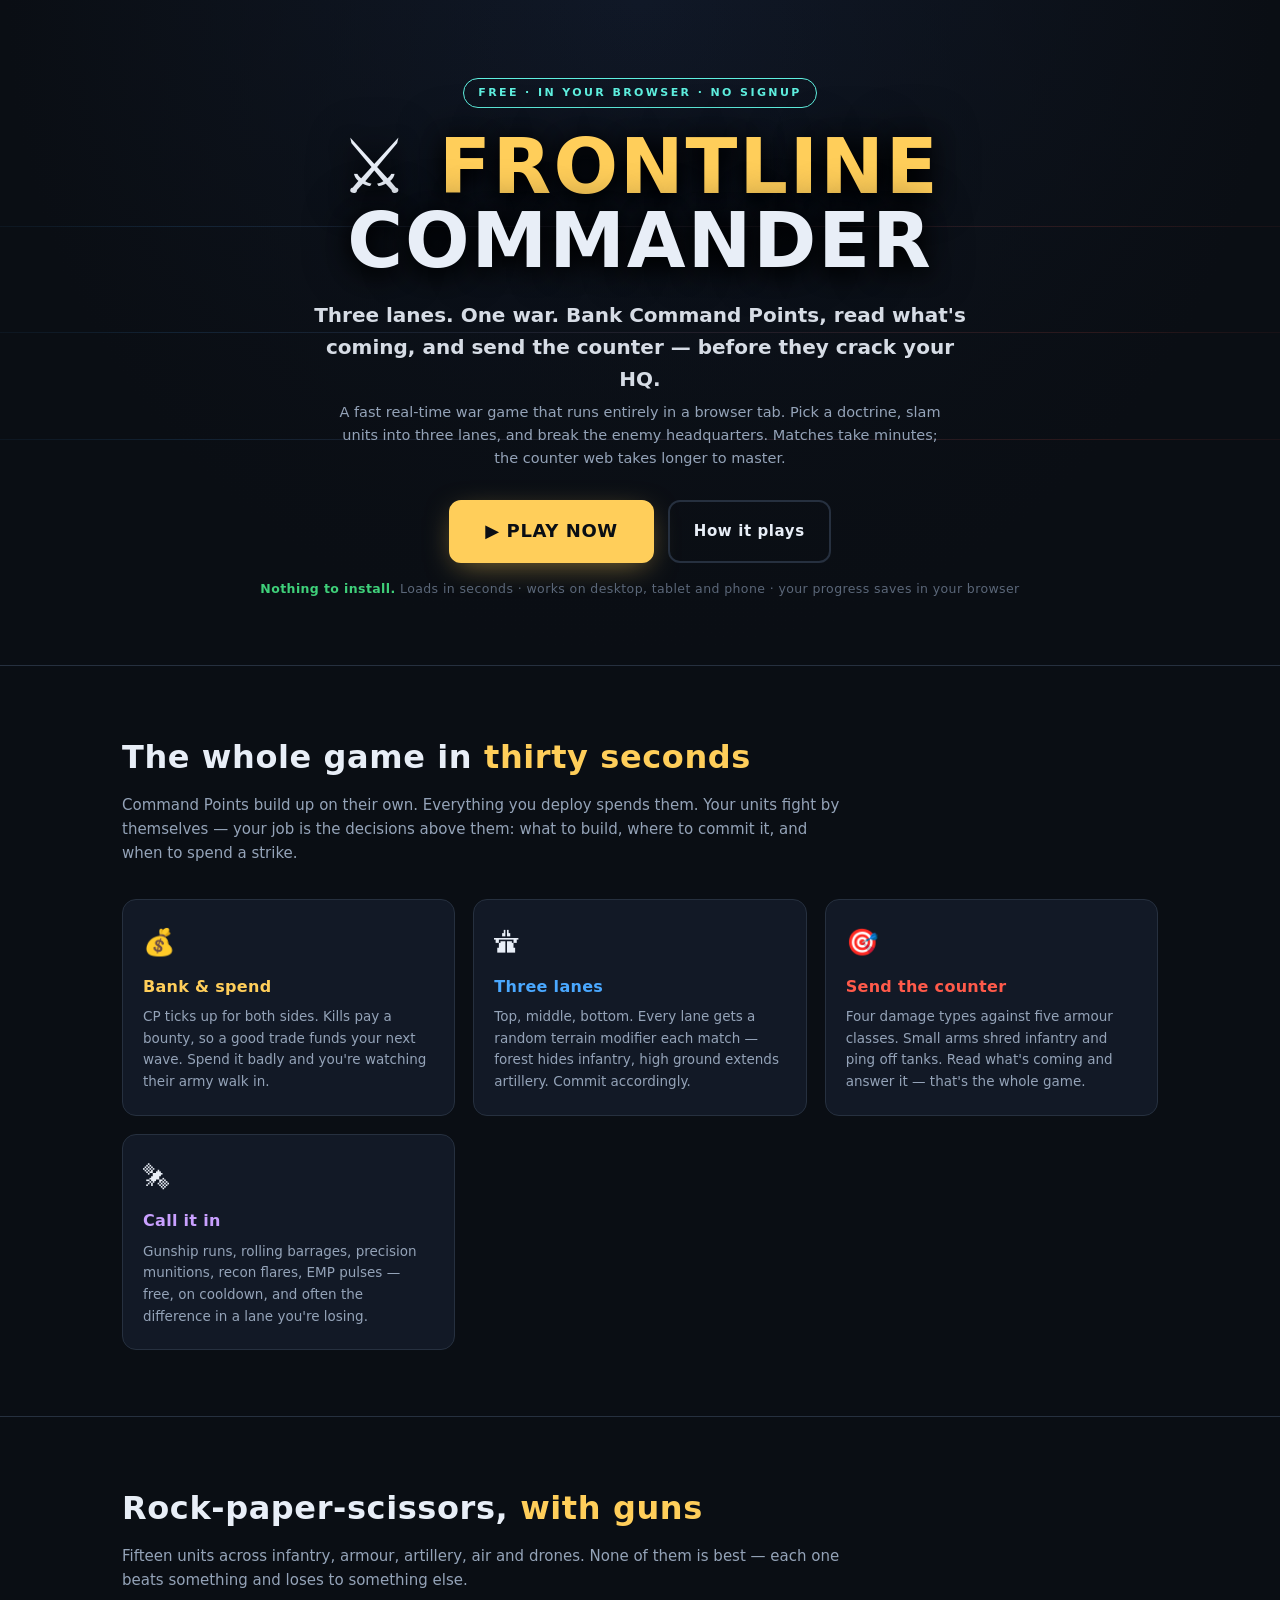
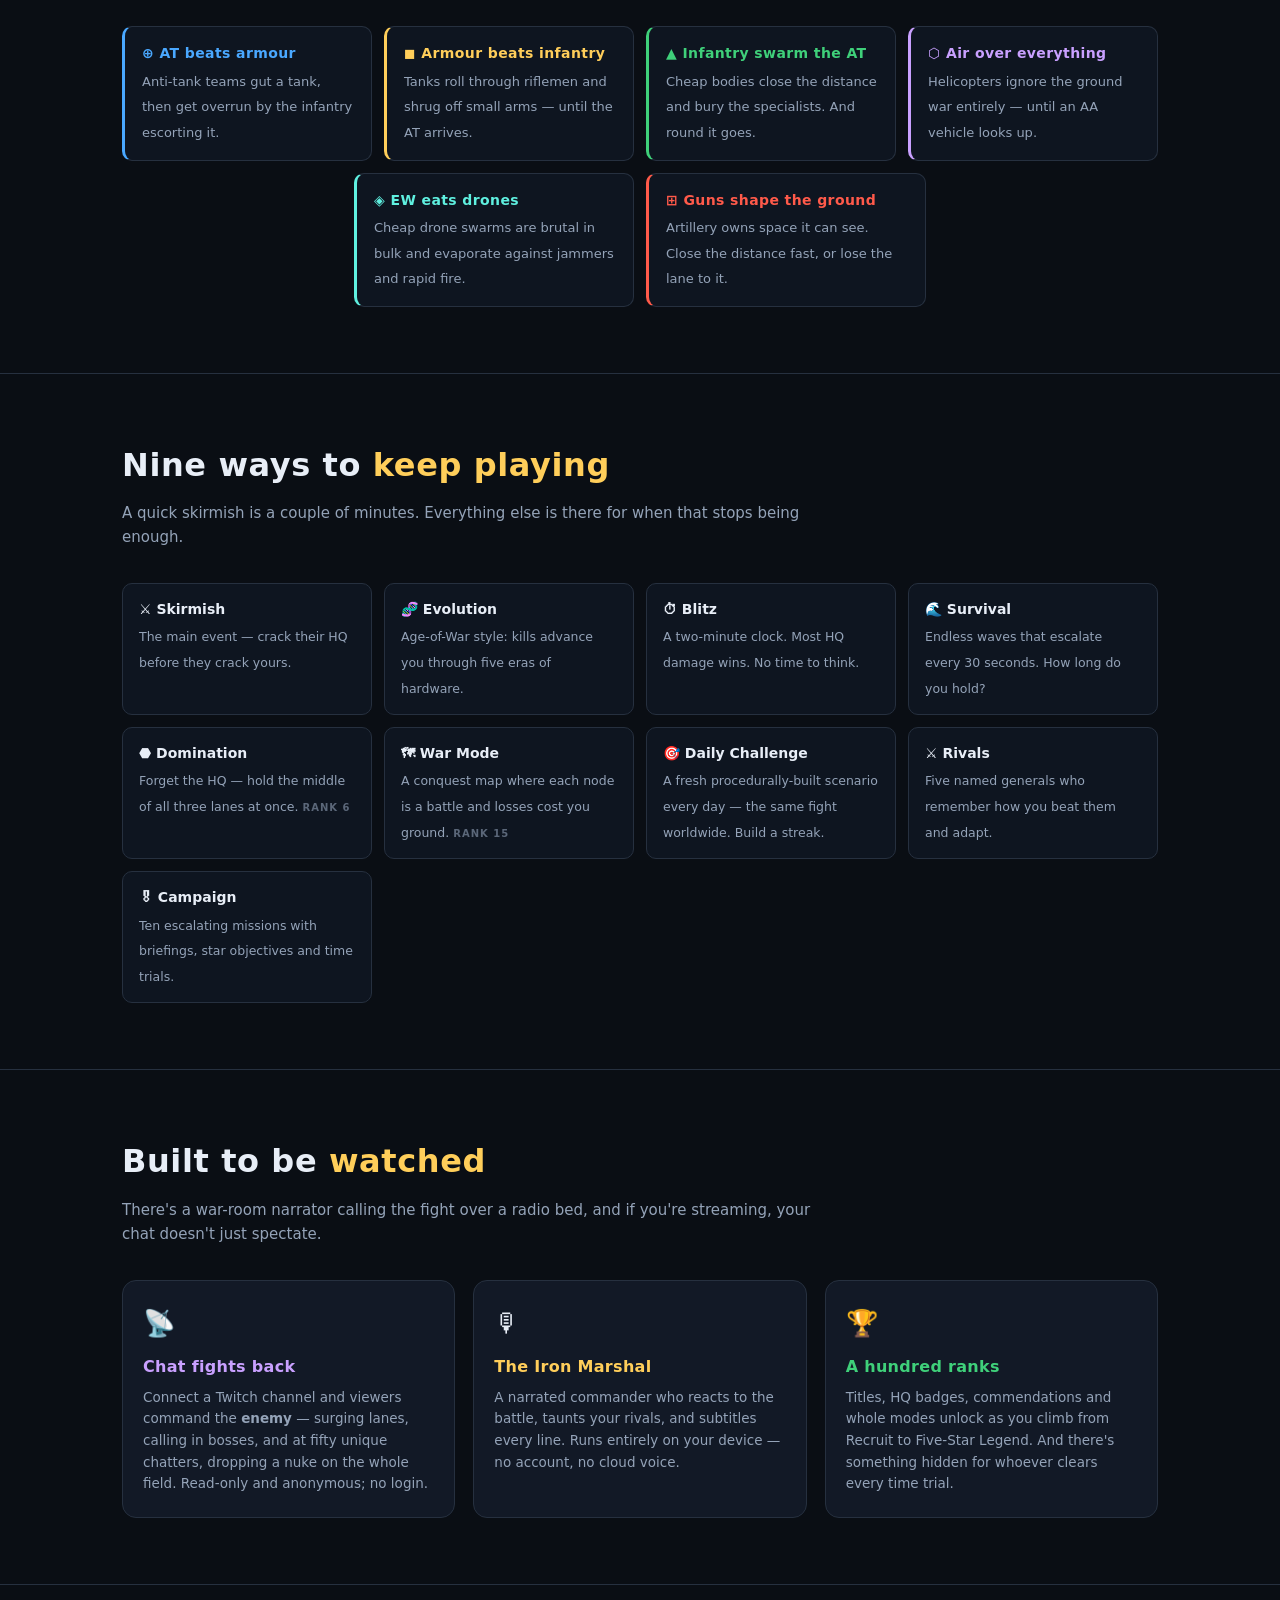
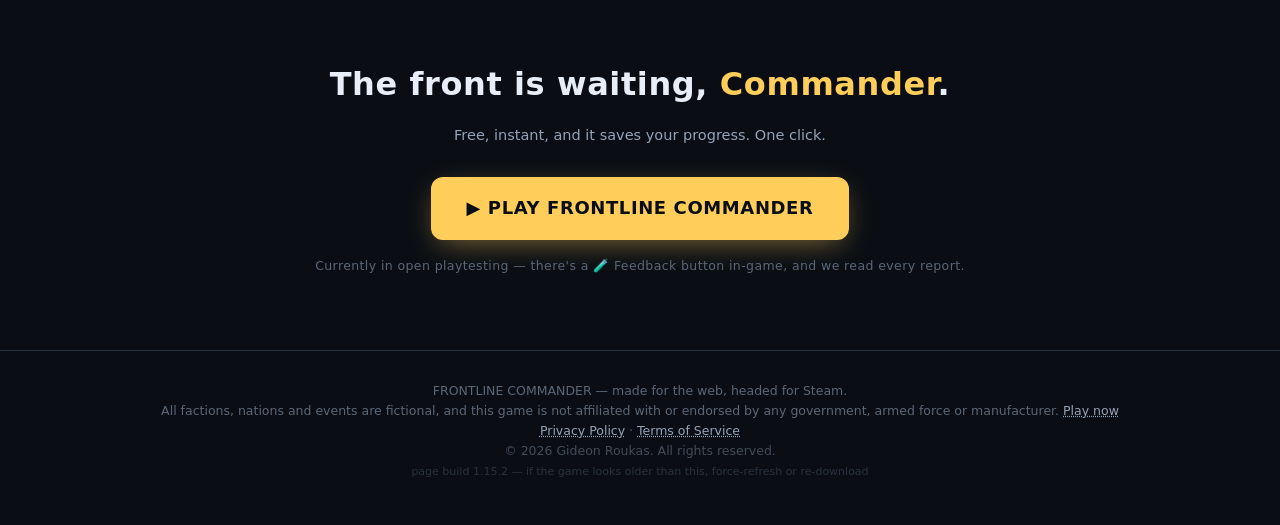
<file: index.html>
<!DOCTYPE html>
<html lang="en">
<head>
<!-- FRONTLINE COMMANDER — Copyright (c) 2026 Gideon Roukas. All rights reserved. See LICENSE. -->
<meta charset="utf-8">
<meta name="viewport" content="width=device-width,initial-scale=1">
<title>FRONTLINE COMMANDER — a fast, free browser war game</title>
<meta name="description" content="A free three-lane war game you can play instantly in your browser. Real counters, nine doctrines, a narrated war-room, and Twitch chat that fights on the enemy's side. No download, no signup.">
<meta name="theme-color" content="#0a0e14">
<link rel="icon" href="data:image/svg+xml,%3Csvg xmlns='http://www.w3.org/2000/svg' viewBox='0 0 100 100'%3E%3Ctext y='.9em' font-size='90'%3E%E2%9A%94%EF%B8%8F%3C/text%3E%3C/svg%3E">
<meta property="og:type" content="website">
<meta property="og:title" content="FRONTLINE COMMANDER — a fast, free browser war game">
<meta property="og:description" content="Three lanes. Real counters. A narrated war-room and a chat that fights against you. Free in your browser — no download, no signup.">
<!-- og:image/twitter:image need a real URL once this page has a live domain (twitter:card=
     summary_large_image silently falls back to a bare text link with no image otherwise — fill
     in the full https://... path alongside og:url the same day the domain is set). -->
<meta property="og:image" content="og-image.png">
<meta property="og:image:width" content="1200">
<meta property="og:image:height" content="630">
<meta property="og:image:alt" content="FRONTLINE COMMANDER — bank the points, break the line, take the war.">
<meta name="twitter:card" content="summary_large_image">
<meta name="twitter:title" content="FRONTLINE COMMANDER — a fast, free browser war game">
<meta name="twitter:description" content="Three lanes. Real counters. Free in your browser — no download, no signup.">
<meta name="twitter:image" content="og-image.png">
<meta name="robots" content="index,follow">
<!-- default-src 'none': every capability is denied unless granted below (matches the game's CSP) -->
<meta http-equiv="Content-Security-Policy" content="default-src 'none'; script-src 'self' 'unsafe-inline'; style-src 'self' 'unsafe-inline'; connect-src 'self' https://*.goatcounter.com; img-src 'self' data: https://*.goatcounter.com; media-src 'none'; worker-src 'none'; frame-src 'none'; form-action 'none'; object-src 'none'; base-uri 'none'">
<!-- No-cache: some phones/mail clients aggressively cache a same-named local HTML file and keep
     serving it after we've pushed a newer build. This costs nothing on a real server (revalidated
     every load) and helps rule out "why am I seeing an old version" reports. -->
<meta http-equiv="Cache-Control" content="no-cache, no-store, must-revalidate">
<meta http-equiv="Pragma" content="no-cache">
<meta http-equiv="Expires" content="0">
<style>
  /* Self-contained on purpose — same rule as the game itself: this page must work when it's the
     only file on the server, with no build step, no CDN, and no external font. */
  :root{
    --bg:#0a0e14; --panel:#121926; --panel2:#0e1520; --line:#26303f;
    --ink:#e8eef7; --dim:#94a3b8; --faint:#5b6779;
    --gold:#ffce5a; --blue:#4aa8ff; --red:#ff5a4a; --good:#3fd07a; --purple:#c9a0ff; --cyan:#5ff0e0;
    --font:'Segoe UI',system-ui,-apple-system,Roboto,Helvetica,Arial,sans-serif;
    --mono:'SFMono-Regular',Consolas,'Liberation Mono',Menlo,monospace;
  }
  *{margin:0;padding:0;box-sizing:border-box;}
  html{scroll-behavior:smooth;}
  body{background:var(--bg);color:var(--ink);font-family:var(--font);line-height:1.6;overflow-x:hidden;}
  a{color:inherit;text-decoration:none;}
  .wrap{max-width:1080px;margin:0 auto;padding:0 22px;}

  /* ── HERO ─────────────────────────────────────────────────────────────── */
  header{position:relative;overflow:hidden;border-bottom:1px solid var(--line);
    background:radial-gradient(ellipse at 50% 0%,#16203100 0%,#0a0e14 70%),linear-gradient(180deg,#101827,#0a0e14);}
  /* three faint lanes drifting behind the hero — the game's core shape as set dressing */
  .lanes{position:absolute;inset:0;pointer-events:none;opacity:.5;}
  .lane{position:absolute;left:-10%;width:120%;height:1px;background:linear-gradient(90deg,transparent,#4aa8ff44 20%,#ff5a4a44 80%,transparent);}
  .lane:nth-child(1){top:34%;} .lane:nth-child(2){top:50%;} .lane:nth-child(3){top:66%;}
  .tracer{position:absolute;height:2px;width:90px;border-radius:2px;
    background:linear-gradient(90deg,transparent,#ffe27a,#fff,transparent);
    filter:drop-shadow(0 0 5px #ffce5a);animation:fly 5.5s linear infinite;opacity:0;}
  .tracer.t1{top:34%;animation-delay:0s;} .tracer.t2{top:50%;animation-delay:1.9s;} .tracer.t3{top:66%;animation-delay:3.6s;}
  @keyframes fly{0%{left:-12%;opacity:0;}8%{opacity:1;}80%{opacity:1;}100%{left:104%;opacity:0;}}
  .hero{position:relative;z-index:2;text-align:center;padding:78px 0 66px;}
  .badge{display:inline-block;font-size:11px;font-weight:800;letter-spacing:2.4px;text-transform:uppercase;
    color:var(--cyan);border:1px solid var(--cyan);border-radius:20px;padding:5px 14px;margin-bottom:22px;}
  h1{font-size:clamp(38px,8.5vw,76px);font-weight:900;letter-spacing:2px;line-height:.98;
    text-shadow:0 0 46px #000,0 6px 22px #000;}
  h1 b{color:var(--gold);} h1 span{color:var(--ink);display:block;}
  .tag{font-size:clamp(15px,2.4vw,20px);color:var(--ink);opacity:.92;margin:20px auto 6px;max-width:660px;font-weight:600;}
  .sub{font-size:14.5px;color:var(--dim);max-width:610px;margin:0 auto 30px;}
  .cta-row{display:flex;gap:14px;justify-content:center;flex-wrap:wrap;margin-bottom:16px;}
  .cta{display:inline-flex;align-items:center;gap:10px;padding:15px 34px;border-radius:12px;font-weight:900;
    font-size:18px;letter-spacing:.6px;border:2px solid var(--gold);background:var(--gold);color:#0a0e14;
    transition:.14s;box-shadow:0 8px 30px -8px #ffce5a88;}
  .cta:hover{transform:translateY(-2px);box-shadow:0 14px 38px -8px #ffce5aaa;}
  .cta.ghost{background:transparent;color:var(--ink);border-color:var(--line);box-shadow:none;font-size:15px;padding:15px 24px;}
  .cta.ghost:hover{border-color:var(--blue);color:var(--blue);}
  .noteline{font-size:12.5px;color:var(--faint);letter-spacing:.4px;}
  .noteline b{color:var(--good);}

  /* ── SECTIONS ─────────────────────────────────────────────────────────── */
  section{padding:66px 0;border-bottom:1px solid var(--line);}
  h2{font-size:clamp(23px,3.6vw,32px);font-weight:900;letter-spacing:.6px;margin-bottom:10px;}
  h2 em{color:var(--gold);font-style:normal;}
  .lede{color:var(--dim);font-size:15px;max-width:720px;margin-bottom:34px;}

  .grid{display:grid;grid-template-columns:repeat(auto-fit,minmax(268px,1fr));gap:18px;}
  .card{background:var(--panel);border:1px solid var(--line);border-radius:14px;padding:22px 20px;transition:.15s;}
  .card:hover{transform:translateY(-3px);border-color:var(--bc,var(--blue));box-shadow:0 14px 34px -14px #000d;}
  .card .ic{font-size:26px;display:block;margin-bottom:10px;}
  .card h3{font-size:16px;font-weight:800;margin-bottom:7px;color:var(--bc,var(--ink));letter-spacing:.3px;}
  .card p{font-size:13.5px;color:var(--dim);}

  /* counter triangle */
  .counters{display:flex;gap:12px;flex-wrap:wrap;justify-content:center;margin-top:8px;}
  .ctr{flex:1 1 210px;max-width:280px;background:var(--panel2);border:1px solid var(--line);border-left:3px solid var(--cc,var(--gold));
    border-radius:10px;padding:15px 17px;}
  .ctr b{color:var(--cc,var(--gold));font-size:14px;display:block;margin-bottom:3px;letter-spacing:.4px;}
  .ctr span{font-size:13px;color:var(--dim);}

  /* modes list */
  .modes{display:grid;grid-template-columns:repeat(auto-fit,minmax(230px,1fr));gap:12px;}
  .mode{background:var(--panel2);border:1px solid var(--line);border-radius:10px;padding:14px 16px;}
  .mode b{display:block;font-size:14px;color:var(--ink);margin-bottom:3px;}
  .mode span{font-size:12.5px;color:var(--dim);}
  .mode .lk{font-size:10px;font-weight:800;letter-spacing:1px;color:var(--faint);text-transform:uppercase;}

  .final{text-align:center;padding:74px 0;}
  .final h2{margin-bottom:14px;}
  footer{padding:30px 0 44px;text-align:center;color:var(--faint);font-size:12.5px;}
  footer a{color:var(--dim);text-decoration:underline dotted;}
  footer a:hover{color:var(--gold);}

  @media (prefers-reduced-motion:reduce){ .tracer{animation:none;opacity:0;} html{scroll-behavior:auto;} }
  @media (max-width:640px){ .hero{padding:56px 0 48px;} section{padding:48px 0;} .cta{width:100%;justify-content:center;} }
</style>
</head>
<body>

<header>
  <div class="lanes" aria-hidden="true">
    <div class="lane"></div><div class="lane"></div><div class="lane"></div>
    <div class="tracer t1"></div><div class="tracer t2"></div><div class="tracer t3"></div>
  </div>
  <div class="wrap hero">
    <div class="badge">Free · In your browser · No signup</div>
    <h1>⚔ <b>FRONTLINE</b><span>COMMANDER</span></h1>
    <p class="tag">Three lanes. One war. Bank Command Points, read what's coming, and send the counter — before they crack your HQ.</p>
    <p class="sub">A fast real-time war game that runs entirely in a browser tab. Pick a doctrine, slam units into three lanes, and break the enemy headquarters. Matches take minutes; the counter web takes longer to master.</p>
    <div class="cta-row">
      <a class="cta" href="wargame.html">▶ PLAY NOW</a>
      <a class="cta ghost" href="#how">How it plays</a>
    </div>
    <p class="noteline"><b>Nothing to install.</b> Loads in seconds · works on desktop, tablet and phone · your progress saves in your browser</p>
  </div>
</header>

<section id="how">
  <div class="wrap">
    <h2>The whole game in <em>thirty seconds</em></h2>
    <p class="lede">Command Points build up on their own. Everything you deploy spends them. Your units fight by themselves — your job is the decisions above them: what to build, where to commit it, and when to spend a strike.</p>
    <div class="grid">
      <div class="card" style="--bc:var(--gold)">
        <span class="ic">💰</span><h3>Bank &amp; spend</h3>
        <p>CP ticks up for both sides. Kills pay a bounty, so a good trade funds your next wave. Spend it badly and you're watching their army walk in.</p>
      </div>
      <div class="card" style="--bc:var(--blue)">
        <span class="ic">🛣</span><h3>Three lanes</h3>
        <p>Top, middle, bottom. Every lane gets a random terrain modifier each match — forest hides infantry, high ground extends artillery. Commit accordingly.</p>
      </div>
      <div class="card" style="--bc:var(--red)">
        <span class="ic">🎯</span><h3>Send the counter</h3>
        <p>Four damage types against five armour classes. Small arms shred infantry and ping off tanks. Read what's coming and answer it — that's the whole game.</p>
      </div>
      <div class="card" style="--bc:var(--purple)">
        <span class="ic">🛰</span><h3>Call it in</h3>
        <p>Gunship runs, rolling barrages, precision munitions, recon flares, EMP pulses — free, on cooldown, and often the difference in a lane you're losing.</p>
      </div>
    </div>
  </div>
</section>

<section>
  <div class="wrap">
    <h2>Rock-paper-scissors, <em>with guns</em></h2>
    <p class="lede">Fifteen units across infantry, armour, artillery, air and drones. None of them is best — each one beats something and loses to something else.</p>
    <div class="counters">
      <div class="ctr" style="--cc:var(--blue)"><b>⊕ AT beats armour</b><span>Anti-tank teams gut a tank, then get overrun by the infantry escorting it.</span></div>
      <div class="ctr" style="--cc:var(--gold)"><b>◼ Armour beats infantry</b><span>Tanks roll through riflemen and shrug off small arms — until the AT arrives.</span></div>
      <div class="ctr" style="--cc:var(--good)"><b>▲ Infantry swarm the AT</b><span>Cheap bodies close the distance and bury the specialists. And round it goes.</span></div>
      <div class="ctr" style="--cc:var(--purple)"><b>⬡ Air over everything</b><span>Helicopters ignore the ground war entirely — until an AA vehicle looks up.</span></div>
      <div class="ctr" style="--cc:var(--cyan)"><b>◈ EW eats drones</b><span>Cheap drone swarms are brutal in bulk and evaporate against jammers and rapid fire.</span></div>
      <div class="ctr" style="--cc:var(--red)"><b>⊞ Guns shape the ground</b><span>Artillery owns space it can see. Close the distance fast, or lose the lane to it.</span></div>
    </div>
  </div>
</section>

<section>
  <div class="wrap">
    <h2>Nine ways to <em>keep playing</em></h2>
    <p class="lede">A quick skirmish is a couple of minutes. Everything else is there for when that stops being enough.</p>
    <div class="modes">
      <div class="mode"><b>⚔ Skirmish</b><span>The main event — crack their HQ before they crack yours.</span></div>
      <div class="mode"><b>🧬 Evolution</b><span>Age-of-War style: kills advance you through five eras of hardware.</span></div>
      <div class="mode"><b>⏱ Blitz</b><span>A two-minute clock. Most HQ damage wins. No time to think.</span></div>
      <div class="mode"><b>🌊 Survival</b><span>Endless waves that escalate every 30 seconds. How long do you hold?</span></div>
      <div class="mode"><b>⬣ Domination</b><span>Forget the HQ — hold the middle of all three lanes at once. <span class="lk">Rank 6</span></span></div>
      <div class="mode"><b>🗺 War Mode</b><span>A conquest map where each node is a battle and losses cost you ground. <span class="lk">Rank 15</span></span></div>
      <div class="mode"><b>🎯 Daily Challenge</b><span>A fresh procedurally-built scenario every day — the same fight worldwide. Build a streak.</span></div>
      <div class="mode"><b>⚔ Rivals</b><span>Five named generals who remember how you beat them and adapt.</span></div>
      <div class="mode"><b>🎖 Campaign</b><span>Ten escalating missions with briefings, star objectives and time trials.</span></div>
    </div>
  </div>
</section>

<section>
  <div class="wrap">
    <h2>Built to be <em>watched</em></h2>
    <p class="lede">There's a war-room narrator calling the fight over a radio bed, and if you're streaming, your chat doesn't just spectate.</p>
    <div class="grid">
      <div class="card" style="--bc:var(--purple)">
        <span class="ic">📡</span><h3>Chat fights back</h3>
        <p>Connect a Twitch channel and viewers command the <b>enemy</b> — surging lanes, calling in bosses, and at fifty unique chatters, dropping a nuke on the whole field. Read-only and anonymous; no login.</p>
      </div>
      <div class="card" style="--bc:var(--gold)">
        <span class="ic">🎙</span><h3>The Iron Marshal</h3>
        <p>A narrated commander who reacts to the battle, taunts your rivals, and subtitles every line. Runs entirely on your device — no account, no cloud voice.</p>
      </div>
      <div class="card" style="--bc:var(--good)">
        <span class="ic">🏆</span><h3>A hundred ranks</h3>
        <p>Titles, HQ badges, commendations and whole modes unlock as you climb from Recruit to Five-Star Legend. And there's something hidden for whoever clears every time trial.</p>
      </div>
    </div>
  </div>
</section>

<section class="final">
  <div class="wrap">
    <h2>The front is waiting, <em>Commander</em>.</h2>
    <p class="sub">Free, instant, and it saves your progress. One click.</p>
    <div class="cta-row"><a class="cta" href="wargame.html">▶ PLAY FRONTLINE COMMANDER</a></div>
    <p class="noteline">Currently in open playtesting — there's a 🧪 Feedback button in-game, and we read every report.</p>
  </div>
</section>

<footer>
  <div class="wrap">
    FRONTLINE COMMANDER — made for the web, headed for Steam.<br>
    All factions, nations and events are fictional, and this game is not affiliated with or endorsed
    by any government, armed force or manufacturer. <a href="wargame.html">Play now</a><br>
    <a href="privacy.html">Privacy Policy</a> · <a href="terms.html">Terms of Service</a><br>
    <span style="opacity:.7">© 2026 Gideon Roukas. All rights reserved.</span><br>
    <span style="opacity:.4;font-size:11px">page build 1.15.2 — if the game looks older than this, force-refresh or re-download</span>
  </div>
</footer>

<script>
/* Same privacy-friendly, cookieless counter the game uses, so landing-page views and
   play-clicks can be compared against each other (that ratio IS the conversion rate).
   No-ops until ANALYTICS_SITE is filled in — keep it identical to the value in wargame.html. */
var ANALYTICS_SITE = 'https://zeusrgr.goatcounter.com'; // kept identical to wargame.html
function gcSend(path,title,isEvent){
  if(!/^https:\/\/[a-z0-9-]+\.goatcounter\.com/i.test(ANALYTICS_SITE||''))return;
  try{
    var q='?p='+encodeURIComponent(path||location.pathname||'/')
      +'&t='+encodeURIComponent(title||document.title)
      +(isEvent?'&e=1':'')
      +'&r='+encodeURIComponent(document.referrer||'')
      +'&rnd='+Math.random().toString(36).slice(2);
    var img=new Image(); img.referrerPolicy='no-referrer-when-downgrade';
    img.src=ANALYTICS_SITE.replace(/\/+$/,'')+'/count'+q;
  }catch(e){}
}
try{ gcSend(); }catch(e){}
// count every route into the game so we can measure landing-page → play conversion
try{
  document.querySelectorAll('a[href="wargame.html"]').forEach(function(a){
    a.addEventListener('click',function(){ try{ gcSend('event/landing-play','landing-play',true); }catch(e){} });
  });
}catch(e){}
</script>
</body>
</html>
</file>
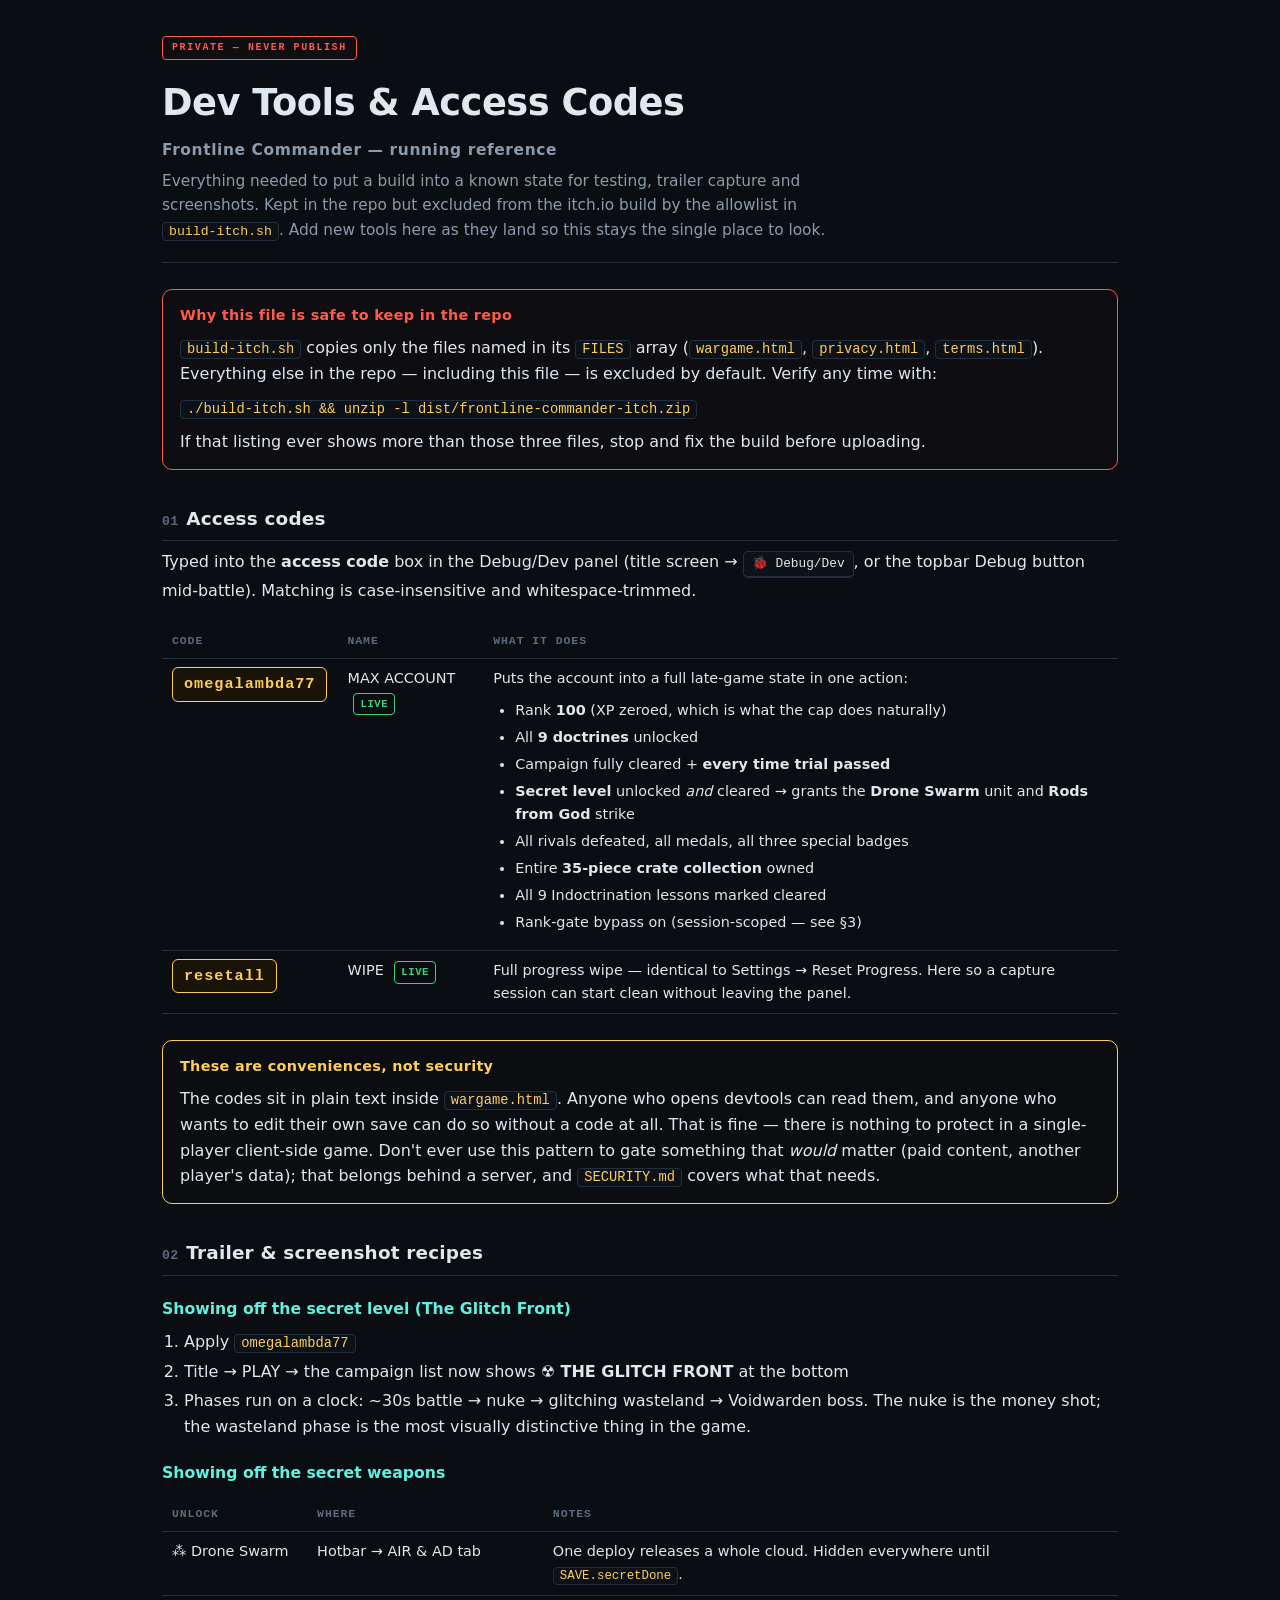
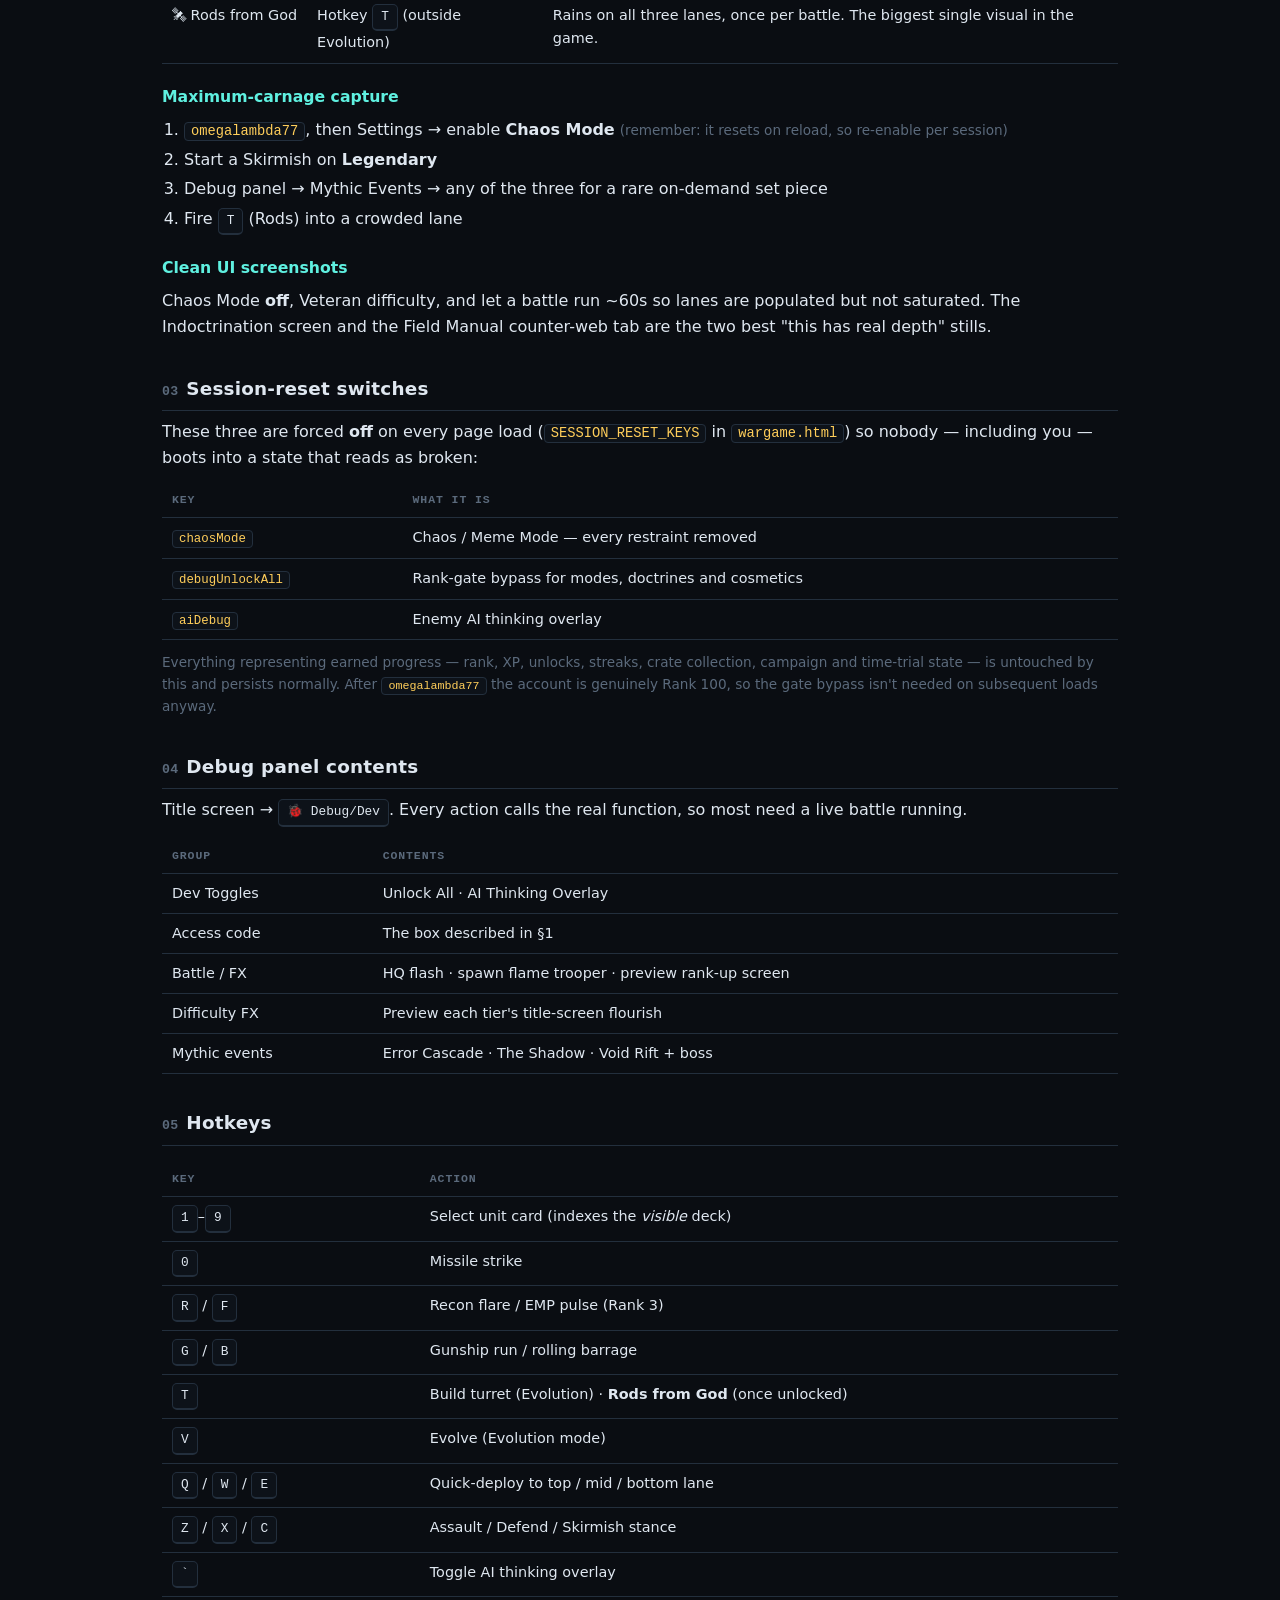
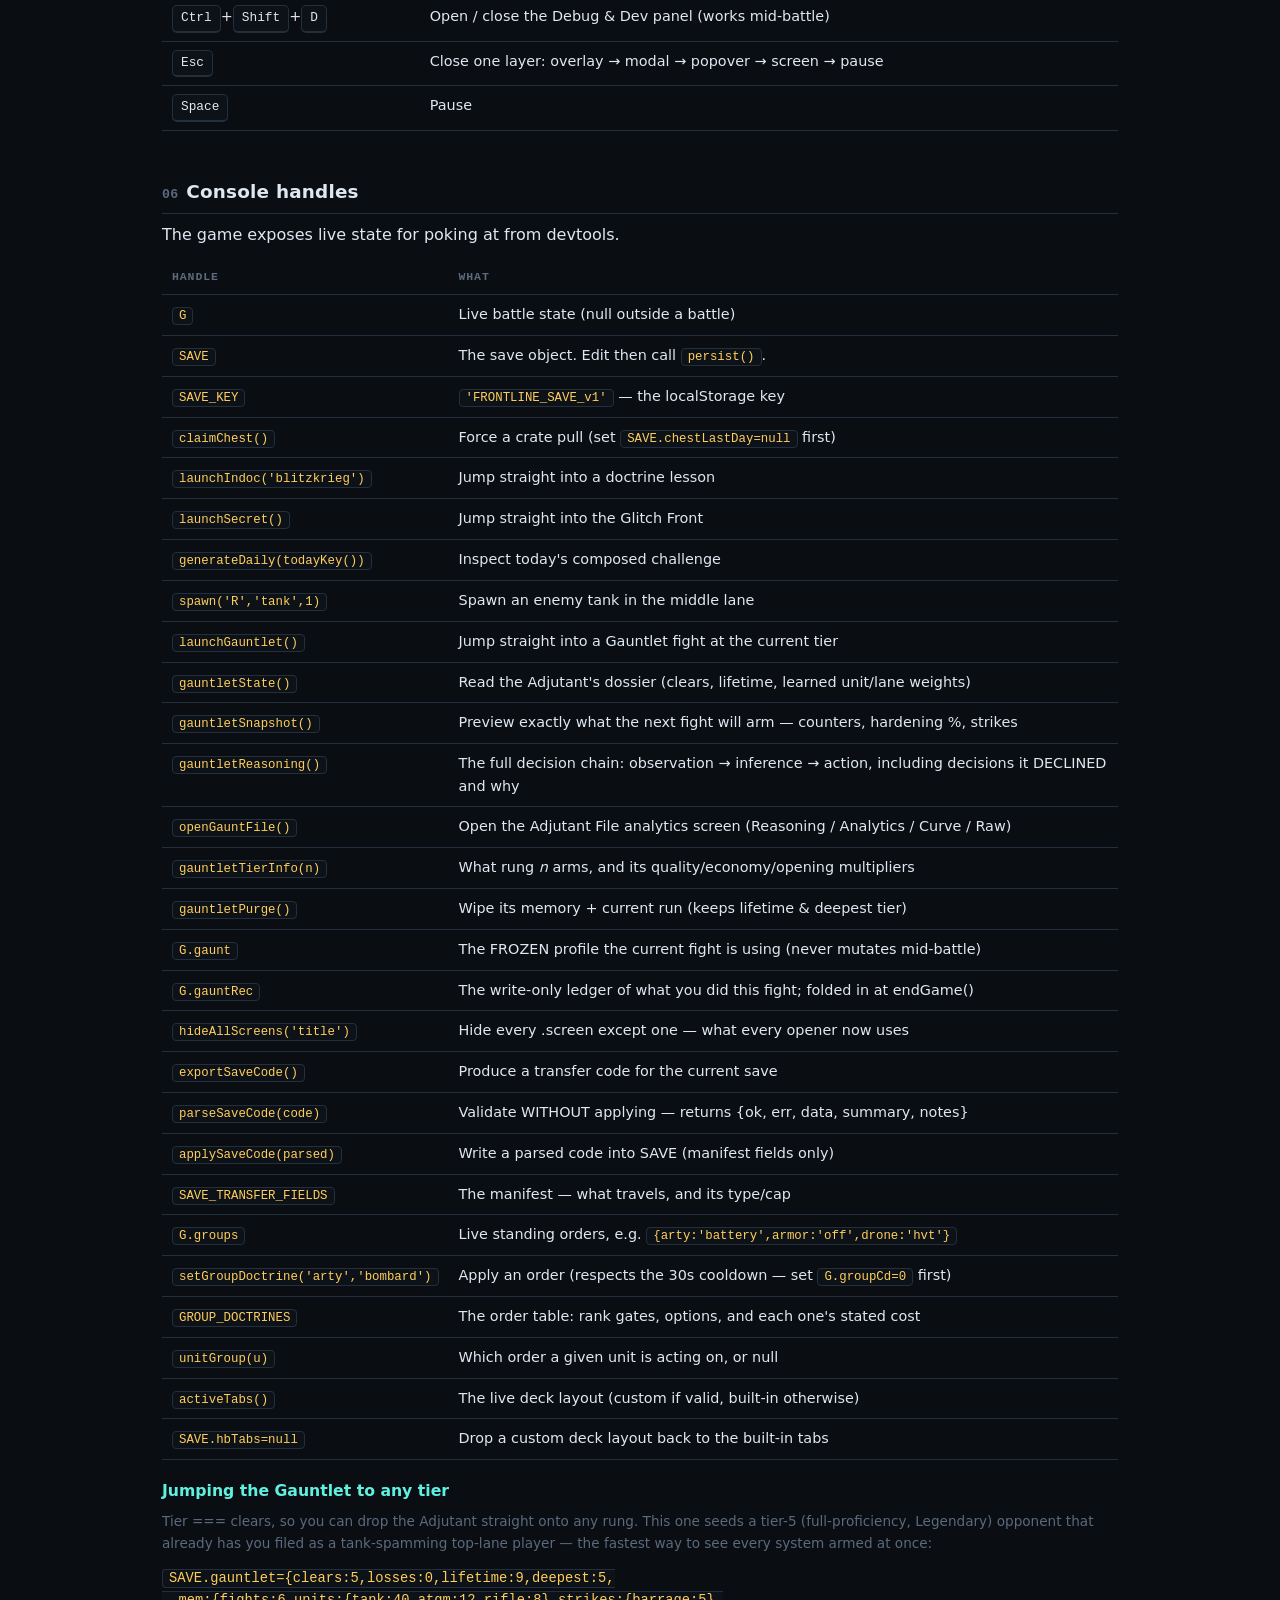
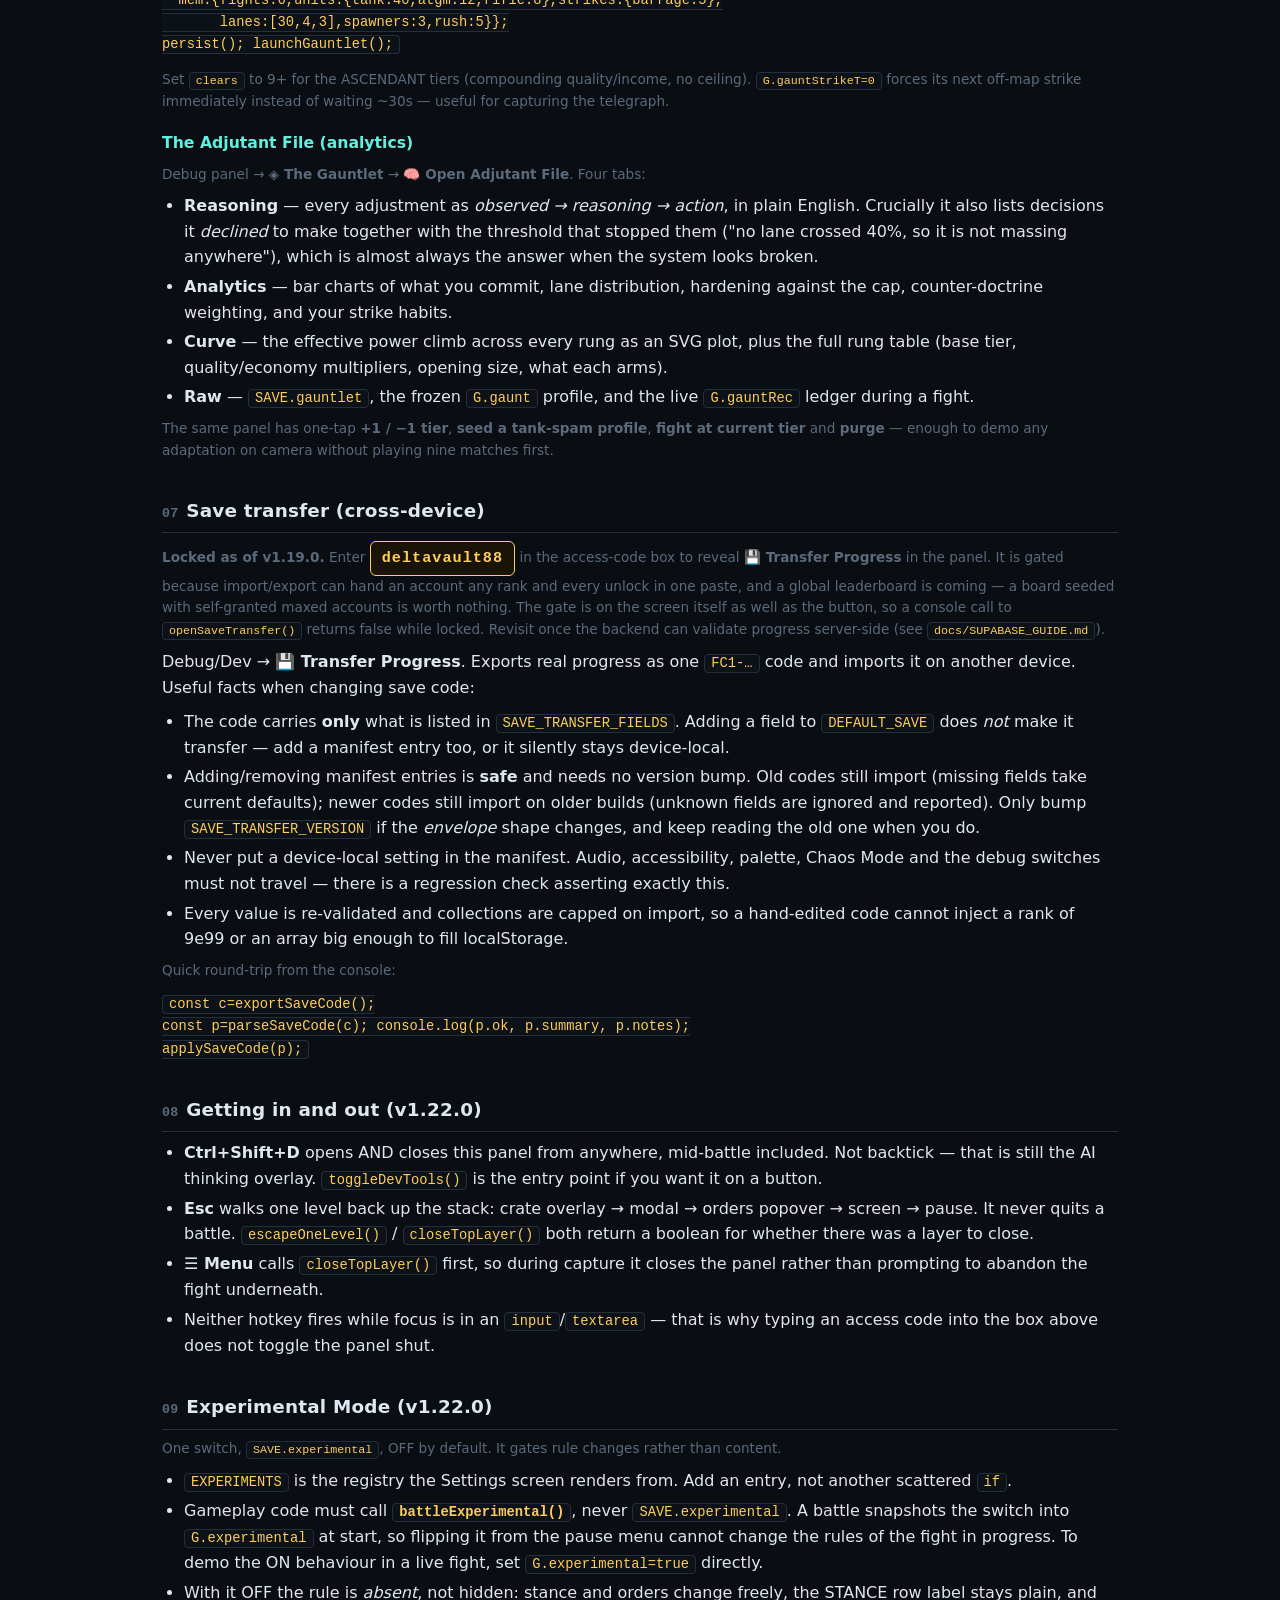
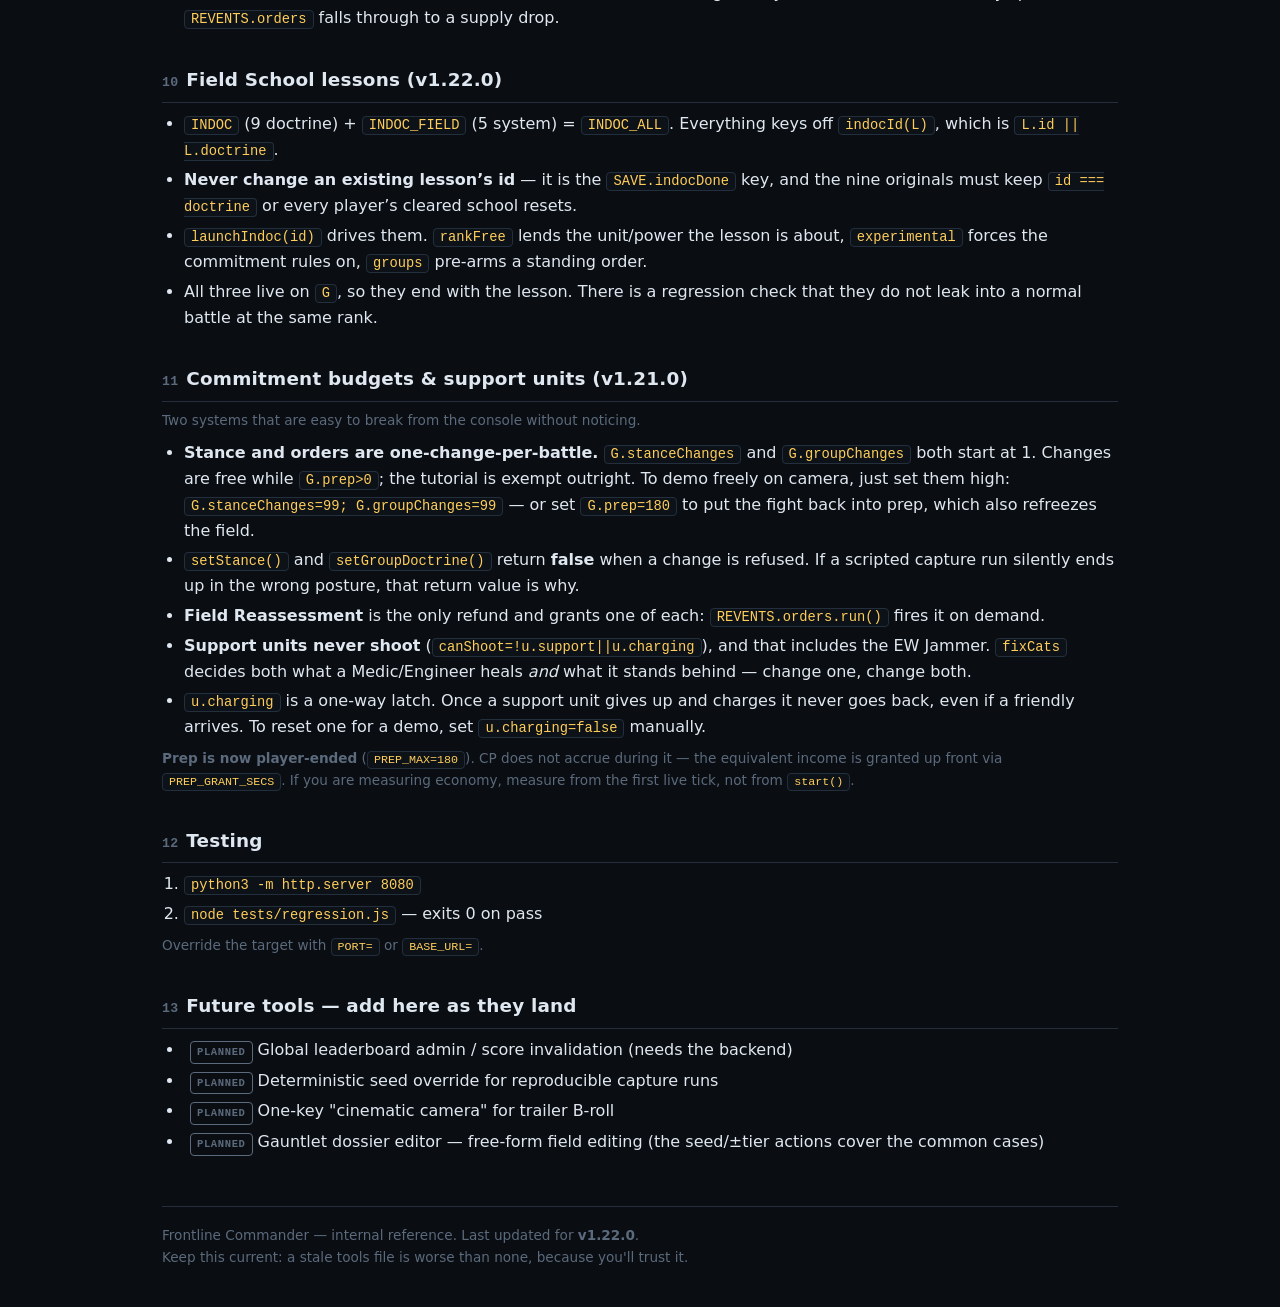
<file: DEV_TOOLS.html>
<!doctype html>
<html lang="en">
<head>
<meta charset="utf-8">
<meta name="viewport" content="width=device-width,initial-scale=1">
<meta name="robots" content="noindex,nofollow">
<title>Frontline Commander — Dev Tools &amp; Access Codes</title>
<!--
  ══════════════════════════════════════════════════════════════════════════════
  PRIVATE — DO NOT PUBLISH.

  This file is a personal reference for developer tools, access codes and testing
  shortcuts. It is deliberately NOT in build-itch.sh's FILES allowlist, so running
  ./build-itch.sh will never copy it into dist/ or the itch.io zip. That allowlist
  is the safety mechanism: it copies only the files named in it, so any new file
  added to this repo is excluded by default rather than shipped by accident.

  If you ever switch the build to a denylist or a "zip the folder" approach, this
  file becomes public. Don't.
  ══════════════════════════════════════════════════════════════════════════════
-->
<style>
  :root{
    --bg:#0a0d12; --panel:#111722; --panel2:#0d1219; --line:#232f3d;
    --ink:#dfe7f0; --dim:#8b9bad; --faint:#5b6a7c;
    --gold:#ffce5a; --cyan:#5ff0e0; --red:#ff5a4a; --good:#3fd07a; --purple:#c9a0ff;
    --mono:ui-monospace,'SF Mono','Cascadia Mono',Consolas,'Roboto Mono',monospace;
  }
  *{box-sizing:border-box;}
  body{margin:0;background:var(--bg);color:var(--ink);line-height:1.6;
    font-family:-apple-system,BlinkMacSystemFont,'Segoe UI',system-ui,sans-serif;}
  .wrap{max-width:1000px;margin:0 auto;padding:32px 22px 80px;}
  header{border-bottom:1px solid var(--line);padding-bottom:20px;margin-bottom:26px;}
  .stamp{display:inline-block;font-family:var(--mono);font-size:10px;font-weight:800;
    letter-spacing:1.6px;text-transform:uppercase;color:var(--red);
    border:1px solid var(--red);border-radius:4px;padding:3px 9px;background:#2a141033;}
  h1{font-size:clamp(1.7rem,4vw,2.3rem);margin:14px 0 6px;letter-spacing:-.5px;}
  h1 span{display:block;font-size:.42em;font-weight:600;color:var(--dim);letter-spacing:.6px;margin-top:5px;}
  .lede{color:var(--dim);max-width:70ch;margin:0;font-size:.96rem;}
  h2{font-size:1.15rem;margin:34px 0 4px;padding-bottom:7px;border-bottom:1px solid var(--line);
    letter-spacing:.2px;}
  h2 .n{font-family:var(--mono);font-size:.72em;color:var(--faint);margin-right:8px;}
  h3{font-size:.98rem;margin:20px 0 6px;color:var(--cyan);}
  p{margin:8px 0;}
  code,kbd{font-family:var(--mono);font-size:.86em;background:var(--panel2);
    border:1px solid var(--line);border-radius:4px;padding:1px 6px;color:var(--gold);}
  table{width:100%;border-collapse:collapse;margin:12px 0;font-size:.9rem;}
  th,td{text-align:left;padding:8px 10px;border-bottom:1px solid var(--line);vertical-align:top;}
  th{font-family:var(--mono);font-size:.72rem;letter-spacing:.9px;text-transform:uppercase;
    color:var(--faint);font-weight:800;}
  td:first-child{white-space:nowrap;}
  .scroll{overflow-x:auto;}
  .card{background:var(--panel);border:1px solid var(--line);border-radius:10px;padding:14px 17px;margin:14px 0;}
  .card.warn{border-color:var(--gold);background:#1a140822;}
  .card.danger{border-color:var(--red);background:#2a141022;}
  .card h4{margin:0 0 6px;font-size:.9rem;color:var(--gold);letter-spacing:.3px;}
  .card.danger h4{color:var(--red);}
  .card p:last-child{margin-bottom:0;}
  ul,ol{margin:8px 0;padding-left:22px;} li{margin:4px 0;}
  .code-chip{display:inline-block;font-family:var(--mono);font-weight:800;font-size:.95rem;
    color:var(--gold);background:#1a1408;border:1.5px solid var(--gold);border-radius:6px;
    padding:4px 11px;letter-spacing:1px;}
  .key{display:inline-block;font-family:var(--mono);font-size:.8rem;background:var(--panel2);
    border:1px solid var(--line);border-bottom-width:2px;border-radius:5px;padding:2px 8px;color:var(--ink);}
  .muted{color:var(--faint);font-size:.85rem;}
  .tag{display:inline-block;font-family:var(--mono);font-size:.66rem;font-weight:800;
    letter-spacing:.6px;text-transform:uppercase;padding:2px 6px;border-radius:4px;margin-left:6px;}
  .tag.live{color:var(--good);border:1px solid var(--good);}
  .tag.planned{color:var(--faint);border:1px solid var(--faint);}
  footer{margin-top:50px;padding-top:18px;border-top:1px solid var(--line);color:var(--faint);font-size:.85rem;}
  @media (max-width:620px){ td:first-child{white-space:normal;} }
</style>
</head>
<body>
<div class="wrap">

<header>
  <span class="stamp">Private — never publish</span>
  <h1>Dev Tools &amp; Access Codes<span>Frontline Commander — running reference</span></h1>
  <p class="lede">Everything needed to put a build into a known state for testing, trailer capture and
  screenshots. Kept in the repo but excluded from the itch.io build by the allowlist in
  <code>build-itch.sh</code>. Add new tools here as they land so this stays the single place to look.</p>
</header>

<div class="card danger">
  <h4>Why this file is safe to keep in the repo</h4>
  <p><code>build-itch.sh</code> copies only the files named in its <code>FILES</code> array
  (<code>wargame.html</code>, <code>privacy.html</code>, <code>terms.html</code>). Everything else in the
  repo — including this file — is excluded by default. Verify any time with:</p>
  <p><code>./build-itch.sh &amp;&amp; unzip -l dist/frontline-commander-itch.zip</code></p>
  <p>If that listing ever shows more than those three files, stop and fix the build before uploading.</p>
</div>

<h2><span class="n">01</span>Access codes</h2>
<p>Typed into the <strong>access code</strong> box in the Debug/Dev panel
(title screen → <span class="key">🐞 Debug/Dev</span>, or the topbar Debug button mid-battle).
Matching is case-insensitive and whitespace-trimmed.</p>

<div class="scroll">
<table>
  <tr><th>Code</th><th>Name</th><th>What it does</th></tr>
  <tr>
    <td><span class="code-chip">omegalambda77</span></td>
    <td>MAX ACCOUNT <span class="tag live">live</span></td>
    <td>
      Puts the account into a full late-game state in one action:
      <ul>
        <li>Rank <strong>100</strong> (XP zeroed, which is what the cap does naturally)</li>
        <li>All <strong>9 doctrines</strong> unlocked</li>
        <li>Campaign fully cleared + <strong>every time trial passed</strong></li>
        <li><strong>Secret level</strong> unlocked <em>and</em> cleared → grants the
            <strong>Drone Swarm</strong> unit and <strong>Rods from God</strong> strike</li>
        <li>All rivals defeated, all medals, all three special badges</li>
        <li>Entire <strong>35-piece crate collection</strong> owned</li>
        <li>All 9 Indoctrination lessons marked cleared</li>
        <li>Rank-gate bypass on (session-scoped — see §3)</li>
      </ul>
    </td>
  </tr>
  <tr>
    <td><span class="code-chip">resetall</span></td>
    <td>WIPE <span class="tag live">live</span></td>
    <td>Full progress wipe — identical to Settings → Reset Progress. Here so a capture
        session can start clean without leaving the panel.</td>
  </tr>
</table>
</div>

<div class="card warn">
  <h4>These are conveniences, not security</h4>
  <p>The codes sit in plain text inside <code>wargame.html</code>. Anyone who opens devtools can read
  them, and anyone who wants to edit their own save can do so without a code at all. That is fine —
  there is nothing to protect in a single-player client-side game. Don't ever use this pattern to gate
  something that <em>would</em> matter (paid content, another player's data); that belongs behind a
  server, and <code>SECURITY.md</code> covers what that needs.</p>
</div>

<h2><span class="n">02</span>Trailer &amp; screenshot recipes</h2>

<h3>Showing off the secret level (The Glitch Front)</h3>
<ol>
  <li>Apply <code>omegalambda77</code></li>
  <li>Title → PLAY → the campaign list now shows <strong>☢ THE GLITCH FRONT</strong> at the bottom</li>
  <li>Phases run on a clock: ~30s battle → nuke → glitching wasteland → Voidwarden boss.
      The nuke is the money shot; the wasteland phase is the most visually distinctive thing in the game.</li>
</ol>

<h3>Showing off the secret weapons</h3>
<table>
  <tr><th>Unlock</th><th>Where</th><th>Notes</th></tr>
  <tr><td>⁂ Drone Swarm</td><td>Hotbar → AIR &amp; AD tab</td>
      <td>One deploy releases a whole cloud. Hidden everywhere until <code>SAVE.secretDone</code>.</td></tr>
  <tr><td>🛰 Rods from God</td><td>Hotkey <span class="key">T</span> (outside Evolution)</td>
      <td>Rains on all three lanes, once per battle. The biggest single visual in the game.</td></tr>
</table>

<h3>Maximum-carnage capture</h3>
<ol>
  <li><code>omegalambda77</code>, then Settings → enable <strong>Chaos Mode</strong>
      <span class="muted">(remember: it resets on reload, so re-enable per session)</span></li>
  <li>Start a Skirmish on <strong>Legendary</strong></li>
  <li>Debug panel → Mythic Events → any of the three for a rare on-demand set piece</li>
  <li>Fire <span class="key">T</span> (Rods) into a crowded lane</li>
</ol>

<h3>Clean UI screenshots</h3>
<p>Chaos Mode <strong>off</strong>, Veteran difficulty, and let a battle run ~60s so lanes are populated
but not saturated. The Indoctrination screen and the Field Manual counter-web tab are the two best
"this has real depth" stills.</p>

<h2><span class="n">03</span>Session-reset switches</h2>
<p>These three are forced <strong>off</strong> on every page load
(<code>SESSION_RESET_KEYS</code> in <code>wargame.html</code>) so nobody — including you — boots into a
state that reads as broken:</p>
<table>
  <tr><th>Key</th><th>What it is</th></tr>
  <tr><td><code>chaosMode</code></td><td>Chaos / Meme Mode — every restraint removed</td></tr>
  <tr><td><code>debugUnlockAll</code></td><td>Rank-gate bypass for modes, doctrines and cosmetics</td></tr>
  <tr><td><code>aiDebug</code></td><td>Enemy AI thinking overlay</td></tr>
</table>
<p class="muted">Everything representing earned progress — rank, XP, unlocks, streaks, crate collection,
campaign and time-trial state — is untouched by this and persists normally. After
<code>omegalambda77</code> the account is genuinely Rank 100, so the gate bypass isn't needed on
subsequent loads anyway.</p>

<h2><span class="n">04</span>Debug panel contents</h2>
<p>Title screen → <span class="key">🐞 Debug/Dev</span>. Every action calls the real function, so most
need a live battle running.</p>
<table>
  <tr><th>Group</th><th>Contents</th></tr>
  <tr><td>Dev Toggles</td><td>Unlock All · AI Thinking Overlay</td></tr>
  <tr><td>Access code</td><td>The box described in §1</td></tr>
  <tr><td>Battle / FX</td><td>HQ flash · spawn flame trooper · preview rank-up screen</td></tr>
  <tr><td>Difficulty FX</td><td>Preview each tier's title-screen flourish</td></tr>
  <tr><td>Mythic events</td><td>Error Cascade · The Shadow · Void Rift + boss</td></tr>
</table>

<h2><span class="n">05</span>Hotkeys</h2>
<div class="scroll">
<table>
  <tr><th>Key</th><th>Action</th></tr>
  <tr><td><span class="key">1</span>–<span class="key">9</span></td><td>Select unit card (indexes the <em>visible</em> deck)</td></tr>
  <tr><td><span class="key">0</span></td><td>Missile strike</td></tr>
  <tr><td><span class="key">R</span> / <span class="key">F</span></td><td>Recon flare / EMP pulse (Rank 3)</td></tr>
  <tr><td><span class="key">G</span> / <span class="key">B</span></td><td>Gunship run / rolling barrage</td></tr>
  <tr><td><span class="key">T</span></td><td>Build turret (Evolution) · <strong>Rods from God</strong> (once unlocked)</td></tr>
  <tr><td><span class="key">V</span></td><td>Evolve (Evolution mode)</td></tr>
  <tr><td><span class="key">Q</span> / <span class="key">W</span> / <span class="key">E</span></td><td>Quick-deploy to top / mid / bottom lane</td></tr>
  <tr><td><span class="key">Z</span> / <span class="key">X</span> / <span class="key">C</span></td><td>Assault / Defend / Skirmish stance</td></tr>
  <tr><td><span class="key">`</span></td><td>Toggle AI thinking overlay</td></tr>
  <tr><td><span class="key">Ctrl</span>+<span class="key">Shift</span>+<span class="key">D</span></td><td>Open / close the Debug &amp; Dev panel (works mid-battle)</td></tr>
  <tr><td><span class="key">Esc</span></td><td>Close one layer: overlay &rarr; modal &rarr; popover &rarr; screen &rarr; pause</td></tr>
  <tr><td><span class="key">Space</span></td><td>Pause</td></tr>
</table>
</div>

<h2><span class="n">06</span>Console handles</h2>
<p>The game exposes live state for poking at from devtools.</p>
<table>
  <tr><th>Handle</th><th>What</th></tr>
  <tr><td><code>G</code></td><td>Live battle state (null outside a battle)</td></tr>
  <tr><td><code>SAVE</code></td><td>The save object. Edit then call <code>persist()</code>.</td></tr>
  <tr><td><code>SAVE_KEY</code></td><td><code>'FRONTLINE_SAVE_v1'</code> — the localStorage key</td></tr>
  <tr><td><code>claimChest()</code></td><td>Force a crate pull (set <code>SAVE.chestLastDay=null</code> first)</td></tr>
  <tr><td><code>launchIndoc('blitzkrieg')</code></td><td>Jump straight into a doctrine lesson</td></tr>
  <tr><td><code>launchSecret()</code></td><td>Jump straight into the Glitch Front</td></tr>
  <tr><td><code>generateDaily(todayKey())</code></td><td>Inspect today's composed challenge</td></tr>
  <tr><td><code>spawn('R','tank',1)</code></td><td>Spawn an enemy tank in the middle lane</td></tr>
  <tr><td><code>launchGauntlet()</code></td><td>Jump straight into a Gauntlet fight at the current tier</td></tr>
  <tr><td><code>gauntletState()</code></td><td>Read the Adjutant's dossier (clears, lifetime, learned unit/lane weights)</td></tr>
  <tr><td><code>gauntletSnapshot()</code></td><td>Preview exactly what the next fight will arm — counters, hardening %, strikes</td></tr>
  <tr><td><code>gauntletReasoning()</code></td><td>The full decision chain: observation → inference → action, including decisions it DECLINED and why</td></tr>
  <tr><td><code>openGauntFile()</code></td><td>Open the Adjutant File analytics screen (Reasoning / Analytics / Curve / Raw)</td></tr>
  <tr><td><code>gauntletTierInfo(n)</code></td><td>What rung <em>n</em> arms, and its quality/economy/opening multipliers</td></tr>
  <tr><td><code>gauntletPurge()</code></td><td>Wipe its memory + current run (keeps lifetime &amp; deepest tier)</td></tr>
  <tr><td><code>G.gaunt</code></td><td>The FROZEN profile the current fight is using (never mutates mid-battle)</td></tr>
  <tr><td><code>G.gauntRec</code></td><td>The write-only ledger of what you did this fight; folded in at endGame()</td></tr>
  <tr><td><code>hideAllScreens('title')</code></td><td>Hide every .screen except one — what every opener now uses</td></tr>
  <tr><td><code>exportSaveCode()</code></td><td>Produce a transfer code for the current save</td></tr>
  <tr><td><code>parseSaveCode(code)</code></td><td>Validate WITHOUT applying — returns {ok, err, data, summary, notes}</td></tr>
  <tr><td><code>applySaveCode(parsed)</code></td><td>Write a parsed code into SAVE (manifest fields only)</td></tr>
  <tr><td><code>SAVE_TRANSFER_FIELDS</code></td><td>The manifest — what travels, and its type/cap</td></tr>
  <tr><td><code>G.groups</code></td><td>Live standing orders, e.g. <code>{arty:'battery',armor:'off',drone:'hvt'}</code></td></tr>
  <tr><td><code>setGroupDoctrine('arty','bombard')</code></td><td>Apply an order (respects the 30s cooldown — set <code>G.groupCd=0</code> first)</td></tr>
  <tr><td><code>GROUP_DOCTRINES</code></td><td>The order table: rank gates, options, and each one's stated cost</td></tr>
  <tr><td><code>unitGroup(u)</code></td><td>Which order a given unit is acting on, or null</td></tr>
  <tr><td><code>activeTabs()</code></td><td>The live deck layout (custom if valid, built-in otherwise)</td></tr>
  <tr><td><code>SAVE.hbTabs=null</code></td><td>Drop a custom deck layout back to the built-in tabs</td></tr>
</table>

<h3 style="margin-top:18px">Jumping the Gauntlet to any tier</h3>
<p class="muted">Tier === clears, so you can drop the Adjutant straight onto any rung. This one seeds a
tier-5 (full-proficiency, Legendary) opponent that already has you filed as a tank-spamming
top-lane player — the fastest way to see every system armed at once:</p>
<pre><code>SAVE.gauntlet={clears:5,losses:0,lifetime:9,deepest:5,
  mem:{fights:6,units:{tank:40,atgm:12,rifle:8},strikes:{barrage:5},
       lanes:[30,4,3],spawners:3,rush:5}};
persist(); launchGauntlet();</code></pre>
<p class="muted">Set <code>clears</code> to 9+ for the ASCENDANT tiers (compounding quality/income, no ceiling).
<code>G.gauntStrikeT=0</code> forces its next off-map strike immediately instead of waiting ~30s —
useful for capturing the telegraph.</p>

<h3 style="margin-top:18px">The Adjutant File (analytics)</h3>
<p class="muted">Debug panel → <strong>◈ The Gauntlet</strong> → <strong>🧠 Open Adjutant File</strong>. Four tabs:</p>
<ul>
  <li><strong>Reasoning</strong> — every adjustment as <em>observed → reasoning → action</em>, in plain English.
      Crucially it also lists decisions it <em>declined</em> to make together with the threshold that stopped
      them ("no lane crossed 40%, so it is not massing anywhere"), which is almost always the answer when
      the system looks broken.</li>
  <li><strong>Analytics</strong> — bar charts of what you commit, lane distribution, hardening against the
      cap, counter-doctrine weighting, and your strike habits.</li>
  <li><strong>Curve</strong> — the effective power climb across every rung as an SVG plot, plus the full
      rung table (base tier, quality/economy multipliers, opening size, what each arms).</li>
  <li><strong>Raw</strong> — <code>SAVE.gauntlet</code>, the frozen <code>G.gaunt</code> profile, and the
      live <code>G.gauntRec</code> ledger during a fight.</li>
</ul>
<p class="muted">The same panel has one-tap <strong>+1 / −1 tier</strong>, <strong>seed a tank-spam profile</strong>,
<strong>fight at current tier</strong> and <strong>purge</strong> — enough to demo any adaptation on camera
without playing nine matches first.</p>

<h2><span class="n">07</span>Save transfer (cross-device)</h2>
<p class="muted"><strong>Locked as of v1.19.0.</strong> Enter <span class="code-chip">deltavault88</span>
in the access-code box to reveal <strong>💾 Transfer Progress</strong> in the panel. It is gated because
import/export can hand an account any rank and every unlock in one paste, and a global leaderboard is
coming — a board seeded with self-granted maxed accounts is worth nothing. The gate is on the screen
itself as well as the button, so a console call to <code>openSaveTransfer()</code> returns false while
locked. Revisit once the backend can validate progress server-side (see <code>docs/SUPABASE_GUIDE.md</code>).</p>
<p>Debug/Dev &rarr; <strong>💾 Transfer Progress</strong>. Exports real progress as one
<code>FC1-…</code> code and imports it on another device. Useful facts when changing save code:</p>
<ul>
  <li>The code carries <strong>only</strong> what is listed in <code>SAVE_TRANSFER_FIELDS</code>. Adding a
      field to <code>DEFAULT_SAVE</code> does <em>not</em> make it transfer — add a manifest entry too, or
      it silently stays device-local.</li>
  <li>Adding/removing manifest entries is <strong>safe</strong> and needs no version bump. Old codes still
      import (missing fields take current defaults); newer codes still import on older builds (unknown
      fields are ignored and reported). Only bump <code>SAVE_TRANSFER_VERSION</code> if the <em>envelope</em>
      shape changes, and keep reading the old one when you do.</li>
  <li>Never put a device-local setting in the manifest. Audio, accessibility, palette, Chaos Mode and the
      debug switches must not travel — there is a regression check asserting exactly this.</li>
  <li>Every value is re-validated and collections are capped on import, so a hand-edited code cannot
      inject a rank of 9e99 or an array big enough to fill localStorage.</li>
</ul>
<p class="muted">Quick round-trip from the console:</p>
<pre><code>const c=exportSaveCode();
const p=parseSaveCode(c); console.log(p.ok, p.summary, p.notes);
applySaveCode(p);</code></pre>

<h2><span class="n">08</span>Getting in and out (v1.22.0)</h2>
<ul>
  <li><strong>Ctrl+Shift+D</strong> opens AND closes this panel from anywhere, mid-battle included. Not backtick &mdash; that is still the AI thinking overlay.
      <code>toggleDevTools()</code> is the entry point if you want it on a button.</li>
  <li><strong>Esc</strong> walks one level back up the stack: crate overlay &rarr; modal &rarr; orders popover
      &rarr; screen &rarr; pause. It never quits a battle. <code>escapeOneLevel()</code> / <code>closeTopLayer()</code>
      both return a boolean for whether there was a layer to close.</li>
  <li><strong>&#9776; Menu</strong> calls <code>closeTopLayer()</code> first, so during capture it closes the panel
      rather than prompting to abandon the fight underneath.</li>
  <li>Neither hotkey fires while focus is in an <code>input</code>/<code>textarea</code> — that is why typing an
      access code into the box above does not toggle the panel shut.</li>
</ul>

<h2><span class="n">09</span>Experimental Mode (v1.22.0)</h2>
<p class="muted">One switch, <code>SAVE.experimental</code>, OFF by default. It gates rule changes rather than content.</p>
<ul>
  <li><code>EXPERIMENTS</code> is the registry the Settings screen renders from. Add an entry, not another
      scattered <code>if</code>.</li>
  <li>Gameplay code must call <strong><code>battleExperimental()</code></strong>, never <code>SAVE.experimental</code>.
      A battle snapshots the switch into <code>G.experimental</code> at start, so flipping it from the pause
      menu cannot change the rules of the fight in progress. To demo the ON behaviour in a live fight,
      set <code>G.experimental=true</code> directly.</li>
  <li>With it OFF the rule is <em>absent</em>, not hidden: stance and orders change freely, the STANCE row
      label stays plain, and <code>REVENTS.orders</code> falls through to a supply drop.</li>
</ul>

<h2><span class="n">10</span>Field School lessons (v1.22.0)</h2>
<ul>
  <li><code>INDOC</code> (9 doctrine) + <code>INDOC_FIELD</code> (5 system) = <code>INDOC_ALL</code>. Everything keys off
      <code>indocId(L)</code>, which is <code>L.id || L.doctrine</code>.</li>
  <li><strong>Never change an existing lesson&rsquo;s id</strong> — it is the <code>SAVE.indocDone</code> key, and the nine
      originals must keep <code>id === doctrine</code> or every player&rsquo;s cleared school resets.</li>
  <li><code>launchIndoc(id)</code> drives them. <code>rankFree</code> lends the unit/power the lesson is about,
      <code>experimental</code> forces the commitment rules on, <code>groups</code> pre-arms a standing order.</li>
  <li>All three live on <code>G</code>, so they end with the lesson. There is a regression check that they do
      not leak into a normal battle at the same rank.</li>
</ul>

<h2><span class="n">11</span>Commitment budgets &amp; support units (v1.21.0)</h2>
<p class="muted">Two systems that are easy to break from the console without noticing.</p>
<ul>
  <li><strong>Stance and orders are one-change-per-battle.</strong> <code>G.stanceChanges</code> and
      <code>G.groupChanges</code> both start at 1. Changes are free while <code>G.prep&gt;0</code>; the
      tutorial is exempt outright. To demo freely on camera, just set them high:
      <code>G.stanceChanges=99; G.groupChanges=99</code> — or set <code>G.prep=180</code> to put the
      fight back into prep, which also refreezes the field.</li>
  <li><code>setStance()</code> and <code>setGroupDoctrine()</code> return <strong>false</strong> when a
      change is refused. If a scripted capture run silently ends up in the wrong posture, that return
      value is why.</li>
  <li><strong>Field Reassessment</strong> is the only refund and grants one of each:
      <code>REVENTS.orders.run()</code> fires it on demand.</li>
  <li><strong>Support units never shoot</strong> (<code>canShoot=!u.support||u.charging</code>), and that
      includes the EW Jammer. <code>fixCats</code> decides both what a Medic/Engineer heals
      <em>and</em> what it stands behind — change one, change both.</li>
  <li><code>u.charging</code> is a one-way latch. Once a support unit gives up and charges it never goes
      back, even if a friendly arrives. To reset one for a demo, set <code>u.charging=false</code>
      manually.</li>
</ul>
<p class="muted"><strong>Prep is now player-ended</strong> (<code>PREP_MAX=180</code>). CP does not accrue
during it — the equivalent income is granted up front via <code>PREP_GRANT_SECS</code>. If you are
measuring economy, measure from the first live tick, not from <code>start()</code>.</p>

<h2><span class="n">12</span>Testing</h2>
<ol>
  <li><code>python3 -m http.server 8080</code></li>
  <li><code>node tests/regression.js</code> — exits 0 on pass</li>
</ol>
<p class="muted">Override the target with <code>PORT=</code> or <code>BASE_URL=</code>.</p>

<h2><span class="n">13</span>Future tools — add here as they land</h2>
<ul>
  <li><span class="tag planned">planned</span> Global leaderboard admin / score invalidation (needs the backend)</li>
  <li><span class="tag planned">planned</span> Deterministic seed override for reproducible capture runs</li>
  <li><span class="tag planned">planned</span> One-key "cinematic camera" for trailer B-roll</li>
  <li><span class="tag planned">planned</span> Gauntlet dossier editor — free-form field editing (the seed/±tier actions cover the common cases)</li>
</ul>

<footer>
  Frontline Commander — internal reference. Last updated for <strong>v1.22.0</strong>.<br>
  Keep this current: a stale tools file is worse than none, because you'll trust it.
</footer>

</div>
</body>
</html>
</file>
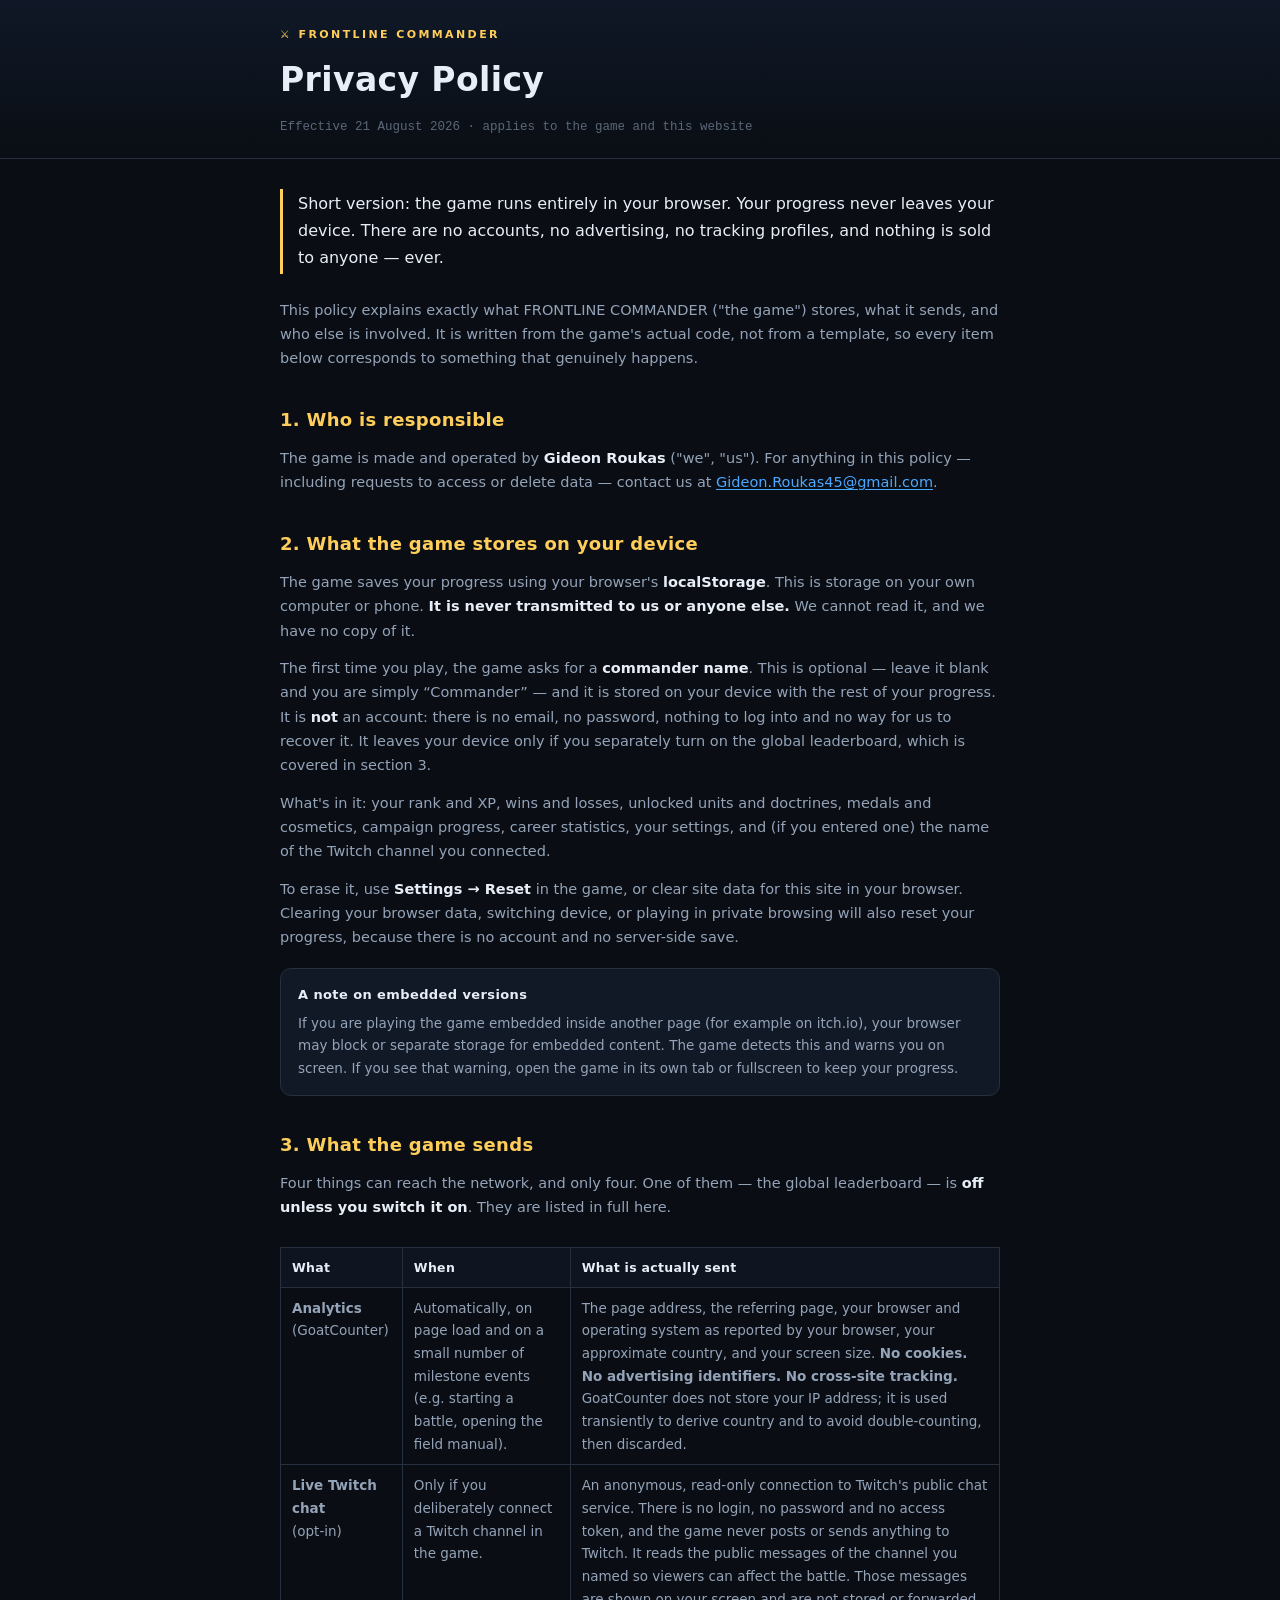
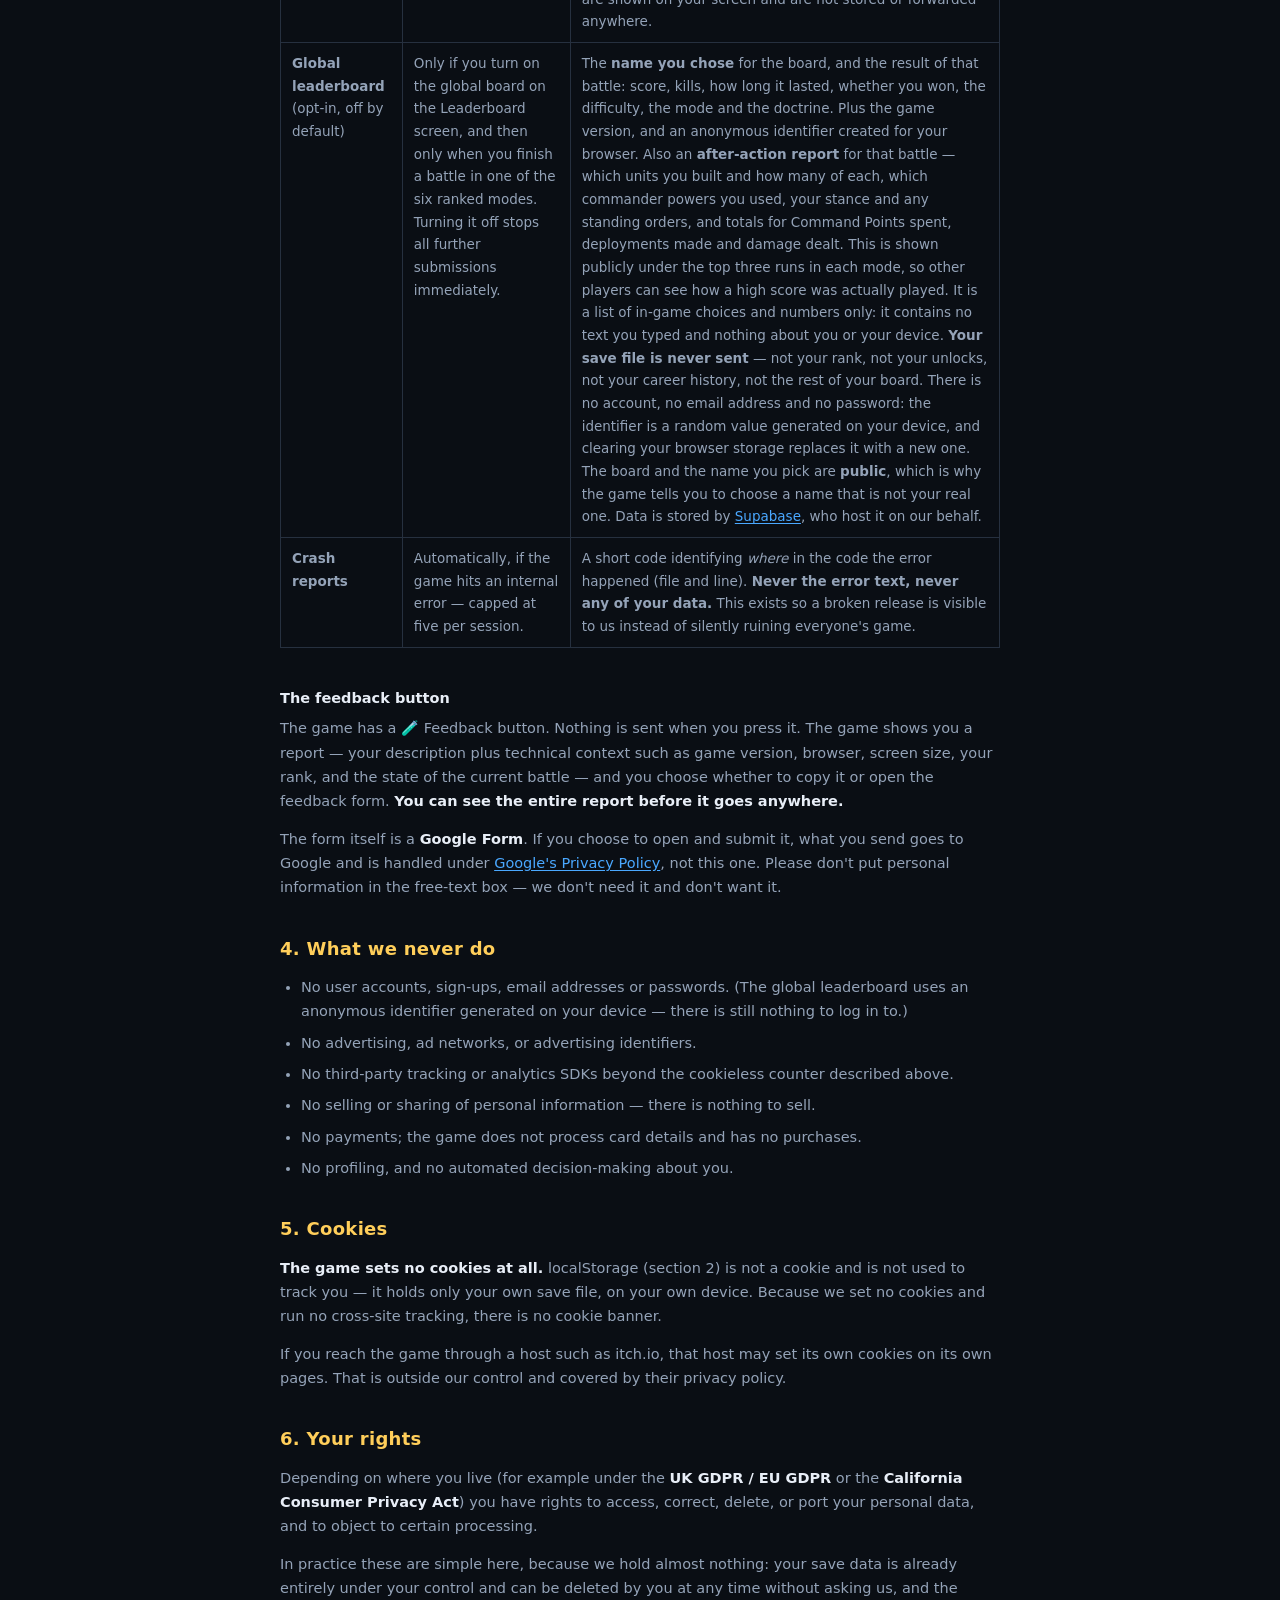
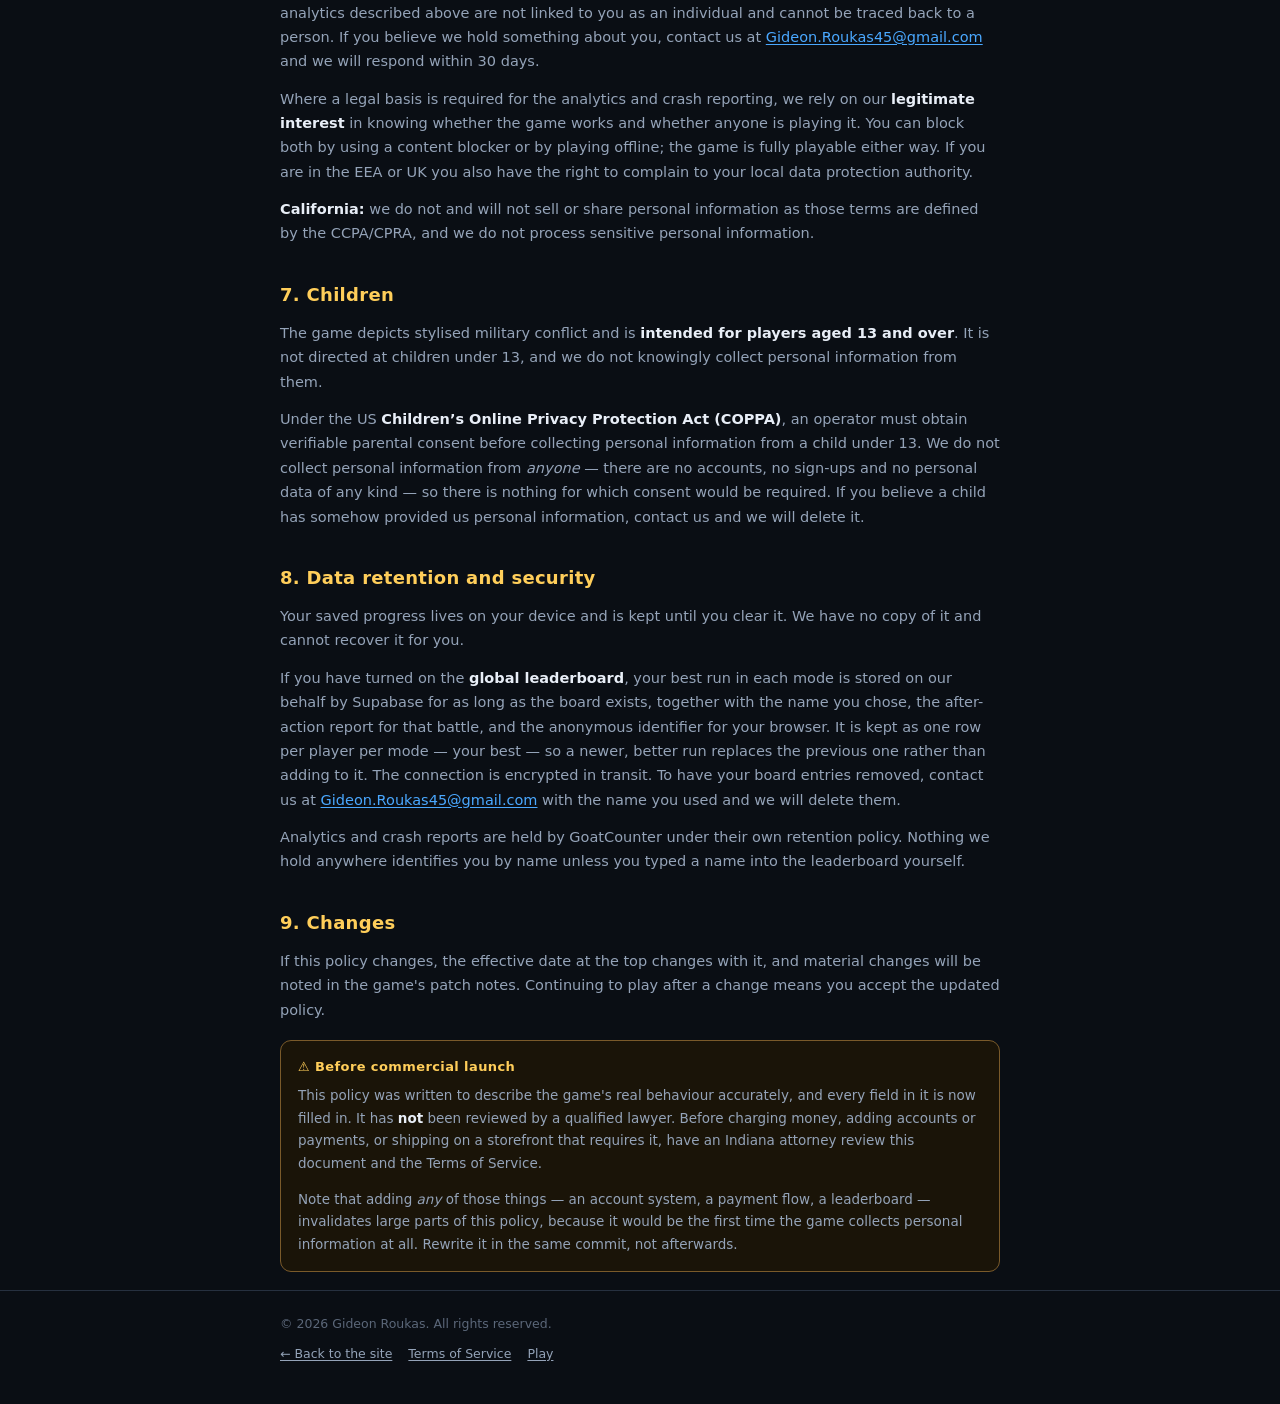
<file: privacy.html>
<!DOCTYPE html>
<html lang="en">
<head>
<!-- FRONTLINE COMMANDER — Copyright (c) 2026 Gideon Roukas. All rights reserved. See LICENSE. -->
<meta charset="utf-8">
<meta name="viewport" content="width=device-width,initial-scale=1">
<title>Privacy Policy — FRONTLINE COMMANDER</title>
<meta name="description" content="What FRONTLINE COMMANDER stores, what it sends, and what it never collects.">
<meta name="theme-color" content="#0a0e14">
<meta name="robots" content="index,follow">
<link rel="icon" href="data:image/svg+xml,%3Csvg xmlns='http://www.w3.org/2000/svg' viewBox='0 0 100 100'%3E%3Ctext y='.9em' font-size='90'%3E%E2%9A%94%EF%B8%8F%3C/text%3E%3C/svg%3E">
<meta http-equiv="Content-Security-Policy" content="script-src 'none'; object-src 'none'; base-uri 'none'">
<style>
  :root{
    --bg:#0a0e14; --panel:#121926; --panel2:#0e1520; --line:#26303f;
    --ink:#e8eef7; --dim:#94a3b8; --faint:#5b6779;
    --gold:#ffce5a; --blue:#4aa8ff; --red:#ff5a4a; --good:#3fd07a;
    --font:'Segoe UI',system-ui,-apple-system,Roboto,Helvetica,Arial,sans-serif;
    --mono:'SFMono-Regular',Consolas,'Liberation Mono',Menlo,monospace;
  }
  *{margin:0;padding:0;box-sizing:border-box;}
  body{background:var(--bg);color:var(--ink);font-family:var(--font);line-height:1.68;
    -webkit-text-size-adjust:100%;}
  .wrap{max-width:760px;margin:0 auto;padding:0 20px;}
  header{border-bottom:1px solid var(--line);padding:26px 0 20px;margin-bottom:30px;
    background:linear-gradient(180deg,#101827,#0a0e14);}
  .eyebrow{font-size:11px;font-weight:800;letter-spacing:2.4px;color:var(--gold);
    text-transform:uppercase;margin-bottom:8px;}
  h1{font-size:clamp(24px,5vw,33px);font-weight:800;letter-spacing:.4px;text-wrap:balance;}
  .meta{font-size:12.5px;color:var(--faint);margin-top:9px;font-family:var(--mono);}
  main{padding-bottom:56px;}
  h2{font-size:18px;font-weight:800;margin:34px 0 11px;color:var(--gold);
    letter-spacing:.3px;text-wrap:balance;}
  h3{font-size:14.5px;font-weight:800;margin:20px 0 6px;color:var(--ink);}
  p{margin-bottom:13px;color:var(--dim);font-size:14.5px;}
  p strong,li strong{color:var(--ink);font-weight:700;}
  ul{margin:0 0 14px 21px;color:var(--dim);font-size:14.5px;}
  li{margin-bottom:7px;}
  a{color:var(--blue);text-decoration:underline;text-underline-offset:2px;}
  a:hover{color:var(--gold);}
  a:focus-visible{outline:2px solid var(--gold);outline-offset:2px;border-radius:2px;}
  .lead{font-size:16px;color:var(--ink);border-left:3px solid var(--gold);
    padding:2px 0 2px 15px;margin-bottom:24px;}
  .box{background:var(--panel);border:1px solid var(--line);border-radius:11px;
    padding:15px 17px;margin:18px 0;}
  .box.warn{border-color:#7a5a2a;background:#1a1408;}
  .box.warn .bt{color:var(--gold);}
  .bt{font-size:13px;font-weight:800;letter-spacing:.4px;margin-bottom:6px;color:var(--ink);}
  .box p:last-child,.box ul:last-child{margin-bottom:0;}
  .box p{font-size:13.5px;}
  .tbl{width:100%;border-collapse:collapse;margin:14px 0 18px;font-size:13.5px;}
  .tbl th,.tbl td{text-align:left;padding:9px 11px;border:1px solid var(--line);
    vertical-align:top;}
  .tbl th{background:var(--panel2);color:var(--ink);font-weight:800;font-size:12.5px;
    letter-spacing:.3px;}
  .tbl td{color:var(--dim);}
  .scroller{overflow-x:auto;}
  .fill{background:#3a2a08;color:var(--gold);padding:1px 7px;border-radius:5px;
    font-family:var(--mono);font-size:.92em;font-weight:700;
    border:1px dashed var(--gold);}
  footer{border-top:1px solid var(--line);padding:22px 0 40px;color:var(--faint);
    font-size:12.5px;}
  footer a{color:var(--dim);}
  .navrow{display:flex;gap:16px;flex-wrap:wrap;margin-top:9px;}
</style>
</head>
<body>

<header>
  <div class="wrap">
    <div class="eyebrow">⚔ Frontline Commander</div>
    <h1>Privacy Policy</h1>
    <div class="meta">Effective 21 August 2026 · applies to the game and this website</div>
  </div>
</header>

<main class="wrap">

  <p class="lead">Short version: the game runs entirely in your browser. Your progress never leaves
  your device. There are no accounts, no advertising, no tracking profiles, and nothing is sold to
  anyone — ever.</p>

  <p>This policy explains exactly what FRONTLINE COMMANDER ("the game") stores, what it sends, and
  who else is involved. It is written from the game's actual code, not from a template, so every
  item below corresponds to something that genuinely happens.</p>

  <h2>1. Who is responsible</h2>
  <p>The game is made and operated by <strong>Gideon Roukas</strong> ("we", "us"). For anything in this
  policy — including requests to access or delete data — contact us at
  <a href="mailto:Gideon.Roukas45@gmail.com">Gideon.Roukas45@gmail.com</a>.</p>

  <h2>2. What the game stores on your device</h2>
  <p>The game saves your progress using your browser's <strong>localStorage</strong>. This is storage
  on your own computer or phone. <strong>It is never transmitted to us or anyone else.</strong> We
  cannot read it, and we have no copy of it.</p>
  <p>The first time you play, the game asks for a <strong>commander name</strong>. This is optional
  &mdash; leave it blank and you are simply &ldquo;Commander&rdquo; &mdash; and it is stored on your
  device with the rest of your progress. It is <strong>not</strong> an account: there is no email, no
  password, nothing to log into and no way for us to recover it. It leaves your device only if you
  separately turn on the global leaderboard, which is covered in section 3.</p>
  <p>What's in it: your rank and XP, wins and losses, unlocked units and doctrines, medals and
  cosmetics, campaign progress, career statistics, your settings, and (if you entered one) the name
  of the Twitch channel you connected.</p>
  <p>To erase it, use <strong>Settings → Reset</strong> in the game, or clear site data for this site
  in your browser. Clearing your browser data, switching device, or playing in private browsing will
  also reset your progress, because there is no account and no server-side save.</p>

  <div class="box">
    <div class="bt">A note on embedded versions</div>
    <p>If you are playing the game embedded inside another page (for example on itch.io), your
    browser may block or separate storage for embedded content. The game detects this and warns you
    on screen. If you see that warning, open the game in its own tab or fullscreen to keep your
    progress.</p>
  </div>

  <h2>3. What the game sends</h2>
  <p>Four things can reach the network, and only four. One of them &mdash; the global leaderboard
  &mdash; is <strong>off unless you switch it on</strong>. They are listed in full here.</p>

  <div class="scroller">
  <table class="tbl">
    <thead><tr><th>What</th><th>When</th><th>What is actually sent</th></tr></thead>
    <tbody>
      <tr>
        <td><strong>Analytics</strong><br>(GoatCounter)</td>
        <td>Automatically, on page load and on a small number of milestone events (e.g. starting a
        battle, opening the field manual).</td>
        <td>The page address, the referring page, your browser and operating system as reported by
        your browser, your approximate country, and your screen size. <strong>No cookies. No
        advertising identifiers. No cross-site tracking.</strong> GoatCounter does not store your IP
        address; it is used transiently to derive country and to avoid double-counting, then
        discarded.</td>
      </tr>
      <tr>
        <td><strong>Live Twitch chat</strong><br>(opt-in)</td>
        <td>Only if you deliberately connect a Twitch channel in the game.</td>
        <td>An anonymous, read-only connection to Twitch's public chat service. There is no login,
        no password and no access token, and the game never posts or sends anything to Twitch. It
        reads the public messages of the channel you named so viewers can affect the battle.
        Those messages are shown on your screen and are not stored or forwarded anywhere.</td>
      </tr>
      <tr>
        <td><strong>Global leaderboard</strong><br>(opt-in, off by default)</td>
        <td>Only if you turn on the global board on the Leaderboard screen, and then only when you
        finish a battle in one of the six ranked modes. Turning it off stops all further
        submissions immediately.</td>
        <td>The <strong>name you chose</strong> for the board, and the result of that battle: score,
        kills, how long it lasted, whether you won, the difficulty, the mode and the doctrine. Plus
        the game version, and an anonymous identifier created for your browser.
        Also an <strong>after-action report</strong> for that battle &mdash; which units you built and
        how many of each, which commander powers you used, your stance and any standing orders, and
        totals for Command Points spent, deployments made and damage dealt. This is shown publicly
        under the top three runs in each mode, so other players can see how a high score was actually
        played. It is a list of in-game choices and numbers only: it contains no text you typed and
        nothing about you or your device.
        <strong>Your save file is never sent</strong> &mdash; not your rank, not your unlocks, not
        your career history, not the rest of your board. There is no account, no email address and
        no password: the identifier is a random value generated on your device, and clearing your
        browser storage replaces it with a new one. The board and the name you pick are
        <strong>public</strong>, which is why the game tells you to choose a name that is not your
        real one. Data is stored by <a href="https://supabase.com/privacy" rel="noopener noreferrer"
        target="_blank">Supabase</a>, who host it on our behalf.</td>
      </tr>
      <tr>
        <td><strong>Crash reports</strong></td>
        <td>Automatically, if the game hits an internal error — capped at five per session.</td>
        <td>A short code identifying <em>where</em> in the code the error happened (file and line).
        <strong>Never the error text, never any of your data.</strong> This exists so a broken
        release is visible to us instead of silently ruining everyone's game.</td>
      </tr>
    </tbody>
  </table>
  </div>

  <h3>The feedback button</h3>
  <p>The game has a 🧪 Feedback button. Nothing is sent when you press it. The game shows you a
  report — your description plus technical context such as game version, browser, screen size, your
  rank, and the state of the current battle — and you choose whether to copy it or open the feedback
  form. <strong>You can see the entire report before it goes anywhere.</strong></p>
  <p>The form itself is a <strong>Google Form</strong>. If you choose to open and submit it, what you
  send goes to Google and is handled under
  <a href="https://policies.google.com/privacy" rel="noopener noreferrer" target="_blank">Google's
  Privacy Policy</a>, not this one. Please don't put personal information in the free-text box — we
  don't need it and don't want it.</p>

  <h2>4. What we never do</h2>
  <ul>
    <li>No user accounts, sign-ups, email addresses or passwords. (The global leaderboard uses an
    anonymous identifier generated on your device &mdash; there is still nothing to log in to.)</li>
    <li>No advertising, ad networks, or advertising identifiers.</li>
    <li>No third-party tracking or analytics SDKs beyond the cookieless counter described above.</li>
    <li>No selling or sharing of personal information — there is nothing to sell.</li>
    <li>No payments; the game does not process card details and has no purchases.</li>
    <li>No profiling, and no automated decision-making about you.</li>
  </ul>

  <h2>5. Cookies</h2>
  <p><strong>The game sets no cookies at all.</strong> localStorage (section 2) is not a cookie and
  is not used to track you — it holds only your own save file, on your own device. Because we set no
  cookies and run no cross-site tracking, there is no cookie banner.</p>
  <p>If you reach the game through a host such as itch.io, that host may set its own cookies on its
  own pages. That is outside our control and covered by their privacy policy.</p>

  <h2>6. Your rights</h2>
  <p>Depending on where you live (for example under the <strong>UK GDPR / EU GDPR</strong> or the
  <strong>California Consumer Privacy Act</strong>) you have rights to access, correct, delete, or
  port your personal data, and to object to certain processing.</p>
  <p>In practice these are simple here, because we hold almost nothing: your save data is already
  entirely under your control and can be deleted by you at any time without asking us, and the
  analytics described above are not linked to you as an individual and cannot be traced back to a
  person. If you believe we hold something about you, contact us at
  <a href="mailto:Gideon.Roukas45@gmail.com">Gideon.Roukas45@gmail.com</a> and we will respond within 30 days.</p>
  <p>Where a legal basis is required for the analytics and crash reporting, we rely on our
  <strong>legitimate interest</strong> in knowing whether the game works and whether anyone is
  playing it. You can block both by using a content blocker or by playing offline; the game is fully
  playable either way. If you are in the EEA or UK you also have the right to complain to your local
  data protection authority.</p>
  <p><strong>California:</strong> we do not and will not sell or share personal information as those
  terms are defined by the CCPA/CPRA, and we do not process sensitive personal information.</p>

  <h2>7. Children</h2>
  <p>The game depicts stylised military conflict and is <strong>intended for players aged 13 and
  over</strong>. It is not directed at children under 13, and we do not knowingly collect personal
  information from them.</p>
  <p>Under the US <strong>Children&rsquo;s Online Privacy Protection Act (COPPA)</strong>, an
  operator must obtain verifiable parental consent before collecting personal information from a
  child under 13. We do not collect personal information from <em>anyone</em> — there are no
  accounts, no sign-ups and no personal data of any kind — so there is nothing for which consent
  would be required. If you believe a child has somehow provided us personal information, contact
  us and we will delete it.</p>

  <h2>8. Data retention and security</h2>
  <p>Your saved progress lives on your device and is kept until you clear it. We have no copy of it
  and cannot recover it for you.</p>
  <p>If you have turned on the <strong>global leaderboard</strong>, your best run in each mode is
  stored on our behalf by Supabase for as long as the board exists, together with the name you chose,
  the after-action report for that battle, and the anonymous identifier for your browser. It is kept as one row per player per mode &mdash;
  your best &mdash; so a newer, better run replaces the previous one rather than adding to it. The
  connection is encrypted in transit. To have your board entries removed, contact us at
  <a href="mailto:Gideon.Roukas45@gmail.com">Gideon.Roukas45@gmail.com</a> with the name you used and
  we will delete them.</p>
  <p>Analytics and crash reports are held by GoatCounter under their own retention policy. Nothing
  we hold anywhere identifies you by name unless you typed a name into the leaderboard yourself.</p>

  <h2>9. Changes</h2>
  <p>If this policy changes, the effective date at the top changes with it, and material changes will
  be noted in the game's patch notes. Continuing to play after a change means you accept the updated
  policy.</p>

  <div class="box warn">
    <div class="bt">⚠ Before commercial launch</div>
    <p>This policy was written to describe the game's real behaviour accurately, and every field in
    it is now filled in. It has <strong>not</strong> been reviewed by a qualified lawyer. Before
    charging money, adding accounts or payments, or shipping on a storefront that requires it, have
    an Indiana attorney review this document and the Terms of Service.</p>
    <p>Note that adding <em>any</em> of those things — an account system, a payment flow, a
    leaderboard — invalidates large parts of this policy, because it would be the first time the
    game collects personal information at all. Rewrite it in the same commit, not afterwards.</p>
  </div>

</main>

<footer>
  <div class="wrap">
    © 2026 Gideon Roukas. All rights reserved.
    <div class="navrow">
      <a href="index.html">← Back to the site</a>
      <a href="terms.html">Terms of Service</a>
      <a href="wargame.html">Play</a>
    </div>
  </div>
</footer>

</body>
</html>
</file>
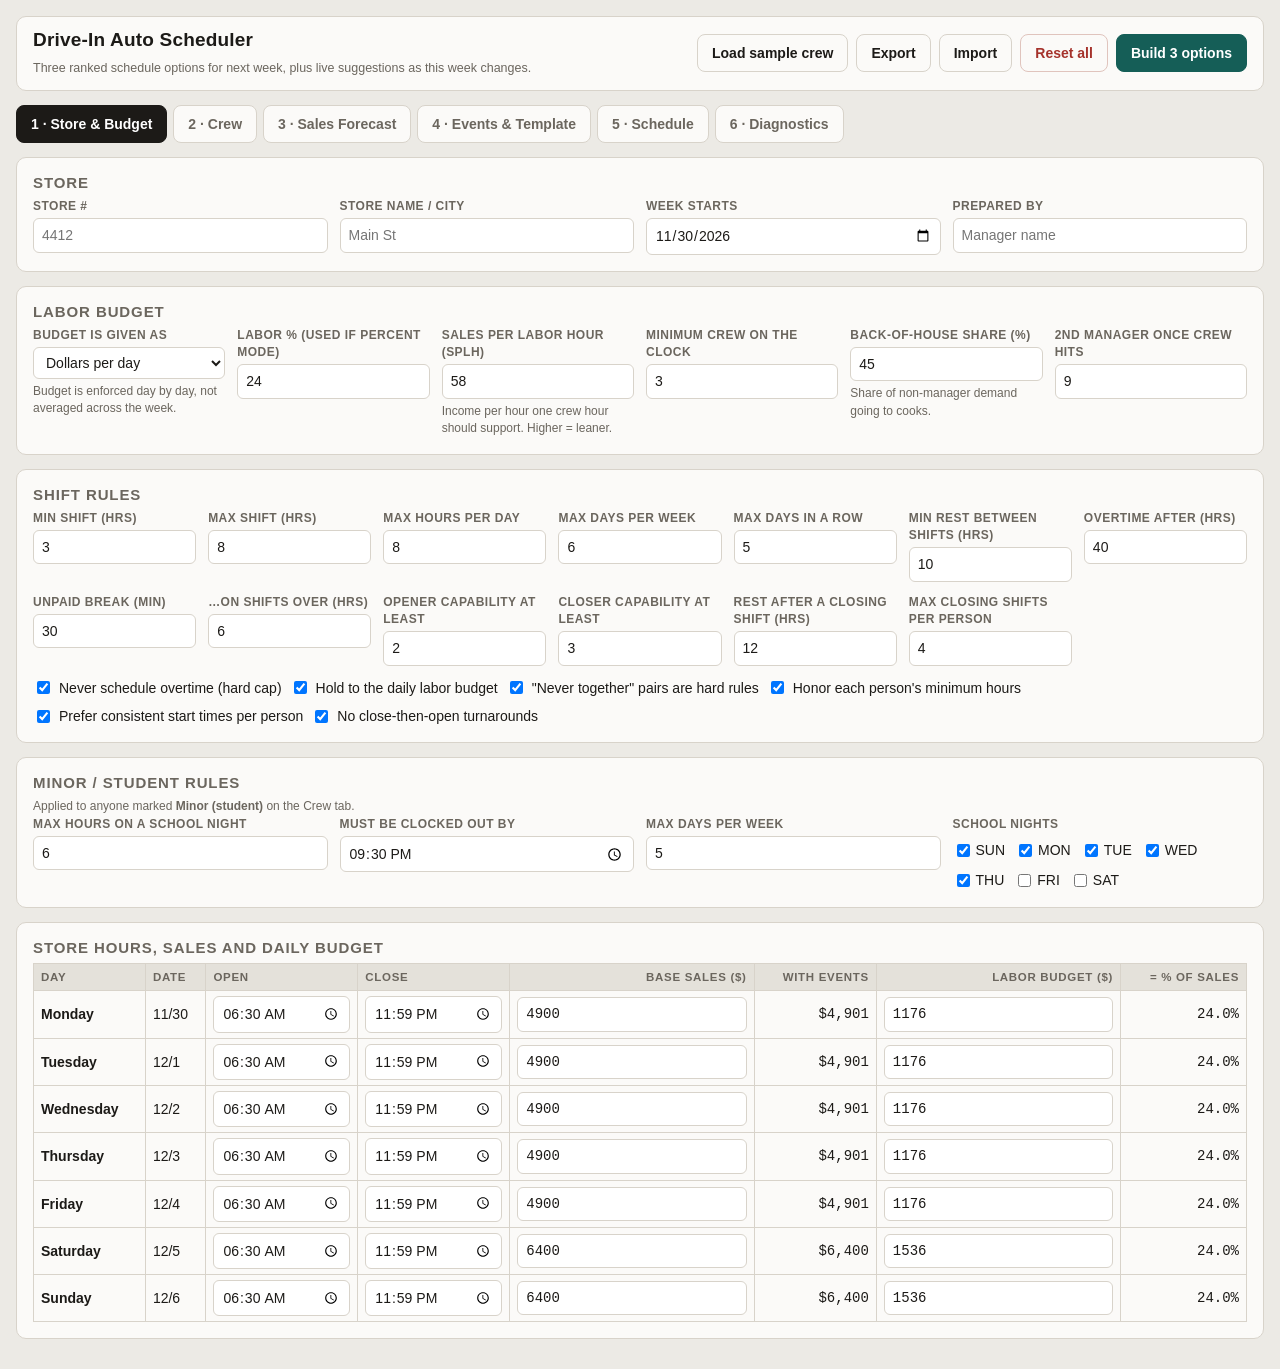
<file: sonic-scheduler.html>
<!DOCTYPE html>
<html lang="en">
<head>
<meta charset="utf-8">
<meta name="viewport" content="width=device-width, initial-scale=1">
<title>Drive-In Auto Scheduler</title>
<style>
:root{
  /* Warm paper neutrals — this is a tool that ends up printed and taped to a
     wall, so the ground is stock, not screen-grey. Deep teal accent stays out
     of the way of the semantic good/warn/bad colors. */
  --bg:#eceae5; --panel:#fbfaf8; --ink:#1c1a17; --muted:#6b665e; --line:#d8d3ca;
  --accent:#155e57; --accent-ink:#fff; --good:#3e7a3a; --warn:#9c6a10; --bad:#a5322b;
  --chip:#e4e1da;
  --sans:-apple-system,BlinkMacSystemFont,"Segoe UI",Roboto,Helvetica,Arial,sans-serif;
  --mono:ui-monospace,"SF Mono","Cascadia Mono",Menlo,Consolas,"Liberation Mono",monospace;
}
*{box-sizing:border-box}
html,body{margin:0;padding:0}
body{background:var(--bg);color:var(--ink);font:14px/1.45 var(--sans)}
h1,h2,h3{margin:0 0 .4em;line-height:1.2}
h1{font-size:19px;letter-spacing:.01em}
h2{font-size:15px;text-transform:uppercase;letter-spacing:.06em;color:var(--muted)}
h3{font-size:14px}
.wrap{max-width:1680px;margin:0 auto;padding:16px}
header.top{display:flex;flex-wrap:wrap;gap:12px;align-items:center;justify-content:space-between;
  background:var(--panel);border:1px solid var(--line);border-radius:10px;padding:12px 16px}
header.top .sub{color:var(--muted);font-size:12.5px}
nav.tabs{display:flex;gap:6px;flex-wrap:wrap;margin:14px 0}
nav.tabs button{background:var(--panel);border:1px solid var(--line);border-radius:8px;padding:8px 14px;
  font:inherit;font-weight:600;color:var(--muted);cursor:pointer}
nav.tabs button.on{background:var(--ink);border-color:var(--ink);color:#fff}
section.tab{display:none}
section.tab.on{display:block}
.panel{background:var(--panel);border:1px solid var(--line);border-radius:10px;padding:16px;margin-bottom:14px}
.grid{display:grid;gap:12px}
.g2{grid-template-columns:repeat(auto-fit,minmax(260px,1fr))}
.g3{grid-template-columns:repeat(auto-fit,minmax(200px,1fr))}
.g4{grid-template-columns:repeat(auto-fit,minmax(150px,1fr))}
label.f{display:block;font-size:12px;font-weight:600;color:var(--muted);margin-bottom:3px;text-transform:uppercase;letter-spacing:.04em}
input,select,textarea{font:inherit;padding:6px 8px;border:1px solid var(--line);border-radius:6px;background:#fff;color:var(--ink);width:100%}
input[type=checkbox]{width:auto}
input:focus,select:focus,textarea:focus,button:focus-visible{outline:2px solid var(--accent);outline-offset:1px}
input:disabled{background:#f0eeea;color:var(--muted)}
.hint{color:var(--muted);font-size:12px;margin:.35em 0 0}
button.btn{font:inherit;font-weight:600;padding:8px 14px;border-radius:8px;border:1px solid var(--line);
  background:var(--panel);color:var(--ink);cursor:pointer}
button.btn:hover{background:var(--chip)}
button.btn.primary{background:var(--accent);border-color:var(--accent);color:var(--accent-ink)}
button.btn.danger{color:var(--bad);border-color:#e0c4bd}
button.btn.sm{padding:4px 9px;font-size:12.5px}
button.btn:disabled{opacity:.45;cursor:not-allowed}
.row{display:flex;gap:8px;flex-wrap:wrap;align-items:center}
.spread{justify-content:space-between}
table{border-collapse:collapse;width:100%}
th,td{border:1px solid var(--line);padding:5px 7px;text-align:left;vertical-align:middle}
th{background:var(--chip);font-size:11.5px;text-transform:uppercase;letter-spacing:.06em;color:var(--muted)}
td.num,th.num{text-align:right;font-variant-numeric:tabular-nums;font-family:var(--mono)}
th.num{font-family:var(--sans)}
.scroll{overflow-x:auto}
.emp{border:1px solid var(--line);border-radius:9px;padding:12px;margin-bottom:10px;background:#fcfcfa}
.avail{display:grid;grid-template-columns:repeat(7,minmax(112px,1fr));gap:6px;margin-top:10px}
.avail .day{border:1px solid var(--line);border-radius:7px;padding:6px;background:#fff}
.avail .day.off{background:#f6e7e3;border-color:#e0c4bd}
.avail .day b{display:block;font-size:11px;letter-spacing:.06em;color:var(--muted)}
.avail .day input[type=time]{padding:3px 4px;font-size:12px}
.avail .day .offrow{display:flex;gap:4px;align-items:center;font-size:11.5px;color:var(--muted);margin-top:4px}
.chip{display:inline-block;background:var(--chip);border-radius:20px;padding:2px 9px;font-size:12px;color:var(--muted);letter-spacing:.02em}
.chip.pair{background:#fff;border:1px solid var(--line);margin:2px 4px 2px 0}
.chip.pair b{font-weight:700}
.chip.k-prefer{border-color:#b6d3b4;background:#eaf3e8}
.chip.k-slow{border-color:#e2cfa4;background:#f8f1de}
.chip.k-avoid{border-color:#e6c9a8;background:#faeedd}
.chip.k-never{border-color:#e0b7b1;background:#f8e6e2}
.kpi{background:var(--panel);border:1px solid var(--line);border-left:3px solid var(--muted);border-radius:9px;padding:10px 12px}
.kpi b{display:block;font-size:11px;text-transform:uppercase;letter-spacing:.07em;color:var(--muted);font-weight:700}
.kpi span{font-size:22px;font-variant-numeric:tabular-nums;font-family:var(--mono);font-weight:700;letter-spacing:-.01em}
.kpi.good{border-left-color:var(--good)} .kpi.warn{border-left-color:var(--warn)} .kpi.bad{border-left-color:var(--bad)}
.kpi.good span{color:var(--good)} .kpi.warn span{color:var(--warn)} .kpi.bad span{color:var(--bad)}
ul.msgs{margin:0;padding-left:18px} ul.msgs li{margin:.25em 0}
li.bad{color:var(--bad)} li.warn{color:var(--warn)} li.good{color:var(--good)}
.heat{font-variant-numeric:tabular-nums;font-family:var(--mono);font-size:11px;text-align:center;padding:2px 4px}

/* option cards */
.opts{display:grid;grid-template-columns:repeat(auto-fit,minmax(270px,1fr));gap:10px}
.opt{border:1px solid var(--line);border-radius:10px;padding:12px;background:var(--panel);cursor:pointer;text-align:left;font:inherit;color:inherit}
.opt:hover{border-color:var(--accent)}
.opt.on{border-color:var(--accent);box-shadow:inset 0 0 0 2px var(--accent);background:#fff}
.opt .rank{display:inline-block;font-size:10.5px;font-weight:700;letter-spacing:.09em;text-transform:uppercase;
  background:var(--chip);color:var(--muted);border-radius:4px;padding:2px 7px;margin-bottom:6px}
.opt.on .rank{background:var(--accent);color:#fff}
.opt h3{margin:0 0 3px}
.opt .blurb{font-size:12px;color:var(--muted);min-height:32px}
.opt dl{display:grid;grid-template-columns:1fr auto;gap:2px 10px;margin:8px 0 0;font-size:12px}
.opt dt{color:var(--muted)} .opt dd{margin:0;font-family:var(--mono);font-variant-numeric:tabular-nums;text-align:right}

/* live modify */
.sug{border:1px solid var(--line);border-left:4px solid var(--muted);border-radius:8px;padding:10px 12px;margin-bottom:8px;background:#fff}
.sug.t1{border-left-color:var(--good)} .sug.t2{border-left-color:var(--accent)}
.sug.t3{border-left-color:var(--warn)} .sug.t4{border-left-color:var(--muted)}
.sug.blocked{border-left-color:var(--bad);background:#fbf4f3}
.sug .t{font-weight:700}
.sug .why{font-size:12.5px;color:var(--muted);margin-top:3px}
.sug .warn{font-size:12.5px;color:var(--warn);margin-top:3px}
.sug .no{font-size:12.5px;color:var(--bad);margin-top:3px}
.tierlabel{font-size:10.5px;font-weight:700;letter-spacing:.09em;text-transform:uppercase;color:var(--muted)}
.amd{border:1px solid var(--line);border-radius:8px;padding:8px 10px;margin-bottom:6px;background:#fff;font-size:13px}
.locked{opacity:.55}

/* toast + modal, so no button depends on a browser dialog that may be blocked */
#toasts{position:fixed;right:16px;bottom:16px;display:flex;flex-direction:column;gap:8px;z-index:60}
.toast{background:var(--ink);color:#fff;padding:10px 14px;border-radius:8px;font-size:13px;max-width:380px;
  box-shadow:0 4px 18px rgba(28,26,23,.28)}
.toast.good{background:#2f5e2c} .toast.bad{background:#8d2a24} .toast.warn{background:#7d550d}
#modalBack{position:fixed;inset:0;background:rgba(28,26,23,.45);display:none;align-items:center;justify-content:center;z-index:70;padding:16px}
#modalBack.on{display:flex}
#modal{background:var(--panel);border-radius:12px;padding:18px;max-width:720px;width:100%;max-height:86vh;overflow:auto;
  box-shadow:0 10px 40px rgba(28,26,23,.35)}
#modal h3{font-size:16px}
#modal textarea{font-family:var(--mono);font-size:12px;height:220px;white-space:pre;overflow:auto}

/* ------- Expressway-format printout ------- */
#printout{background:#fff;color:#000;border:1px solid #b9b3a8;box-shadow:0 2px 14px rgba(28,26,23,.13);padding:20px;font-family:"Courier New",Courier,ui-monospace,monospace;font-size:14px}
#printout .xw-scroll{overflow-x:auto}
#printout .xw-head{display:flex;justify-content:space-between;gap:10px;border-bottom:2px solid #000;padding-bottom:6px;margin-bottom:8px}
#printout .xw-title{font-weight:700;font-size:17px;letter-spacing:.08em}
#printout table{border-collapse:collapse;width:100%;font-size:13.5px;min-width:960px}
#printout th,#printout td{border:1px solid #000;padding:5px 7px;white-space:nowrap}
#printout th{background:#e8e8e8;color:#000;font-family:inherit;font-size:12px;letter-spacing:.04em;text-align:center}
#printout td.nm{text-align:left;font-weight:700}
#printout td.sh{text-align:center}
#printout td.tot{text-align:right;font-weight:700}
#printout td.today{background:#fff6cc}
#printout td.past{color:#777}
#printout s{color:#777}
#printout tr.grp td{background:#d9d9d9;font-weight:700;letter-spacing:.1em}
#printout tr.sub td{background:#f2f2f2;font-weight:700}
#printout tr.tot td{background:#d9d9d9;font-weight:700}
#printout .xw-foot{margin-top:12px;border-top:2px solid #000;padding-top:8px;display:grid;
  grid-template-columns:repeat(auto-fit,minmax(170px,1fr));gap:6px 20px;font-size:13px}
#printout .xw-foot div span{font-weight:700}
#printout .xw-note{margin-top:10px;font-size:12px;line-height:1.5;border-top:1px dashed #000;padding-top:7px;white-space:pre-wrap}
@media print{
  body{background:#fff}
  .noprint{display:none !important}
  .wrap{max-width:none;padding:0}
  section.tab{display:none !important}
  section.tab.on{display:block !important}
  #printout{border:none;padding:0;box-shadow:none;font-size:11px}
  #printout table{font-size:10.5px;min-width:0}
  #printout th,#printout td{padding:3px 4px}
  #printout .xw-scroll{overflow:visible}
  @page{size:landscape;margin:10mm}
}
@media (prefers-reduced-motion:reduce){*{animation:none !important;transition:none !important}}
</style>
</head>
<body>
<div class="wrap">

<header class="top noprint">
  <div>
    <h1>Drive-In Auto Scheduler</h1>
    <div class="sub">Three ranked schedule options for next week, plus live suggestions as this week changes.</div>
  </div>
  <div class="row">
    <button class="btn" id="btnSample">Load sample crew</button>
    <button class="btn" id="btnExport">Export</button>
    <button class="btn" id="btnImport">Import</button>
    <button class="btn danger" id="btnReset">Reset all</button>
    <button class="btn primary" id="btnGen">Build 3 options</button>
  </div>
</header>

<nav class="tabs noprint">
  <button data-tab="setup" class="on">1 · Store &amp; Budget</button>
  <button data-tab="team">2 · Crew</button>
  <button data-tab="forecast">3 · Sales Forecast</button>
  <button data-tab="events">4 · Events &amp; Template</button>
  <button data-tab="schedule">5 · Schedule</button>
  <button data-tab="report">6 · Diagnostics</button>
</nav>

<!-- ============ SETUP ============ -->
<section class="tab on" id="tab-setup">
  <div class="panel">
    <h2>Store</h2>
    <div class="grid g4">
      <div><label class="f">Store #</label><input id="s_num" placeholder="4412"></div>
      <div><label class="f">Store name / city</label><input id="s_name" placeholder="Main St"></div>
      <div><label class="f">Week starts</label><input type="date" id="s_start"></div>
      <div><label class="f">Prepared by</label><input id="s_mgr" placeholder="Manager name"></div>
    </div>
  </div>

  <div class="panel">
    <h2>Labor budget</h2>
    <div class="grid g4">
      <div>
        <label class="f">Budget is given as</label>
        <select id="s_bmode">
          <option value="dollars">Dollars per day</option>
          <option value="pct">Percent of sales</option>
        </select>
        <p class="hint">Budget is enforced day by day, not averaged across the week.</p>
      </div>
      <div>
        <label class="f">Labor % (used if percent mode)</label>
        <input type="number" id="s_pct" step="0.1" min="1" max="60">
      </div>
      <div>
        <label class="f">Sales per labor hour (SPLH)</label>
        <input type="number" id="s_splh" step="1" min="10">
        <p class="hint">Income per hour one crew hour should support. Higher = leaner.</p>
      </div>
      <div>
        <label class="f">Minimum crew on the clock</label>
        <input type="number" id="s_mincrew" step="1" min="1">
      </div>
      <div>
        <label class="f">Back-of-house share (%)</label>
        <input type="number" id="s_cook" step="1" min="0" max="100">
        <p class="hint">Share of non-manager demand going to cooks.</p>
      </div>
      <div>
        <label class="f">2nd manager once crew hits</label>
        <input type="number" id="s_mgr2" step="1" min="2">
      </div>
    </div>
  </div>

  <div class="panel">
    <h2>Shift rules</h2>
    <div class="grid g4">
      <div><label class="f">Min shift (hrs)</label><input type="number" id="s_minsh" step="0.5" min="1"></div>
      <div><label class="f">Max shift (hrs)</label><input type="number" id="s_maxsh" step="0.5" min="2"></div>
      <div><label class="f">Max hours per day</label><input type="number" id="s_maxdaily" step="0.5" min="1"></div>
      <div><label class="f">Max days per week</label><input type="number" id="s_maxdays" step="1" min="1" max="7"></div>
      <div><label class="f">Max days in a row</label><input type="number" id="s_maxconsec" step="1" min="1" max="7"></div>
      <div><label class="f">Min rest between shifts (hrs)</label><input type="number" id="s_rest" step="1" min="0"></div>
      <div><label class="f">Overtime after (hrs)</label><input type="number" id="s_ot" step="1" min="20"></div>
      <div><label class="f">Unpaid break (min)</label><input type="number" id="s_brkmin" step="5" min="0"></div>
      <div><label class="f">…on shifts over (hrs)</label><input type="number" id="s_brkafter" step="0.5" min="0"></div>
      <div><label class="f">Opener capability at least</label><input type="number" id="s_openmin" step="1" min="1" max="5"></div>
      <div><label class="f">Closer capability at least</label><input type="number" id="s_closemin" step="1" min="1" max="5"></div>
      <div><label class="f">Rest after a closing shift (hrs)</label><input type="number" id="s_restclose" step="1" min="0"></div>
      <div><label class="f">Max closing shifts per person</label><input type="number" id="s_maxcloses" step="1" min="0"></div>
    </div>
    <div id="humaneWarn"></div>
    <div class="row" style="margin-top:12px">
      <label class="row" style="gap:6px"><input type="checkbox" id="s_noot"> <span>Never schedule overtime (hard cap)</span></label>
      <label class="row" style="gap:6px"><input type="checkbox" id="s_enforce"> <span>Hold to the daily labor budget</span></label>
      <label class="row" style="gap:6px"><input type="checkbox" id="s_hard"> <span>"Never together" pairs are hard rules</span></label>
      <label class="row" style="gap:6px"><input type="checkbox" id="s_minh"> <span>Honor each person's minimum hours</span></label>
      <label class="row" style="gap:6px"><input type="checkbox" id="s_stable"> <span>Prefer consistent start times per person</span></label>
      <label class="row" style="gap:6px"><input type="checkbox" id="s_noclopen"> <span>No close-then-open turnarounds</span></label>
    </div>
  </div>

  <div class="panel">
    <h2>Minor / student rules</h2>
    <p class="hint">Applied to anyone marked <b>Minor (student)</b> on the Crew tab.</p>
    <div class="grid g4">
      <div><label class="f">Max hours on a school night</label><input type="number" id="s_mnrdaily" step="0.5" min="1"></div>
      <div><label class="f">Must be clocked out by</label><input type="time" id="s_mnrcurfew"></div>
      <div><label class="f">Max days per week</label><input type="number" id="s_mnrdays" step="1" min="1" max="7"></div>
      <div>
        <label class="f">School nights</label>
        <div class="row" id="schoolNights" style="gap:10px;padding-top:4px"></div>
      </div>
    </div>
  </div>

  <div class="panel">
    <h2>Store hours, sales and daily budget</h2>
    <div class="scroll">
      <table id="hoursTable">
        <thead><tr><th>Day</th><th>Date</th><th>Open</th><th>Close</th><th class="num">Base sales ($)</th><th class="num">With events</th><th class="num">Labor budget ($)</th><th class="num">= % of sales</th></tr></thead>
        <tbody></tbody>
      </table>
    </div>
  </div>
</section>

<!-- ============ TEAM ============ -->
<section class="tab" id="tab-team">
  <div class="panel">
    <div class="row spread">
      <h2 style="margin:0">Crew</h2>
      <div class="row">
        <button class="btn sm" id="btnAddEmp">+ Add person</button>
        <button class="btn sm danger" id="btnClearEmp">Clear all</button>
      </div>
    </div>
    <p class="hint">
      <b>Target hours</b> is what the person actually wants in a normal week — the scheduler aims there, not at their maximum.
      <b>Capability</b> drives how much coverage they provide: 1 counts as 0.72 of a crew slot, 3 as 1.00, 5 as 1.28.
      Uncheck a day to log requested time off.</p>
  </div>
  <div id="empList"></div>
</section>

<!-- ============ FORECAST ============ -->
<section class="tab" id="tab-forecast">
  <div class="panel">
    <div class="row spread">
      <h2 style="margin:0">Estimated income per hour</h2>
      <button class="btn sm" id="btnRebuild">Rebuild from daily totals</button>
    </div>
    <p class="hint">Every cell is editable — type over any hour you know better. Required crew per hour is sales ÷ SPLH,
      floored at your minimum crew. Shaded cells are covered by a store event; hover to see which.</p>
    <div class="scroll" style="margin-top:10px"><table id="fcTable"></table></div>
  </div>
  <div class="panel">
    <h2>Demand curve shape</h2>
    <p class="hint">Relative weight per hour used when rebuilding a day from its total.</p>
    <div class="scroll"><table id="curveTable"></table></div>
  </div>
</section>

<!-- ============ EVENTS & TEMPLATE ============ -->
<section class="tab" id="tab-events">
  <div class="panel">
    <div class="row spread">
      <h2 style="margin:0">Store events</h2>
      <div class="row">
        <button class="btn sm" id="btnEvPreset">Add common ones</button>
        <button class="btn sm" id="btnEvAdd">+ Add event</button>
      </div>
    </div>
    <p class="hint">Anything that changes how busy an hour is — half-price drinks, corn dog Tuesday, a ball game
      letting out, a slow holiday. A positive percent makes those hours busier, a negative percent slower.
      The hourly forecast and the crew it calls for both move with it.</p>
    <div id="evList" style="margin-top:10px"></div>
  </div>

  <div class="panel">
    <div class="row spread">
      <h2 style="margin:0">Template to model next week on</h2>
      <div class="row">
        <button class="btn sm" id="btnTplFromSchedule">Save current schedule</button>
        <button class="btn sm" id="btnTplManual">Enter a past week</button>
        <button class="btn sm" id="btnTplPhoto">From a photo</button>
      </div>
    </div>
    <p class="hint">Give it a week that worked and it will keep people on the same days and start times wherever the
      rules, availability and budget still allow. People like knowing roughly when they work.</p>
    <div class="row" style="margin-top:10px">
      <div style="min-width:260px"><label class="f">Model on</label><select id="tplSelect"></select></div>
      <div style="min-width:220px"><label class="f">How closely to follow it</label>
        <input type="range" id="tplWeight" min="0" max="100" step="5"><div class="hint" id="tplWeightLabel"></div></div>
    </div>
    <div id="tplList" style="margin-top:12px"></div>
  </div>
</section>

<!-- ============ SCHEDULE ============ -->
<section class="tab" id="tab-schedule">
  <div class="panel noprint">
    <div class="row spread">
      <div class="row">
        <button class="btn primary" id="btnGen2">Build 3 options</button>
        <button class="btn" id="btnPrint">Print / PDF</button>
        <button class="btn" id="btnCsv">Download CSV</button>
        <button class="btn" id="btnTsv">Copy for spreadsheet</button>
      </div>
      <div class="row">
        <label class="row" style="gap:6px"><input type="checkbox" id="opt_showpos" checked> <span>Group by position</span></label>
        <button class="btn" id="btnModify">Modify schedule</button>
      </div>
    </div>
  </div>

  <div class="panel noprint" id="optPanel" style="display:none">
    <h2>Recommended options</h2>
    <p class="hint" id="optIntro"></p>
    <div class="opts" id="opts"></div>
  </div>

  <!-- live modify -->
  <div class="panel noprint" id="livePanel" style="display:none">
    <div class="row spread">
      <h2 style="margin:0">Modify schedule — live</h2>
      <button class="btn sm" id="btnCloseLive">Close</button>
    </div>
    <p class="hint">The posted schedule is treated as set in stone. Everything below is a <b>suggestion</b> for the manager,
      recorded as an amendment — days already past are locked, and a shift can't be moved on a person with less than
      two days' notice.</p>
    <div class="grid g4" style="margin-top:10px">
      <div><label class="f">Today's date</label><input type="date" id="l_today"></div>
      <div>
        <label class="f">What came up</label>
        <select id="l_kind">
          <option value="callout">Someone can't work a shift</option>
          <option value="sentHome">Send someone home early</option>
          <option value="needCover">Need extra coverage</option>
          <option value="cutLabor">Need to cut labor dollars</option>
        </select>
      </div>
      <div><label class="f">Day</label><select id="l_day"></select></div>
      <div id="l_empWrap"><label class="f">Person</label><select id="l_emp"></select></div>
      <div id="l_timeWrap" style="display:none"><label class="f">From</label><input type="time" id="l_from"></div>
      <div id="l_time2Wrap" style="display:none"><label class="f">Until</label><input type="time" id="l_to"></div>
      <div id="l_amtWrap" style="display:none"><label class="f">Dollars to cut</label><input type="number" id="l_amt" step="10" min="0"></div>
      <div style="align-self:end"><button class="btn primary" id="btnSuggest">Get suggestions</button></div>
    </div>
    <div id="sugList" style="margin-top:14px"></div>
    <div id="amdList" style="margin-top:14px"></div>
  </div>

  <div id="kpis" class="grid g4 noprint" style="margin-bottom:14px"></div>
  <div id="printout"><div class="xw-note">Press <b>Build 3 options</b> to generate the week.</div></div>
</section>

<!-- ============ REPORT ============ -->
<section class="tab" id="tab-report">
  <div class="panel"><h2>Rule check</h2><div id="issues"><p class="hint">Nothing generated yet.</p></div></div>
  <div class="panel"><h2>Coverage by hour</h2>
    <p class="hint">Scheduled crew units over required. Red = short, amber = thin, green = covered, teal = overstaffed.</p>
    <div class="scroll" id="coverage"></div>
  </div>
  <div class="panel"><h2>Hours by person</h2><div class="scroll" id="empReport"></div></div>
  <div class="panel"><h2>Day-by-day labor vs budget</h2><div class="scroll" id="dayReport"></div></div>
</section>

</div>

<div id="toasts"></div>
<div id="modalBack"><div id="modal"></div></div>

<script>
"use strict";
/* =======================================================================
   Drive-In auto scheduler.

   Pipeline: hourly sales -> crew-unit demand per position -> shift
   assignment under hard rules -> daily budget trim. Runs three times with
   different priorities to produce three ranked options. A live layer then
   proposes amendments as the week actually unfolds.
   ======================================================================= */

const DAY_ABBR = ['SUN','MON','TUE','WED','THU','FRI','SAT'];
const DAY_FULL = ['Sunday','Monday','Tuesday','Wednesday','Thursday','Friday','Saturday'];
const POSITIONS = [
  {k:'manager', label:'Manager', short:'MGR', prio:1.60},
  {k:'cook',    label:'Cook',    short:'COOK',prio:1.15},
  {k:'carhop',  label:'Carhop',  short:'CH',  prio:1.00}
];
const POS_LABEL = Object.fromEntries(POSITIONS.map(p=>[p.k,p.label]));
const POS_SHORT = Object.fromEntries(POSITIONS.map(p=>[p.k,p.short]));
const PROD = {1:0.72, 2:0.86, 3:1.00, 4:1.14, 5:1.28};
const TYPES = {full:'Full-time', part:'Part-time', minor:'Minor (student)'};
const PAIR_KINDS = {
  prefer:{label:'Works well together', score:1.30, prodAdj:+0.03, hard:false},
  slow  :{label:'Less efficient together', score:0.72, prodAdj:-0.08, hard:false},
  avoid :{label:'Avoid overlapping', score:0.28, prodAdj:0, hard:false},
  never :{label:'Never overlap', score:0.04, prodAdj:0, hard:true}
};
const PAIR_NEUTRAL = Object.freeze({score:1, prod:1});
const SLOT = 30;
const STORE_KEY = 'driveInScheduler.v2';

/* ---------------------------- helpers -------------------------------- */
const pad = n => String(n).padStart(2,'0');
function parseT(s){ if(!s) return 0; const [h,m]=String(s).split(':').map(Number); return h*60+(m||0); }
function toT(min){ return pad(Math.floor(min/60))+':'+pad(min%60); }
function fmt12(min){
  let h=Math.floor(min/60), m=min%60;
  if(h>=24) h-=24;
  const ap = h>=12 ? 'P':'A';
  let hh=h%12; if(hh===0) hh=12;
  return hh+':'+pad(m)+ap;
}
function fmtShift(a,b){ return fmt12(a)+'-'+fmt12(b); }
const money = n => '$'+(Math.round(n*100)/100).toLocaleString(undefined,{minimumFractionDigits:2,maximumFractionDigits:2});
const money0 = n => '$'+Math.round(n).toLocaleString();
const hrs = n => (Math.round(n*100)/100).toFixed(2);
function addDays(iso,n){ const d=new Date(iso+'T12:00:00'); d.setDate(d.getDate()+n); return d.toISOString().slice(0,10); }
function shortDate(iso){ const d=new Date(iso+'T12:00:00'); return (d.getMonth()+1)+'/'+d.getDate(); }
function longDate(iso){ const d=new Date(iso+'T12:00:00'); return pad(d.getMonth()+1)+'/'+pad(d.getDate())+'/'+d.getFullYear(); }
function dowOf(iso){ return new Date(iso+'T12:00:00').getDay(); }
function daysBetween(a,b){ return Math.round((new Date(b+'T12:00:00')-new Date(a+'T12:00:00'))/86400000); }
function todayISO(){ const d=new Date(); return new Date(d.getTime()-d.getTimezoneOffset()*60000).toISOString().slice(0,10); }
const uid = () => Math.random().toString(36).slice(2,9);
const clamp = (v,a,b) => Math.max(a,Math.min(b,v));
function esc(s){ return String(s??'').replace(/[&<>"]/g, c=>({'&':'&amp;','<':'&lt;','>':'&gt;','"':'&quot;'}[c])); }
function $(id){ return document.getElementById(id); }
function el(tag, attrs, html){
  const n=document.createElement(tag);
  if(attrs) for(const k in attrs){ if(k==='class') n.className=attrs[k]; else n.setAttribute(k,attrs[k]); }
  if(html!=null) n.innerHTML=html;
  return n;
}
const clone = o => JSON.parse(JSON.stringify(o));

/* ------- in-page toast + modal (never depend on a browser dialog) ------ */
function toast(msg, kind){
  const t=el('div',{class:'toast'+(kind?' '+kind:'')}, esc(msg));
  $('toasts').appendChild(t);
  setTimeout(()=>t.remove(), 4200);
}
function closeModal(){ $('modalBack').classList.remove('on'); $('modal').innerHTML=''; }
function modal(title, bodyHtml, buttons){
  const m=$('modal');
  m.innerHTML='<h3>'+esc(title)+'</h3><div id="modalBody">'+bodyHtml+'</div>';
  const row=el('div',{class:'row'}); row.style.marginTop='14px'; row.style.justifyContent='flex-end';
  (buttons||[{label:'Close'}]).forEach(b=>{
    const btn=el('button',{class:'btn'+(b.primary?' primary':'')+(b.danger?' danger':'')}, esc(b.label));
    btn.onclick=()=>{ if(b.onClick) b.onClick(); if(b.keepOpen!==true) closeModal(); };
    row.appendChild(btn);
  });
  m.appendChild(row);
  $('modalBack').classList.add('on');
  return m;
}
function confirmBox(title, msg, onYes, yesLabel){
  modal(title, '<p>'+esc(msg)+'</p>', [
    {label:'Cancel'},
    {label:yesLabel||'Confirm', danger:true, onClick:onYes}
  ]);
}
$('modalBack').addEventListener('click', e=>{ if(e.target.id==='modalBack') closeModal(); });
document.addEventListener('keydown', e=>{ if(e.key==='Escape') closeModal(); });

/* ------------------------------- state -------------------------------- */
const DEFAULT_CURVE = [0,0,0,0,0,0, .55,.95,1.00,.80,.95, 1.65,1.90,1.35, 1.55,1.60,1.15, 1.30,1.45,1.20, .95,.70,.45,.25];

function defaultDay(i){
  const weekend = (i===5||i===6);
  return { open:'06:30', close:'24:00', sales: weekend?6400:4900, budget:0, hourly:{} };
}
function mondayOfThisWeek(){
  const d=new Date(); const off=(d.getDay()+6)%7; d.setDate(d.getDate()-off);
  return new Date(d.getTime()-d.getTimezoneOffset()*60000).toISOString().slice(0,10);
}
function newState(){
  return {
    settings:{
      storeNum:'', storeName:'', weekStart:mondayOfThisWeek(), preparedBy:'',
      budgetMode:'dollars',
      laborPct:24, splh:58, minCrew:3, cookShare:45, mgr2At:9,
      minShift:3, maxShift:8, maxDaily:8, maxDays:6, maxConsec:5,
      otAfter:40, noOT:true, minRest:10, breakMin:30, breakAfter:6,
      openerMinRating:2, closerMinRating:3,
      restAfterClose:12, maxCloses:4, noClopen:true,
      minorMaxDaily:6, minorCurfew:'21:30', minorMaxDays:5, schoolNights:[0,1,2,3,4],
      enforceBudget:true, hardConflicts:true, honorMinHours:true, stability:true,
      curve:DEFAULT_CURVE.slice(),
      days:[0,1,2,3,4,5,6].map(defaultDay),
      today:todayISO(),
      templateId:'', templateWeight:0.6
    },
    employees:[], pairs:[], amendments:[], events:[], templates:[],
    plans:null, chosen:0, result:null
  };
}
function newEmp(name){
  return {
    id:uid(), name:name||'New crew member',
    pos:'carhop', pos2:'', rating:3, wage:12.00, wage2:0, type:'part',
    minH:0, targetH:20, maxH:30, note:'', events:[],
    avail:[0,1,2,3,4,5,6].map(()=>({off:false, from:'06:30', to:'24:00'}))
  };
}
let S = load() || newState();

/* Writing storage and re-rendering the forecast on every keystroke is what
   makes a mid-range phone stutter. Both are coalesced, and any pending write is
   flushed the moment the page is hidden or closed so nothing is lost. */
let saveTimer=null, forecastTimer=null;
function saveSoon(){
  if(saveTimer) clearTimeout(saveTimer);
  saveTimer=setTimeout(()=>{ saveTimer=null; save(); }, 400);
}
function flushSave(){ if(saveTimer){ clearTimeout(saveTimer); saveTimer=null; save(); } }
function forecastSoon(){
  if(forecastTimer) clearTimeout(forecastTimer);
  forecastTimer=setTimeout(()=>{ forecastTimer=null;
    if($('tab-forecast').classList.contains('on')) renderForecast(); }, 350);
}
window.addEventListener('visibilitychange', ()=>{ if(document.hidden) flushSave(); });
window.addEventListener('pagehide', flushSave);

let storageWarned=false;
function save(){
  try{
    localStorage.setItem(STORE_KEY, JSON.stringify({
      settings:S.settings, employees:S.employees, pairs:S.pairs, amendments:S.amendments,
      events:S.events, templates:S.templates
    }));
  }catch(e){
    // Out of room, or storage blocked (private browsing, embedded view). Say so
    // once — silently losing a manager's work is not acceptable.
    if(!storageWarned){
      storageWarned=true;
      const full=/quota/i.test(e.name||'')||/quota/i.test(e.message||'');
      toast(full
        ? 'This device is out of storage room, so changes are not being saved. Delete a photo template, then use Export to keep a copy.'
        : 'This browser is not allowing saved data here, so changes will be lost on reload. Use Export to keep a copy.','bad');
    }
  }
}
function load(){
  try{
    const raw=localStorage.getItem(STORE_KEY); if(!raw) return null;
    const o=JSON.parse(raw); const base=newState();
    const st=Object.assign(base.settings, o.settings||{});
    (st.days||[]).forEach((d,i)=>{ st.days[i]=Object.assign(defaultDay(i), d); });
    return {settings:st, employees:o.employees||[], pairs:o.pairs||[], amendments:o.amendments||[],
            events:o.events||[], templates:o.templates||[], plans:null, chosen:0, result:null};
  }catch(e){ return null; }
}

/* ============================ SAMPLE CREW ============================= */
function sampleCrew(){
  const mk=(name,pos,pos2,rating,wage,type,minH,targetH,maxH,offDays,win,wage2)=>{
    const e=newEmp(name);
    Object.assign(e,{pos,pos2,rating,wage,wage2:wage2||0,type,minH,targetH,maxH});
    e.avail.forEach((a,i)=>{ a.off=offDays.includes(i); a.from=win[0]; a.to=win[1]; });
    return e;
  };
  S.employees=[
    mk('Alvarez, Dana','manager','cook',5,21.50,'full',36,40,45,[3],['06:00','20:00']),
    mk('Brooks, Trey','manager','carhop',4,18.75,'full',32,38,42,[0],['12:00','24:00']),
    mk('Chen, Mira','manager','cook',4,18.00,'part',20,28,34,[5,6],['06:00','16:00']),
    mk('Vance, Erin','manager','carhop',4,17.50,'full',24,32,38,[1],['13:00','24:00']),
    mk('Delgado, Rico','cook','',5,15.25,'full',30,38,42,[2],['06:00','18:00']),
    mk('Ellis, Sam','cook','carhop',3,13.50,'part',12,22,30,[],['11:00','23:00'],12.5),
    mk('Foster, Kayla','cook','',2,12.75,'part',8,16,24,[1,2],['16:00','24:00']),
    mk('Grant, Noah','cook','carhop',4,14.00,'part',16,26,34,[6],['06:30','18:00'],12.75),
    mk('Hughes, Priya','carhop','',5,12.50,'full',28,36,40,[],['07:00','19:00']),
    mk('Ibarra, Luis','carhop','cook',3,12.00,'part',10,20,28,[4],['15:00','24:00'],13.0),
    mk('Jensen, Abby','carhop','',4,12.25,'part',14,24,30,[0,1],['10:00','20:00']),
    mk('Kowalski, Ben','carhop','',2,11.50,'minor',6,12,18,[],['16:00','22:00']),
    mk('Lopez, Sofia','carhop','',3,12.00,'part',10,18,26,[3],['06:30','15:00']),
    mk('Moore, Jaylen','carhop','cook',4,12.75,'full',24,32,38,[],['12:00','24:00'],13.75),
    mk('Nguyen, Tia','carhop','',1,11.25,'minor',4,10,16,[1,3],['16:00','21:30']),
    mk('Okafor, Chris','carhop','',3,12.00,'part',10,18,26,[5],['09:00','19:00']),
    mk('Patel, Anish','cook','carhop',3,13.00,'part',14,22,30,[],['10:00','22:00'],12.25),
    mk('Quinn, Maya','carhop','',4,12.25,'part',16,26,32,[2],['07:00','17:00']),
    mk('Reyes, Dominic','carhop','cook',2,11.75,'minor',6,12,18,[],['15:00','22:00'],12.5),
    mk('Silva, Emma','carhop','',3,12.00,'part',12,20,28,[6],['06:30','16:00']),
    mk('Turner, Jamal','cook','',4,14.25,'full',22,32,38,[0],['12:00','24:00']),
    mk('Weaver, Sam','manager','cook',4,17.75,'full',30,36,40,[2],['06:00','18:00']),
    mk('Foley, Ruth','cook','',4,14.50,'full',24,32,38,[6],['06:00','16:00']),
    mk('Ahmed, Zara','cook','carhop',3,13.25,'part',12,20,28,[4],['06:30','15:00'],12.50),
    mk('Boyd, Cara','carhop','',3,12.00,'part',10,18,26,[5],['06:30','14:00']),
    mk('Diaz, Marco','carhop','cook',4,12.50,'part',16,24,32,[],['14:00','24:00'],13.25),
    mk('Gibbs, Alex','carhop','',3,12.25,'part',12,20,28,[1],['09:00','18:00']),
    mk('Ramos, Nina','carhop','',2,11.75,'minor',6,12,18,[],['16:00','21:30'])
  ];
  // things people have asked to be free for
  const ev=(name,d,from,to,label,kind)=>{
    const e=S.employees.find(x=>x.name===name);
    e.events.push({id:uid(), d, from, to, label, kind:kind||'prefer'});
  };
  ev('Jensen, Abby',3,'17:00','22:00','Sister’s graduation');
  ev('Kowalski, Ben',5,'12:00','18:00','Soccer tournament','must');
  ev('Quinn, Maya',1,'18:00','21:00','Night class');
  const byName=n=>S.employees.find(e=>e.name===n).id;
  S.pairs=[
    {id:uid(), a:byName('Kowalski, Ben'),  b:byName('Nguyen, Tia'),    kind:'never'},
    {id:uid(), a:byName('Ellis, Sam'),     b:byName('Foster, Kayla'),  kind:'avoid'},
    {id:uid(), a:byName('Ibarra, Luis'),   b:byName('Moore, Jaylen'),  kind:'slow'},
    {id:uid(), a:byName('Delgado, Rico'),  b:byName('Hughes, Priya'),  kind:'prefer'},
    {id:uid(), a:byName('Alvarez, Dana'),  b:byName('Patel, Anish'),   kind:'prefer'}
  ];
  S.amendments=[];
}

/* ========================= DEMAND / FORECAST ========================== */
function dayMeta(d){
  const day=S.settings.days[d];
  const open=parseT(day.open);
  let close=parseT(day.close); if(close<=open) close+=24*60;
  return {open, close, slots:Math.max(0,Math.round((close-open)/SLOT)), day};
}
function openHours(d){
  const {open,close}=dayMeta(d); const out=[];
  for(let h=Math.floor(open/60); h<Math.ceil(close/60); h++) out.push(h);
  return out;
}
/* Combined effect of every store event covering this hour, as a multiplier.
   Half-price drinks 2-4, corn dog Tuesday, a slow holiday — all the same shape. */
function eventFactor(d,h){
  let f=1;
  for(const ev of (S.events||[])){
    if(!ev.on || !(ev.days||[]).includes(d)) continue;
    const from=ev.allDay?0:parseT(ev.from), to=ev.allDay?1440:parseT(ev.to);
    const hs=h*60, he=hs+60;
    if(hs < to && from < he) f *= (1 + (+ev.pct||0)/100);
  }
  return Math.max(0,f);
}
function eventsAt(d,h){
  return (S.events||[]).filter(ev=>{
    if(!ev.on || !(ev.days||[]).includes(d)) return false;
    const from=ev.allDay?0:parseT(ev.from), to=ev.allDay?1440:parseT(ev.to);
    return h*60 < to && from < (h*60+60);
  });
}
function rebuildDay(d){
  const day=S.settings.days[d], list=openHours(d);
  const w=list.map(h=>S.settings.curve[h%24]||0);
  const sum=w.reduce((a,b)=>a+b,0)||1;
  day.hourly={};
  list.forEach((h,i)=>{ day.hourly[h]=Math.round(day.sales*w[i]/sum*eventFactor(d,h)); });
}
function rebuildAll(){ for(let d=0;d<7;d++) rebuildDay(d); }
function hourlySales(d,h){
  const day=S.settings.days[d];
  return (day.hourly && day.hourly[h]!=null) ? +day.hourly[h] : 0;
}
function daySalesActual(d){ return openHours(d).reduce((a,h)=>a+hourlySales(d,h),0); }
function dayBudget(d){
  const st=S.settings;
  if(st.budgetMode==='dollars'){
    const b=+st.days[d].budget||0;
    return b>0 ? b : daySalesActual(d)*st.laborPct/100;   // fall back until one is entered
  }
  return daySalesActual(d)*st.laborPct/100;
}
function buildDemand(){
  const st=S.settings, out=[];
  for(let d=0;d<7;d++){
    const {open,slots}=dayMeta(d);
    const need=[];
    for(let i=0;i<slots;i++){
      const t=open+i*SLOT;
      const hs=hourlySales(d, Math.floor(t/60));
      const units=Math.max(st.minCrew, hs/Math.max(1,st.splh));
      const mgr=units>=st.mgr2At?2:1;
      const rest=Math.max(0,units-mgr);
      const cook=rest*clamp(st.cookShare,0,100)/100;
      need.push({manager:mgr, cook:cook, carhop:Math.max(0,rest-cook), total:units});
    }
    out.push({open, slots, need});
  }
  return out;
}

/* ======================= SHARED RULE PRIMITIVES ======================= */
function positionsOf(e){ return e.pos2 && e.pos2!==e.pos ? [e.pos,e.pos2] : [e.pos]; }
/* Cross-trained crew are paid for the job they actually work that shift, so
   every cost in the app goes through here rather than reading e.wage. */
function wageFor(e,pos){
  if(!e) return 0;
  if(pos && pos===e.pos2 && pos!==e.pos && +e.wage2>0) return +e.wage2;
  return +e.wage||0;
}
function baseProd(e){ return PROD[clamp(Math.round(+e.rating||3),1,5)]; }
function paidHoursFor(gross){
  const st=S.settings;
  return gross>st.breakAfter && st.breakMin>0 ? gross-st.breakMin/60 : gross;
}
function pairMap(){
  const m={};
  (S.pairs||[]).forEach(p=>{
    (m[p.a]=m[p.a]||{})[p.b]=p.kind;
    (m[p.b]=m[p.b]||{})[p.a]=p.kind;
  });
  return m;
}
function isSchoolNight(d){
  const dow=dowOf(addDays(S.settings.weekStart,d));
  return (S.settings.schoolNights||[]).includes(dow);
}
function empById(id){ return S.employees.find(e=>e.id===id); }
const normName = n => String(n||'').trim().toLowerCase().replace(/\s+/g,' ');

/* The active template, resolved to employee ids. Rows that match nobody on the
   current roster are simply ignored rather than guessed at. */
function activeTemplate(){
  const id=S.settings.templateId;
  if(!id) return null;
  return (S.templates||[]).find(t=>t.id===id)||null;
}
function templateMap(){
  const t=activeTemplate();
  if(!t) return null;
  const byName={};
  S.employees.forEach(e=>{ byName[normName(e.name)]=e.id; });
  const out={matched:0, unmatched:[], rows:{}, tpl:t};
  (t.rows||[]).forEach(r=>{
    const id=byName[normName(r.name)];
    if(!id){ if(String(r.name||'').trim()) out.unmatched.push(r.name); return; }
    out.rows[id]=r.days; out.matched++;
  });
  return out;
}

/* Hard limits that apply no matter which strategy is running. */
/* Was this shift a closing shift on its day? */
let __closeCache=null, __closeKey='';
function closeOf(d){
  const key=S.settings.days.map(x=>x.open+x.close).join('|');
  if(__closeKey!==key){ __closeKey=key; __closeCache=[0,1,2,3,4,5,6].map(i=>dayMeta(i).close); }
  return __closeCache[d];
}
function isCloser(d, end){ return end >= closeOf(d)-60; }
function violatesHardRules(e, d, start, end, ctx){
  const st=S.settings;
  const gross=(end-start)/60, paid=paidHoursFor(gross);
  if(ctx.days.has(d)) return 'already scheduled that day';
  if(ctx.days.size >= st.maxDays) return 'at max days per week';
  if(!consecOk(ctx.days, d, st.maxConsec)) return 'would exceed '+st.maxConsec+' days in a row';
  if(gross > st.maxDaily+1e-9) return 'over max hours per day';
  if(ctx.paid + paid > (+e.maxH||99)+0.01) return 'over their max weekly hours';
  if(st.noOT && ctx.paid + paid > st.otAfter+0.01) return 'would create overtime';
  const av=e.avail[d];
  if(av.off) return 'requested off';
  if(start < parseT(av.from)-1e-9 || end > (av.to==='24:00'?1440:parseT(av.to))+1e-9) return 'outside their availability';
  if(e.type==='minor'){
    if(gross > st.minorMaxDaily+1e-9) return 'over the minor daily hour limit';
    if(ctx.days.size >= st.minorMaxDays) return 'at the minor weekly day limit';
    if(isSchoolNight(d) && end > parseT(st.minorCurfew)+1e-9) return 'past the school-night curfew';
  }
  for(const sh of ctx.shifts){
    const a1=d*1440+start, a2=d*1440+end, b1=sh.d*1440+sh.start, b2=sh.d*1440+sh.end;
    const gap = a1>=b2 ? a1-b2 : (b1>=a2 ? b1-a2 : -1);
    if(gap < st.minRest*60) return 'less than '+st.minRest+'h rest from another shift';
    // A close followed by an open is the shift nobody recovers from. It can pass a
    // plain rest check and still be brutal, so closers get their own longer gap.
    if(st.noClopen){
      if(a1>=b2 && isCloser(sh.d, sh.end) && gap < st.restAfterClose*60)
        return 'closing '+DAY_ABBR[dowOf(addDays(st.weekStart,sh.d))]+' then opening with only '+
               (gap/60).toFixed(1)+'h off (needs '+st.restAfterClose+'h after a close)';
      if(b1>=a2 && isCloser(d, end) && gap < st.restAfterClose*60)
        return 'closing this day then working '+DAY_ABBR[dowOf(addDays(st.weekStart,sh.d))]+
               ' only '+(gap/60).toFixed(1)+'h later';
    }
  }
  if(isCloser(d,end) && st.maxCloses>0){
    const closes=ctx.shifts.filter(sh=>isCloser(sh.d,sh.end)).length;
    if(closes >= st.maxCloses) return 'already has '+closes+' closing shifts this week';
  }
  // personal commitments the person asked to keep
  for(const ev of (e.events||[])){
    if(ev.d!==d || ev.kind!=='must') continue;
    if(start < parseT(ev.to) && parseT(ev.from) < end)
      return 'clashes with '+(ev.label||'a commitment they must keep');
  }
  return null;
}
function consecOk(daysSet, d, maxConsec){
  let run=1, i=d-1;
  while(i>=0 && daysSet.has(i)){ run++; i--; }
  i=d+1;
  while(i<7 && daysSet.has(i)){ run++; i++; }
  return run<=maxConsec;
}

/* =========================== THE SCHEDULER ============================ */
const STRATEGIES = {
  balanced:{key:'balanced', name:'Balanced', costExp:1.00, capExp:1.00, budgetUse:1.00, gainFloor:0.5, templateBias:1.0,
   blurb:'Even handling of coverage, cost and everyone’s target hours. The default read of your numbers.'},
  lean:{key:'lean', name:'Cost-lean', costExp:1.40, capExp:0.55, budgetUse:0.93, gainFloor:0.75, templateBias:0.5,
   blurb:'Leaves margin under every daily budget by leaning on lower-wage crew and shorter shifts. Thinner at peak.'},
  coverage:{key:'coverage', name:'Coverage-first', costExp:0.72, capExp:2.10, budgetUse:1.00, gainFloor:0.35, templateBias:0.5,
   blurb:'Spends the full budget on your strongest crew to hold the peaks. Runs closer to the line.'},
  mirror:{key:'mirror', name:'Like your template', costExp:1.00, capExp:1.00, budgetUse:1.00, gainFloor:0.4, templateBias:2.0,
   blurb:'Keeps people on the days and start times from your template wherever the rules and budget still allow it.'}
};
/* With a template loaded, "follow last week" replaces the generic balanced read
   — it is what a manager actually wants as the default in that case. */
function strategyList(){
  return activeTemplate()
    ? [STRATEGIES.mirror, STRATEGIES.coverage, STRATEGIES.lean]
    : [STRATEGIES.balanced, STRATEGIES.coverage, STRATEGIES.lean];
}

function buildPlan(strat){
  const st=S.settings;
  const demand=buildDemand();
  const pm=pairMap();
  const emps=S.employees.filter(e=>e.name && e.name.trim());
  if(!emps.length) return null;

  const remaining=demand.map(dd=>{ const o={}; POSITIONS.forEach(p=>o[p.k]=dd.need.map(n=>n[p.k])); return o; });
  const covered =demand.map(dd=>{ const o={}; POSITIONS.forEach(p=>o[p.k]=dd.need.map(()=>0)); return o; });
  const heads   =demand.map(dd=>dd.need.map(()=>0));   // manager presence is headcount, not units
  const stat={};
  emps.forEach(e=>stat[e.id]={gross:0,paid:0,cost:0,days:new Set(),shifts:[]});
  const assigns=[];
  const byEmpDay={};                       // empId|day -> record, for O(1) pair lookups
  const partnersOf={};                     // empId -> [{id,kind}], built once
  emps.forEach(e=>{
    const m=pm[e.id]||{};
    partnersOf[e.id]=Object.keys(m).map(id=>({id, kind:m[id]}));
  });
  const dayCost=[0,0,0,0,0,0,0];
  const budgets=[0,1,2,3,4,5,6].map(d=>dayBudget(d));
  const effBudget=budgets.map(b=>b*strat.budgetUse);

  const candCache={};
  function candidates(e,d){
    const key=e.id+'|'+d;
    if(candCache[key]) return candCache[key];
    const av=e.avail[d], out=[];
    if(!av.off){
      const {open,close}=dayMeta(d);
      const a=Math.max(open, parseT(av.from));
      let b=av.to==='24:00'?1440:parseT(av.to);
      b=Math.min(close,b);
      const maxLen=Math.min(st.maxShift, st.maxDaily, e.type==='minor'?st.minorMaxDaily:99);
      const minL=Math.round(st.minShift*60/SLOT), maxL=Math.round(maxLen*60/SLOT);
      const first=Math.ceil((a-open)/SLOT), last=Math.floor((b-open)/SLOT);
      for(let s=first;s<=last-minL;s++)
        for(let L=minL;L<=maxL && s+L<=last;L++)
          out.push({s,L,start:open+s*SLOT,end:open+(s+L)*SLOT});
    }
    return (candCache[key]=out);
  }
  function shiftCost(e,pos,paid,already){
    const w=wageFor(e,pos);
    const reg=Math.max(0,Math.min(paid, st.otAfter-already));
    return reg*w + Math.max(0,paid-reg)*w*1.5;
  }
  function ctxOf(e){ return {days:stat[e.id].days, paid:stat[e.id].paid, shifts:stat[e.id].shifts}; }
  /* Cheap gate on a whole employee-day, so we never enumerate that day's
     candidates when the day itself is already impossible. */
  function dayBlocked(e,d){
    const s=stat[e.id];
    if(s.days.has(d)) return true;
    if(s.days.size >= st.maxDays) return true;
    if(e.avail[d].off) return true;
    if(!consecOk(s.days,d,st.maxConsec)) return true;
    if(e.type==='minor' && s.days.size >= st.minorMaxDays) return true;
    if(s.paid + st.minShift > (+e.maxH||99)+0.01) return true;
    if(st.noOT && s.paid + st.minShift > st.otAfter+0.01) return true;
    return false;
  }
  function blocked(e,d,c){
    const why=violatesHardRules(e,d,c.start,c.end,ctxOf(e));
    if(why) return why;
    if(st.hardConflicts){
      for(const pr of partnersOf[e.id]||[]){
        if(pr.kind!=='never') continue;
        const a=byEmpDay[pr.id+'|'+d];
        if(a && c.start < a.end && a.start < c.end) return 'never-together pair';
      }
    }
    return null;
  }
  /* Pair relationships shift both the desirability of a shift and how much
     work actually gets done while the two overlap. */
  function pairFactors(e,d,start,end){
    const list=partnersOf[e.id];
    if(!list || !list.length) return PAIR_NEUTRAL;
    let score=1, prodAdj=0;
    for(const pr of list){
      const a=byEmpDay[pr.id+'|'+d];
      if(!a) continue;
      if(start < a.end && a.start < end){
        score *= PAIR_KINDS[pr.kind].score;
        prodAdj += PAIR_KINDS[pr.kind].prodAdj;
      }
    }
    return score===1 && prodAdj===0 ? PAIR_NEUTRAL : {score, prod:clamp(1+prodAdj,0.7,1.12)};
  }
  function targetFactor(e,addPaid){
    const s=stat[e.id], after=s.paid+addPaid;
    const target=+e.targetH||0, min=+e.minH||0;
    if(st.honorMinHours && s.paid < min) return 1.75;
    if(target>0){
      if(after <= target+0.01) return 1.15;
      const over=after-target;
      return clamp(1 - over*0.11, 0.35, 1);         // going past what they want costs desirability
    }
    return 1;
  }
  const tmap=templateMap();
  const tw=clamp(+st.templateWeight||0,0,1)*(strat.templateBias!=null?strat.templateBias:1);
  /* Something the person asked to be free for. Not a hard block unless they
     marked it as one — this is the "if possible" case. */
  function eventFactorFor(e,d,start,end){
    const list=e.events;
    if(!list || !list.length) return 1;
    let f=1;
    for(const ev of list){
      if(ev.d!==d) continue;
      if(start < parseT(ev.to) && parseT(ev.from) < end) f *= (ev.kind==='must'?0.02:0.22);
    }
    return f;
  }
  /* Commitments and template shape are fixed for the whole run, so each
     candidate only needs them worked out once. */
  function staticFactor(e,d,c){
    if(c._sf===undefined) c._sf = eventFactorFor(e,d,c.start,c.end)*templateFactor(e,d,c);
    return c._sf;
  }
  /* How closely a candidate matches what this person worked in the template. */
  function templateFactor(e,d,c){
    if(!tmap || !tw) return 1;
    const row=tmap.rows[e.id];
    if(!row) return 1;
    const t=row[d];
    if(!t){                                  // template had them off that day
      return 1 - 0.45*tw;
    }
    const ds=Math.abs(c.start-parseT(t.start))/60, de=Math.abs(c.end-parseT(t.end))/60;
    const close=Math.max(0, 1 - (ds+de)/8);  // 1 = identical shift, 0 = nothing alike
    return 1 + tw*(0.15 + 1.15*close);
  }
  function stabilityFactor(e,start){
    if(!st.stability) return 1;
    const s=stat[e.id]; if(!s.shifts.length) return 1;
    const avg=s.shifts.reduce((a,x)=>a+x.start,0)/s.shifts.length;
    return clamp(1.12 - Math.abs(start-avg)/600, 0.85, 1.12);
  }
  function gainOf(e,d,pos,c,prodMul){
    const rem=remaining[d][pos], p=baseProd(e)*prodMul;
    let g=0;
    for(let i=c.s;i<c.s+c.L;i++){ const r=rem[i]; if(r>0) g+=Math.min(r,p); }
    return g*(SLOT/60);
  }
  function apply(e,d,pos,c){
    const pf=pairFactors(e,d,c.start,c.end);
    const p=baseProd(e)*pf.prod;
    for(let i=c.s;i<c.s+c.L;i++){
      remaining[d][pos][i]=Math.max(0, remaining[d][pos][i]-p);
      covered[d][pos][i]+=p;
      if(pos==='manager') heads[d][i]++;
    }
    const gross=(c.end-c.start)/60, paid=paidHoursFor(gross);
    const cost=shiftCost(e,pos,paid,stat[e.id].paid);
    const rec={empId:e.id, d, pos, start:c.start, end:c.end, s:c.s, L:c.L, gross, paid, cost,
               rate:wageFor(e,pos), prod:p};
    assigns.push(rec);
    byEmpDay[e.id+'|'+d]=rec;
    const s=stat[e.id];
    s.gross+=gross; s.paid+=paid; s.cost+=cost; s.days.add(d); s.shifts.push(rec);
    dayCost[d]+=cost;
    return rec;
  }

  /* --- pass 0: manager spine ------------------------------------------
     Nobody else is scheduled until every day has a manager from open to close.
     The week's closes are locked in first, then its opens, then the middles —
     on a long trading day only a couple of managers can legally still be there
     at midnight, and filling day by day burns them on afternoons before the
     last day's close is even considered. Within a day the walk runs left to
     right, because a value-ranked greedy takes a fat midday shift and strands
     both edges. */
  const posPrio=Object.fromEntries(POSITIONS.map(p=>[p.k,p.prio]));
  const mgrPool=emps.filter(e=>e.pos==='manager'||e.pos2==='manager');
  const availTo=(e,d)=>e.avail[d].to==='24:00'?1440:parseT(e.avail[d].to);

  function mgrScore(e,d,c,reach){
    const paid=paidHoursFor((c.end-c.start)/60);
    const cost=shiftCost(e,'manager',paid,stat[e.id].paid);
    if(cost<=0) return null;
    let eff=reach/cost*1000;
    eff *= (0.88+0.06*clamp(Math.round(+e.rating||3),1,5));
    eff *= targetFactor(e,paid) * pairFactors(e,d,c.start,c.end).score * staticFactor(e,d,c);
    if(e.pos!=='manager') eff*=0.70;
    if(stat[e.id].paid+paid > st.otAfter) eff*=0.45;
    return Math.min(eff,999);
  }
  /* Pick one manager shift on day d that satisfies `want`, ranked on how much
     of the hole it closes first and value second. */
  function placeManager(d, want){
    let best=null;
    for(const e of mgrPool){
      if(dayBlocked(e,d)) continue;
      for(const c of candidates(e,d)){
        const reach=want(e,c);
        if(!reach) continue;
        if(blocked(e,d,c)) continue;
        const eff=mgrScore(e,d,c,reach);
        if(eff===null) continue;
        const score=reach*1000+eff;
        if(!best||score>best.score) best={score,e,c};
      }
    }
    if(best){ apply(best.e,d,'manager',best.c); return true; }
    return false;
  }

  const holeOn=(d,i)=>demand[d].need[i].manager>0.25 && heads[d][i]<1;
  const canCloseCount=d=>mgrPool.filter(e=>!e.avail[d].off && availTo(e,d)>=dayMeta(d).close-60).length;
  const canOpenCount =d=>mgrPool.filter(e=>!e.avail[d].off && parseT(e.avail[d].from)<=dayMeta(d).open+60).length;
  const byScarcity=count=>[0,1,2,3,4,5,6].slice().sort((a,b)=>
    count(a)!==count(b) ? count(a)-count(b) : daySalesActual(b)-daySalesActual(a));

  // 1. every close in the week, days with the fewest possible closers first
  for(const d of byScarcity(canCloseCount)){
    const n=demand[d].slots;
    if(n>0 && holeOn(d,n-1)) placeManager(d,(e,c)=>c.s+c.L===n ? c.L : 0);
  }
  // 2. every open
  for(const d of byScarcity(canOpenCount)){
    if(demand[d].slots>0 && holeOn(d,0)) placeManager(d,(e,c)=>c.s===0 ? c.L : 0);
  }
  // 3. whatever is still uncovered in the middle of each day
  const mgrOrder=byScarcity(d=>mgrPool.filter(e=>!e.avail[d].off).length);
  for(const d of mgrOrder){
    const n=demand[d].slots;
    let cursor=0, guard=0;
    while(guard++<40){
      let gap=-1;
      for(let i=cursor;i<n;i++) if(holeOn(d,i)){ gap=i; break; }
      if(gap<0) break;
      let gapEnd=gap; while(gapEnd<n && holeOn(d,gapEnd)) gapEnd++;
      const filled=placeManager(d,(e,c)=>
        (c.s>gap || c.s+c.L<=gap) ? 0 : Math.min(c.s+c.L,gapEnd)-gap);
      if(!filled) cursor=gap+1;               // nobody can open this hole; move on
    }
  }
  // 4. the extra manager the peak calls for — nice to have, may come up short
  for(const d of mgrOrder){
    let g2=0;
    while(g2++<12){
      if(remaining[d].manager.reduce((a,b)=>a+b,0)<0.5) break;
      if(st.enforceBudget && dayCost[d]>=effBudget[d]) break;
      let best=null;
      for(const e of mgrPool){
        if(dayBlocked(e,d)) continue;
        for(const c of candidates(e,d)){
          if(blocked(e,d,c)) continue;
          const g=gainOf(e,d,'manager',c,1); if(g<1) continue;
          const paid=paidHoursFor((c.end-c.start)/60);
          const cost=shiftCost(e,'manager',paid,stat[e.id].paid); if(cost<=0) continue;
          let sc=g/Math.pow(cost,strat.costExp)*100;
          sc *= Math.pow(0.88+0.06*clamp(Math.round(+e.rating||3),1,5), strat.capExp);
          sc *= targetFactor(e,paid) * pairFactors(e,d,c.start,c.end).score * staticFactor(e,d,c);
          if(e.pos!=='manager') sc*=0.70;
          if(!best||sc>best.score) best={score:sc,e,c};
        }
      }
      if(!best) break;
      apply(best.e,d,'manager',best.c);
    }
  }

  /* --- pass 1: crew coverage, best unmet demand per labor dollar ---------
     Placing a shift only changes two things: that day (its remaining demand,
     who is now on the floor, what it has spent) and that person (their hours
     and days). So each employee-day-position keeps its best candidate, and
     only the affected rows are recomputed. Same answer as rescanning the whole
     week every time — roughly seven times less work, which is the difference
     between usable and unusable on a phone. */
  const bestCache={};
  const freshRow=()=>[0,1,2,3,4,5,6].map(()=>({}));
  emps.forEach(e=>{ bestCache[e.id]=freshRow(); });
  const clearEmp=id=>{ bestCache[id]=freshRow(); };
  const clearDay=d=>{ for(const id in bestCache) bestCache[id][d]={}; };

  function bestFor(e,d,pos){
    const slot=bestCache[e.id][d];
    if(slot[pos]!==undefined) return slot[pos];
    const rem=remaining[d][pos];
    let lo=-1, hi=-1;
    for(let i=0;i<rem.length;i++) if(rem[i]>0.25){ if(lo<0) lo=i; hi=i; }
    if(lo<0) return (slot[pos]=null);                  // nothing left to cover
    const cands=candidates(e,d);
    if(!cands.length) return (slot[pos]=null);
    const dm=dayMeta(d);
    const rating=clamp(Math.round(+e.rating||3),1,5);
    const capF=Math.pow(0.88+0.06*rating, strat.capExp);
    const linearCost=Math.abs(strat.costExp-1)<1e-9;
    const prio=posPrio[pos];
    const secondary=pos!==e.pos;
    let best=null;
    for(const c of cands){
      if(c.s>hi || c.s+c.L<=lo) continue;              // covers no unmet demand
      const pf=pairFactors(e,d,c.start,c.end);
      const g=gainOf(e,d,pos,c,pf.prod);
      if(g<strat.gainFloor) continue;
      if(blocked(e,d,c)) continue;
      const paid=paidHoursFor((c.end-c.start)/60);
      const cost=shiftCost(e,pos,paid,stat[e.id].paid);
      if(cost<=0) continue;
      if(st.enforceBudget && dayCost[d]+cost > effBudget[d]) continue;
      let sc=(g*prio)/(linearCost?cost:Math.pow(cost,strat.costExp))*100;
      sc *= capF;
      sc *= targetFactor(e,paid) * pf.score * stabilityFactor(e,c.start);
      sc *= staticFactor(e,d,c);
      if(secondary) sc*=0.82;
      if(c.start===dm.open && rating < st.openerMinRating) sc*=0.20;
      if(c.end===dm.close && rating < st.closerMinRating) sc*=0.20;
      if(!best||sc>best.score) best={score:sc, c};
    }
    return (slot[pos]=best);
  }

  let guard=0;
  while(guard++<4000){
    let anyNeed=false;
    for(let d=0;d<7 && !anyNeed;d++)
      for(const p of POSITIONS)
        if(remaining[d][p.k].some(v=>v>0.25)){ anyNeed=true; break; }
    if(!anyNeed) break;

    let best=null;
    for(const e of emps){
      for(let d=0;d<7;d++){
        if(dayBlocked(e,d)) continue;
        if(st.enforceBudget && dayCost[d] >= effBudget[d]) continue;
        for(const pos of positionsOf(e)){
          const cand=bestFor(e,d,pos);
          if(cand && (!best || cand.score>best.score)) best={score:cand.score, c:cand.c, e, d, pos};
        }
      }
    }
    if(!best) break;
    apply(best.e,best.d,best.pos,best.c);
    clearDay(best.d);
    clearEmp(best.e.id);
  }

  /* --- pass 2: bring anyone under their guaranteed minimum up --- */
  if(st.honorMinHours){
    let g3=0;
    while(g3++<600){
      let best=null;
      for(const e of emps){
        const s=stat[e.id], need=(+e.minH||0)-s.paid;
        if(need<=0.25) continue;
        for(let d=0;d<7;d++){
          if(dayBlocked(e,d)) continue;
          for(const c of candidates(e,d)){
            if(blocked(e,d,c)) continue;
            const paid=paidHoursFor((c.end-c.start)/60);
            if(paid > need+st.minShift) continue;
            const pos=positionsOf(e)[0];
            let sc=gainOf(e,d,pos,c,1)+paid*0.6;
            sc*=pairFactors(e,d,c.start,c.end).score*eventFactorFor(e,d,c.start,c.end);
            if(!best||sc>best.score) best={score:sc,e,d,pos,c};
          }
        }
      }
      if(!best) break;
      apply(best.e,best.d,best.pos,best.c);
    }
  }

  const plan={strategy:strat, demand, remaining, covered, heads, assigns, stat, dayCost,
              budgets, emps:emps.map(e=>e.id), weekSales:[0,1,2,3,4,5,6].reduce((a,d)=>a+daySalesActual(d),0)};

  /* --- pass 3: trim to the daily budget --- */
  if(st.enforceBudget) trimToBudget(plan);
  recostPlan(plan);
  plan.metrics=planMetrics(plan);
  return plan;
}

/* Shave half-hours off the ends of shifts where coverage is in surplus,
   day by day, never touching manager coverage or unmet demand. */
function trimToBudget(plan){
  const st=S.settings;
  for(let d=0; d<7; d++){
    let guard=0;
    while(plan.dayCost[d] > plan.budgets[d] && guard++<400){
      let best=null;
      for(const a of plan.assigns){
        if(a.d!==d || a.pos==='manager') continue;
        if((a.L-1)*SLOT/60 < st.minShift-1e-9) continue;
        const e=empById(a.empId); if(!e) continue;
        for(const side of ['front','back']){
          const i = side==='front' ? a.s : a.s+a.L-1;
          const surplus = plan.covered[d][a.pos][i] - plan.demand[d].need[i][a.pos];
          if(surplus < a.prod*0.9) continue;
          const score = surplus + wageFor(e,a.pos)/40 + ((+e.rating||3)<=2?0.4:0);
          if(!best||score>best.score) best={score,a,side,i};
        }
      }
      if(!best) break;
      const {a,side,i}=best;
      plan.covered[d][a.pos][i]-=a.prod;
      plan.remaining[d][a.pos][i]=Math.max(0, plan.demand[d].need[i][a.pos]-plan.covered[d][a.pos][i]);
      if(side==='front'){ a.s+=1; a.start+=SLOT; } else { a.end-=SLOT; }
      a.L-=1;
      recostPlan(plan);
    }
  }
}

/* Rebuild hours and cost from scratch, charging overtime against the week in
   chronological order — incremental math drifts once shifts are trimmed. */
function recostPlan(plan){
  const st=S.settings;
  plan.dayCost=[0,0,0,0,0,0,0];
  for(const id of plan.emps){
    const e=empById(id); const s=plan.stat[id];
    if(!e||!s) continue;
    s.shifts=plan.assigns.filter(a=>a.empId===id).sort((x,y)=>(x.d-y.d)||(x.start-y.start));
    let acc=0, cost=0, gross=0;
    const days=new Set();
    for(const a of s.shifts){
      const w=wageFor(e,a.pos);
      a.rate=w;
      a.gross=(a.end-a.start)/60;
      a.paid=paidHoursFor(a.gross);
      const reg=Math.max(0,Math.min(a.paid, st.otAfter-acc));
      a.ot=Math.max(0,a.paid-reg);
      a.cost=reg*w + a.ot*w*1.5;
      acc+=a.paid; cost+=a.cost; gross+=a.gross; days.add(a.d);
      plan.dayCost[a.d]+=a.cost;
    }
    s.paid=acc; s.cost=cost; s.gross=gross; s.days=days;
  }
  plan.spend=plan.dayCost.reduce((a,b)=>a+b,0);
  plan.budget=plan.budgets.reduce((a,b)=>a+b,0);
}

function planMetrics(plan){
  const st=S.settings;
  let short=0, slots=0, mgrHoles=0, ot=0, targetMiss=0, daysOver=0, idleBudget=0;
  for(let d=0;d<7;d++){
    for(let i=0;i<plan.demand[d].slots;i++){
      slots++;
      if(plan.heads[d][i]<1) mgrHoles++;
      let need=0, have=0;
      POSITIONS.forEach(p=>{ need+=plan.demand[d].need[i][p.k]; have+=plan.covered[d][p.k][i]; });
      if(have<need-0.35) short++;
    }
    if(plan.dayCost[d] > plan.budgets[d]+0.01) daysOver++;
  }
  plan.emps.forEach(id=>{
    const e=empById(id), s=plan.stat[id]; if(!e||!s) return;
    ot += s.shifts.reduce((a,x)=>a+(x.ot||0),0);
    const t=+e.targetH||0;
    if(t>0 && Math.abs(s.paid-t)>4) targetMiss++;
  });
  // money left on the table on a day that is also short-staffed
  for(let d=0;d<7;d++){
    const short_d = plan.demand[d].need.some((n,i)=>{
      let need=0, have=0;
      POSITIONS.forEach(p=>{ need+=n[p.k]; have+=plan.covered[d][p.k][i]; });
      return have<need-0.35;
    });
    if(short_d && plan.budgets[d]>0) idleBudget += Math.max(0,(plan.budgets[d]-plan.dayCost[d])/plan.budgets[d]);
  }
  // fairness: how evenly people land against the hours they said they wanted
  const ratios=[];
  plan.emps.forEach(id=>{
    const e=empById(id), s2=plan.stat[id];
    if(e&&s2&&(+e.targetH||0)>0) ratios.push(s2.paid/(+e.targetH));
  });
  const mean=ratios.length?ratios.reduce((a,b)=>a+b,0)/ratios.length:0;
  const spread=ratios.length?Math.sqrt(ratios.reduce((a,b)=>a+(b-mean)*(b-mean),0)/ratios.length):0;
  let clopens=0, longDays=0;
  plan.emps.forEach(id=>{
    const s2=plan.stat[id]; if(!s2) return;
    s2.shifts.forEach((a,i)=>{
      if(a.gross>10.5) longDays++;
      if(i>0){
        const prev=s2.shifts[i-1];
        const gap=(a.d*1440+a.start)-(prev.d*1440+prev.end);
        if(isCloser(prev.d,prev.end) && gap < S.settings.restAfterClose*60) clopens++;
      }
    });
  });
  const hours=plan.assigns.reduce((a,x)=>a+x.paid,0);
  const atTarget=plan.emps.filter(id=>{
    const e=empById(id), s=plan.stat[id];
    return e&&s&&(+e.targetH||0)>0 && Math.abs(s.paid-(+e.targetH||0))<=4;
  }).length;
  const m={short, slots, mgrHoles, ot:+ot.toFixed(2), targetMiss, atTarget, daysOver, idleBudget:+idleBudget.toFixed(3),
    fairness:+spread.toFixed(3), clopens, longDays,
    hours:+hours.toFixed(2), cost:+plan.spend.toFixed(2), budget:+plan.budget.toFixed(2),
    laborPct: plan.weekSales>0 ? +(plan.spend/plan.weekSales*100).toFixed(2) : 0,
    budgetUse: plan.budget>0 ? +(plan.spend/plan.budget*100).toFixed(1) : 0};
  m.rank = m.short*3 + m.mgrHoles*12 + m.ot*2.5 + m.daysOver*10 + m.targetMiss*1.2 +
           m.idleBudget*14 + m.fairness*22 + m.clopens*8 + m.longDays*6;
  return m;
}

/* Yield long enough for the page to repaint, WITHOUT depending on
   requestAnimationFrame: a phone that locks its screen, switches apps, or
   scrolls this page out of view stops firing rAF entirely, and anything
   awaiting it waits forever. The timer is the guarantee; rAF is just the
   fast path when the page really is visible. */
function yieldToPaint(){
  return new Promise(resolve=>{
    let done=false;
    const finish=()=>{ if(!done){ done=true; resolve(); } };
    try{ requestAnimationFrame(()=>setTimeout(finish,0)); }catch(e){ /* ignore */ }
    setTimeout(finish, 150);
  });
}

/* Builds the options one at a time, yielding between each so the page can
   repaint. On slow hardware this is the difference between "working" and
   "frozen". */
let userPickedOption=false;
async function buildAllPlans(onProgress, onFirst){
  if(!S.employees.filter(e=>e.name&&e.name.trim()).length){
    toast('Add at least one crew member first.','bad');
    return false;
  }
  const list=strategyList(), plans=[];
  S.amendments=[];                    // a fresh build supersedes live amendments
  userPickedOption=false;
  for(let i=0;i<list.length;i++){
    if(onProgress) onProgress(i+1, list.length);
    if(!window.__syncGenerate) await yieldToPaint();
    const p=buildPlan(list[i]);
    if(!p) continue;
    plans.push(p);
    // Show the first finished schedule straight away rather than making
    // someone watch a disabled button for the whole run.
    if(plans.length===1){
      S.plans=plans.slice(); S.chosen=0; S.result=workingPlan();
      if(onFirst) onFirst();
      if(!window.__syncGenerate) await yieldToPaint();
    }
  }
  if(!plans.length) return false;
  const showing = S.plans && S.plans[S.chosen];
  plans.sort((a,b)=>a.metrics.rank-b.metrics.rank);
  S.plans=plans;
  // once everything is ranked, land on the best — unless they already chose
  S.chosen = userPickedOption ? Math.max(0, plans.indexOf(showing)) : 0;
  S.result=workingPlan();
  return true;
}

/* The plan actually on display: the chosen option with amendments applied. */
function workingPlan(){
  if(!S.plans) return null;
  const base=S.plans[S.chosen];
  const p={...base, assigns:clone(base.assigns), covered:clone(base.covered), heads:clone(base.heads),
           remaining:clone(base.remaining), stat:{}, dayCost:base.dayCost.slice()};
  base.emps.forEach(id=>p.stat[id]={gross:0,paid:0,cost:0,days:new Set(),shifts:[]});
  (S.amendments||[]).forEach(a=>applyAmendment(p,a));
  recomputeCoverage(p);
  recostPlan(p);
  p.metrics=planMetrics(p);
  return p;
}
function recomputeCoverage(plan){
  plan.covered=plan.demand.map(dd=>{ const o={}; POSITIONS.forEach(x=>o[x.k]=dd.need.map(()=>0)); return o; });
  plan.heads  =plan.demand.map(dd=>dd.need.map(()=>0));
  const pm=pairMap();
  for(const a of plan.assigns){
    const e=empById(a.empId); if(!e) continue;
    let adj=0;
    for(const b of plan.assigns){
      if(b===a||b.d!==a.d) continue;
      const k=(pm[a.empId]||{})[b.empId]; if(!k) continue;
      if(a.start<b.end && b.start<a.end) adj+=PAIR_KINDS[k].prodAdj;
    }
    a.prod=baseProd(e)*clamp(1+adj,0.7,1.12);
    for(let i=a.s;i<a.s+a.L;i++){
      if(!plan.covered[a.d][a.pos]) continue;
      plan.covered[a.d][a.pos][i]+=a.prod;
      if(a.pos==='manager') plan.heads[a.d][i]++;
    }
  }
  plan.remaining=plan.demand.map((dd,d)=>{
    const o={}; POSITIONS.forEach(p=>o[p.k]=dd.need.map((n,i)=>Math.max(0,n[p.k]-plan.covered[d][p.k][i]))); return o;
  });
}
function applyAmendment(plan,a){
  const idx=i=>plan.assigns.findIndex(x=>x.empId===a.empId && x.d===a.d);
  if(a.type==='remove'){
    const i=idx(); if(i>=0) plan.assigns.splice(i,1);
  } else if(a.type==='add'){
    const {open}=dayMeta(a.d);
    plan.assigns.push({empId:a.empId, d:a.d, pos:a.pos, start:a.start, end:a.end,
      s:Math.round((a.start-open)/SLOT), L:Math.round((a.end-a.start)/SLOT),
      gross:(a.end-a.start)/60, paid:paidHoursFor((a.end-a.start)/60), cost:0, prod:1, amended:true});
  } else if(a.type==='retime'){
    const i=idx();
    if(i>=0){
      const {open}=dayMeta(a.d);
      const sh=plan.assigns[i];
      sh.orig=sh.orig||{start:sh.start,end:sh.end};
      sh.start=a.start; sh.end=a.end;
      sh.s=Math.round((a.start-open)/SLOT); sh.L=Math.round((a.end-a.start)/SLOT);
      sh.amended=true;
    }
  }
}

/* ========================== LIVE SUGGESTIONS ========================== */
function todayIndex(){
  const i=daysBetween(S.settings.weekStart, S.settings.today);
  return (i>=0&&i<7) ? i : -1;
}
function noticeDays(d){
  const t=todayIndex();
  return t<0 ? 99 : d-t;
}
/* Context for an employee inside the live plan, excluding one day if we are
   about to replace that day's shift. */
function liveCtx(plan, e, skipDay){
  const shifts=plan.assigns.filter(a=>a.empId===e.id && a.d!==skipDay);
  return {
    days:new Set(shifts.map(a=>a.d)),
    paid:shifts.reduce((a,x)=>a+x.paid,0),
    shifts
  };
}
function dayCostOf(plan,d){ return plan.assigns.filter(a=>a.d===d).reduce((s,a)=>s+a.cost,0); }

function suggestFor(ev){
  const plan=S.result, st=S.settings, out=[];
  if(!plan) return out;
  const t=todayIndex();
  if(ev.d < t) return [{tier:4, blocked:true, title:'That day has already been worked',
    why:'Days before today are locked. Amendments only apply from today forward.'}];

  const budget=plan.budgets[ev.d], costNow=dayCostOf(plan,ev.d);
  const {open,close}=dayMeta(ev.d);

  // Work out the hole this event creates
  let hole=null, freed=0, removed=null;
  if(ev.kind==='callout' || ev.kind==='sentHome'){
    const sh=plan.assigns.find(a=>a.empId===ev.empId && a.d===ev.d);
    if(!sh) return [{tier:4, blocked:true, title:'Not scheduled that day',
      why:(empById(ev.empId)||{}).name+' has no shift on that day, so there is nothing to cover.'}];
    removed=sh;
    if(ev.kind==='callout'){ hole={start:sh.start, end:sh.end, pos:sh.pos}; freed=sh.cost; }
    else {
      const cut=clamp(ev.from!=null?ev.from:sh.start, sh.start, sh.end);
      hole={start:cut, end:sh.end, pos:sh.pos};
      const e=empById(ev.empId);
      freed=((sh.end-cut)/60)*wageFor(e,sh.pos);
    }
  } else if(ev.kind==='needCover'){
    hole={start:clamp(ev.from,open,close), end:clamp(ev.to,open,close), pos:ev.pos||'carhop'};
    if(hole.end<=hole.start) return [{tier:4, blocked:true, title:'Check the times', why:'The end time needs to be after the start time.'}];
  } else if(ev.kind==='cutLabor'){
    return suggestCuts(ev, plan);
  }

  const holeHrs=(hole.end-hole.start)/60;
  const header={tier:0, info:true,
    title:'Hole to cover: '+fmtShift(hole.start,hole.end)+' ('+hrs(holeHrs)+' hrs, '+POS_LABEL[hole.pos]+')',
    why:'Day labor is '+money(costNow)+' of '+money(budget)+' budgeted'+
        (freed>0? '. Dropping this shift frees '+money(freed)+'.' : '.')};
  out.push(header);

  const roster=S.employees.filter(e=>e.id!==ev.empId);

  /* ---- Tier 1: call in someone who is under their hours ---- */
  const tier1=[], tier2call=[];
  for(const e of roster){
    if(plan.assigns.some(a=>a.empId===e.id && a.d===ev.d)) continue;   // already on today
    if(!positionsOf(e).includes(hole.pos)) continue;
    const ctx=liveCtx(plan,e,null);
    const av=e.avail[ev.d];
    if(av.off) continue;
    const availFrom=parseT(av.from), availTo=(av.to==='24:00'?1440:parseT(av.to));
    const start=Math.max(hole.start, availFrom), end=Math.min(hole.end, availTo);
    if((end-start)/60 < Math.min(st.minShift, holeHrs) - 1e-9) continue;
    const why=violatesHardRules(e,ev.d,start,end,ctx);
    if(why) continue;
    const paid=paidHoursFor((end-start)/60);
    const cost=paid*wageFor(e,hole.pos);
    const shortBy=Math.max(0,(+e.targetH||0)-ctx.paid);
    const item={empId:e.id, cost,
      change:{type:'add', empId:e.id, d:ev.d, pos:hole.pos, start, end},
      warn:(costNow+cost>budget) ? 'Puts the day '+money(costNow+cost-budget)+' over budget.' : '',
      sort:[-shortBy, cost]};
    if(shortBy>0.5){
      tier1.push(Object.assign(item,{tier:1,
        title:'Call in '+e.name+' — '+fmtShift(start,end),
        why:e.name+' is at '+hrs(ctx.paid)+' hrs against a '+e.targetH+'-hour target, so these are hours they want. '+
            'Adds '+money(cost)+', taking the day to '+money(costNow+cost)+' of '+money(budget)+'.'}));
    } else {
      // already has the hours they asked for — still better than moving a posted shift
      tier2call.push(Object.assign(item,{tier:2,
        title:'Call in '+e.name+' — '+fmtShift(start,end),
        why:'Already at '+hrs(ctx.paid)+' hrs against a '+(e.targetH||'—')+'-hour target, so this is extra — ask, don’t assume. '+
            'Adds '+money(cost)+', taking the day to '+money(costNow+cost)+' of '+money(budget)+'.'}));
    }
  }
  tier1.sort((a,b)=>a.sort[0]-b.sort[0] || a.sort[1]-b.sort[1]);
  tier2call.sort((a,b)=>a.sort[1]-b.sort[1]);
  out.push(...tier1.slice(0,4));

  /* ---- Tier 2: extend someone already on the floor ---- */
  const tier2=[];
  for(const a of plan.assigns.filter(x=>x.d===ev.d && x.empId!==ev.empId)){
    const e=empById(a.empId); if(!e) continue;
    if(!positionsOf(e).includes(hole.pos) && a.pos!==hole.pos) continue;
    const av=e.avail[ev.d];
    const availTo=(av.to==='24:00'?1440:parseT(av.to)), availFrom=parseT(av.from);
    const ctx=liveCtx(plan,e,ev.d);
    // stay later
    if(a.end<=hole.start+1e-9 || (a.end>hole.start && a.end<hole.end)){
      const newEnd=Math.min(hole.end, availTo);
      if(newEnd>a.end+1e-9){
        const why=violatesHardRules(e,ev.d,a.start,newEnd,ctx);
        const add=paidHoursFor((newEnd-a.start)/60)-a.paid;
        const cost=add*wageFor(e,a.pos);
        tier2.push({tier:2, empId:e.id, cost, blocked:!!why,
          title:(why?'Cannot extend ':'Ask ')+e.name+' to stay until '+fmt12(newEnd),
          why:'Already on the floor '+fmtShift(a.start,a.end)+'. Capability '+e.rating+
              (e.pos==='manager'?', manager':'')+'. Adds '+hrs(add)+' hrs, '+money(cost)+'.',
          no: why?('Blocked: '+why+'.'):'',
          change: why?null:{type:'retime', empId:e.id, d:ev.d, start:a.start, end:newEnd},
          sort:[-( (e.pos==='manager'?2:0) + (+e.rating||3) ), cost]});
      }
    }
    // come in earlier
    if(a.start>=hole.end-1e-9 || (a.start<hole.end && a.start>hole.start)){
      const newStart=Math.max(hole.start, availFrom);
      if(newStart<a.start-1e-9){
        const why=violatesHardRules(e,ev.d,newStart,a.end,ctx);
        const add=paidHoursFor((a.end-newStart)/60)-a.paid;
        const cost=add*wageFor(e,a.pos);
        tier2.push({tier:2, empId:e.id, cost, blocked:!!why,
          title:(why?'Cannot bring in ':'Ask ')+e.name+' to come in at '+fmt12(newStart),
          why:'Already on the floor '+fmtShift(a.start,a.end)+'. Capability '+e.rating+
              (e.pos==='manager'?', manager':'')+'. Adds '+hrs(add)+' hrs, '+money(cost)+'.',
          no: why?('Blocked: '+why+'.'):'',
          change: why?null:{type:'retime', empId:e.id, d:ev.d, start:newStart, end:a.end},
          sort:[-( (e.pos==='manager'?2:0) + (+e.rating||3) ), cost]});
      }
    }
  }
  // actionable options first; a blocked one is only worth showing when there is
  // little else on the table, otherwise it buries the usable answer
  const t2ok=tier2.filter(x=>!x.blocked).sort((a,b)=>a.sort[0]-b.sort[0] || a.sort[1]-b.sort[1]);
  const t2no=tier2.filter(x=>x.blocked);
  const actionable=tier1.length+t2ok.length+tier2call.length;
  out.push(...t2ok.slice(0,3));
  out.push(...tier2call.slice(0, tier1.length?1:2));
  if(actionable<2) out.push(...t2no.slice(0,2));

  /* ---- Tier 3: move somebody else's shift — only with notice ---- */
  const notice=noticeDays(ev.d);
  const tier3=[];
  for(const e of roster){
    if(plan.assigns.some(a=>a.empId===e.id && a.d===ev.d)) continue;
    if(!positionsOf(e).includes(hole.pos)) continue;
    const other=plan.assigns.find(a=>a.empId===e.id && a.d>todayIndex());
    if(!other) continue;
    const otherNotice=noticeDays(other.d);
    const av=e.avail[ev.d]; if(av.off) continue;
    const start=Math.max(hole.start, parseT(av.from));
    const end=Math.min(hole.end, av.to==='24:00'?1440:parseT(av.to));
    if((end-start)/60 < st.minShift-1e-9) continue;
    const ctx=liveCtx(plan,e,other.d);
    const why=violatesHardRules(e,ev.d,start,end,ctx);
    const tooSoon = notice<2 || otherNotice<2;
    tier3.push({tier:3, empId:e.id, blocked:tooSoon||!!why,
      title:(tooSoon?'Not allowed — ':'Suggestion only — ')+'move '+e.name+' from '+
            DAY_ABBR[dowOf(addDays(S.settings.weekStart,other.d))]+' to '+
            DAY_ABBR[dowOf(addDays(S.settings.weekStart,ev.d))]+' '+fmtShift(start,end),
      why:'They are currently scheduled '+DAY_ABBR[dowOf(addDays(S.settings.weekStart,other.d))]+' '+
          fmtShift(other.start,other.end)+'.',
      no: tooSoon
        ? 'Less than two days’ notice ('+Math.min(notice,otherNotice)+'), so this move is off the table.'
        : (why?('Blocked: '+why+'.'):''),
      warn: (!tooSoon&&!why) ? 'Needs the employee’s agreement before anything changes — people plan around posted shifts.':'',
      change:(!tooSoon&&!why)?{type:'moveShift', empId:e.id, fromDay:other.d, d:ev.d, pos:hole.pos, start, end}:null,
      sort:[0,0]});
  }
  out.push(...tier3.slice(0,3));

  /* ---- Tier 4: leave it ---- */
  const after=costNow-freed;
  out.push({tier:4,
    title:'Leave the hole open',
    why:'Day lands at '+money(after)+' of '+money(budget)+' budgeted'+
        (after<budget? ' — '+money(budget-after)+' under.' : ' — '+money(after-budget)+' over.')+
        ' Coverage runs '+hrs(holeHrs)+' crew hours short for that stretch.',
    change: removed && ev.kind==='callout' ? {type:'remove', empId:ev.empId, d:ev.d} : null,
    applyLabel: removed && ev.kind==='callout' ? 'Record the call-out, leave uncovered' : null});

  if(!tier1.length && !t2ok.length && !tier2call.length){
    out.splice(1,0,{tier:4, info:true, title:'Nobody is available to pick this up',
      why:'No one can legally be called in, and nobody on the floor can extend into it. '+
          'The realistic choices are a move with notice or running short.'});
  }
  return out;
}

/* "I need to cut $X of labor today" */
function suggestCuts(ev, plan){
  const st=S.settings, out=[], d=ev.d;
  const budget=plan.budgets[d], costNow=dayCostOf(plan,d);
  const goal=+ev.amount||Math.max(0,costNow-budget);
  out.push({tier:0, info:true, title:'Cutting '+money(goal)+' from '+DAY_FULL[dowOf(addDays(st.weekStart,d))],
    why:'Day is at '+money(costNow)+' against '+money(budget)+' budgeted.'});
  const list=plan.assigns.filter(a=>a.d===d && a.pos!=='manager').map(a=>{
    const e=empById(a.empId);
    // who can go without opening a hole: measure surplus over the tail of their shift
    let surplus=Infinity;
    for(let i=a.s;i<a.s+a.L;i++){
      const have=plan.covered[d][a.pos][i], need=plan.demand[d].need[i][a.pos];
      surplus=Math.min(surplus, have-need);
    }
    return {a,e,surplus};
  }).filter(x=>x.e);
  list.sort((x,y)=> y.surplus-x.surplus || wageFor(y.e,y.a.pos)-wageFor(x.e,x.a.pos));
  let cut=0;
  for(const {a,e,surplus} of list){
    if(cut>=goal) break;
    const maxCutHrs=Math.max(0, a.gross-st.minShift);
    if(maxCutHrs<=0.4) continue;
    const need=(goal-cut)/Math.max(1,wageFor(e,a.pos));
    const cutHrs=Math.min(maxCutHrs, Math.max(0.5, Math.round(need*2)/2));
    const newEnd=a.end-cutHrs*60;
    const saved=cutHrs*wageFor(e,a.pos);
    const ctx=liveCtx(plan,e,d);
    const why=violatesHardRules(e,d,a.start,newEnd,ctx);
    out.push({tier: surplus>=a.prod*0.9?1:2, empId:e.id, blocked:!!why,
      title:'Send '+e.name+' home at '+fmt12(newEnd)+' (was '+fmt12(a.end)+')',
      why:'Saves '+money(saved)+'. '+(surplus>=a.prod*0.9
        ? 'Their last hours are surplus coverage, so the floor holds.'
        : 'This one cuts into covered demand — the floor gets thinner.')+
        ' Capability '+e.rating+', '+money(wageFor(e,a.pos))+'/hr.',
      warn: surplus<a.prod*0.9 ? 'Coverage drops below the forecast for that stretch.' : '',
      no: why?('Blocked: '+why+'.'):'',
      change: why?null:{type:'retime', empId:e.id, d, start:a.start, end:newEnd}});
    cut+=saved;
  }
  if(out.length===1) out.push({tier:4, info:true, title:'Nothing can be cut without breaking a rule',
    why:'Every remaining shift is either a manager, already at the minimum length, or blocked.'});
  return out;
}

function pushAmendment(change, label){
  const st=S.settings;
  const stamp=st.today;
  if(change.type==='moveShift'){
    S.amendments.push({id:uid(), type:'remove', empId:change.empId, d:change.fromDay, note:label, on:stamp});
    S.amendments.push({id:uid(), type:'add', empId:change.empId, d:change.d, pos:change.pos,
      start:change.start, end:change.end, note:label, on:stamp});
  } else {
    S.amendments.push(Object.assign({id:uid(), note:label, on:stamp}, change));
  }
  S.result=workingPlan();
  save();
}


/* ===================== EVENTS, TEMPLATES, PHOTOS ====================== */
/* Loose shift-time parser, for typing off a printed or photographed sheet.
   Accepts 10-6, 10a-6p, 10:30a-6:30p, 1030-1830, "off". */
function parseLoose(txt){
  if(txt==null) return null;
  const t=String(txt).trim().toLowerCase();
  if(!t || /^(off|x|-|—|rq|rq off|n\/a)$/.test(t)) return null;
  const parts=t.split(/\s*(?:-|–|—|to|until)\s*/).filter(Boolean);
  if(parts.length<2) return null;
  const one=str=>{
    const g=str.match(/(\d{1,2})\s*(?::|\.)?\s*(\d{2})?\s*(a|p)?/);
    if(!g) return null;
    let h=+g[1], min=+(g[2]||0);
    if(h>=100 && !g[2]){ min=h%100; h=Math.floor(h/100); }   // 1030 style
    const mer=g[3]||'';
    if(mer==='p' && h<12) h+=12;
    if(mer==='a' && h===12) h=0;
    if(h>29||min>59) return null;
    return {t:h*60+min, mer:!!mer};
  };
  const a=one(parts[0]), b=one(parts[1]);
  if(!a||!b) return null;
  let st=a.t, en=b.t;
  if(!a.mer && st<6*60) st+=720;              // "1-5" in a drive-in means afternoon
  if(!b.mer){ let guard=0; while(en<=st && guard++<3) en+=720; }
  if(en<=st) en+=1440;
  if(en-st>16*60 || en-st<30) return null;
  return {start:st, end:en};
}
function fmtLoose(v){ return v ? fmtShift(v.start,v.end) : ''; }

const EVENT_PRESETS=[
  {label:'Half-price drinks', days:[0,1,2,3,4,5,6], from:'14:00', to:'16:00', pct:35, allDay:false},
  {label:'Corn dog Tuesday',  days:[1],             from:'11:00', to:'20:00', pct:25, allDay:false},
  {label:'Friday night rush', days:[4],             from:'19:00', to:'23:00', pct:20, allDay:false}
];
function newEvent(){ return {id:uid(), label:'New event', days:[], from:'14:00', to:'16:00', pct:20, allDay:false, on:true}; }

function renderEvents(){
  const box=$('evList'); box.innerHTML='';
  if(!(S.events||[]).length){ box.innerHTML='<p class="hint">No events yet — the forecast follows the plain demand curve.</p>'; return; }
  S.events.forEach(ev=>{
    const card=el('div',{class:'emp'});
    card.innerHTML=
      '<div class="grid g4">'+
        '<div><label class="f">What is it</label><input data-k="label" value="'+esc(ev.label)+'"></div>'+
        '<div><label class="f">Effect on those hours (%)</label><input data-k="pct" type="number" step="5" value="'+ev.pct+'"></div>'+
        '<div><label class="f">From</label><input data-k="from" type="time" value="'+ev.from+'"'+(ev.allDay?' disabled':'')+'></div>'+
        '<div><label class="f">Until</label><input data-k="to" type="time" value="'+ev.to+'"'+(ev.allDay?' disabled':'')+'></div>'+
      '</div>';
    const row=el('div',{class:'row'}); row.style.marginTop='10px';
    row.appendChild(el('span',{class:'chip'},'Days'));
    for(let d=0;d<7;d++){
      const lab=el('label',{class:'row'}); lab.style.gap='3px';
      const cb=el('input',{type:'checkbox'}); cb.checked=(ev.days||[]).includes(d);
      cb.onchange=()=>{
        const set=new Set(ev.days||[]);
        cb.checked?set.add(d):set.delete(d);
        ev.days=[...set].sort(); save(); rebuildAll(); renderForecast(); renderHours();
      };
      lab.appendChild(cb);
      lab.appendChild(el('span',null,DAY_ABBR[dowOf(addDays(S.settings.weekStart,d))]));
      row.appendChild(lab);
    }
    const allLab=el('label',{class:'row'}); allLab.style.gap='4px';
    const allCb=el('input',{type:'checkbox'}); allCb.checked=!!ev.allDay;
    allCb.onchange=()=>{ ev.allDay=allCb.checked; save(); rebuildAll(); renderEvents(); renderForecast(); renderHours(); };
    allLab.appendChild(allCb); allLab.appendChild(el('span',null,'All open hours'));
    row.appendChild(allLab);
    const onLab=el('label',{class:'row'}); onLab.style.gap='4px';
    const onCb=el('input',{type:'checkbox'}); onCb.checked=ev.on!==false;
    onCb.onchange=()=>{ ev.on=onCb.checked; save(); rebuildAll(); renderForecast(); renderHours(); };
    onLab.appendChild(onCb); onLab.appendChild(el('span',null,'Active'));
    row.appendChild(onLab);
    const del=el('button',{class:'btn sm danger'},'Remove');
    del.onclick=()=>{ S.events=S.events.filter(x=>x.id!==ev.id); save(); rebuildAll(); renderEvents(); renderForecast(); renderHours(); };
    row.appendChild(del);
    card.appendChild(row);
    card.querySelectorAll('[data-k]').forEach(inp=>{
      inp.oninput=()=>{
        ev[inp.dataset.k]= inp.type==='number' ? (+inp.value||0) : inp.value;
        save(); rebuildAll(); renderForecast(); renderHours();
      };
    });
    box.appendChild(card);
  });
}

/* ---------------------------- templates ------------------------------ */
function templateFromSchedule(){
  const r=S.result;
  if(!r) return null;
  const rows=r.emps.map(empById).filter(Boolean).map(e=>{
    const days=[0,1,2,3,4,5,6].map(d=>{
      const a=r.assigns.find(x=>x.empId===e.id && x.d===d);
      return a ? {start:toT(a.start), end:toT(a.end), pos:a.pos} : null;
    });
    return {name:e.name, days};
  });
  return {id:uid(), name:'Week of '+longDate(S.settings.weekStart), source:'schedule',
          createdAt:todayISO(), rows, image:null};
}
/* A cross-trained person has two rates; show both so the sheet is auditable. */
function rateLabel(e){
  const a=wageFor(e,e.pos);
  if(e.pos2 && e.pos2!==e.pos && +e.wage2>0 && +e.wage2!==a) return money(a)+' / '+money(+e.wage2);
  return money(a);
}
function templateBadge(t){
  const m={schedule:['Built here','k-prefer'], manual:['Typed in','k-slow'], photo:['From a photo — verify','k-avoid']};
  const b=m[t.source]||['Imported','k-slow'];
  return '<span class="chip pair '+b[1]+'">'+esc(b[0])+'</span>';
}
function renderTemplates(){
  const sel=$('tplSelect');
  sel.innerHTML='<option value="">— none, build fresh —</option>'+
    (S.templates||[]).map(t=>'<option value="'+t.id+'"'+(S.settings.templateId===t.id?' selected':'')+'>'+
      esc(t.name)+(t.source==='photo'?'  (photo)':'')+'</option>').join('');
  sel.onchange=()=>{
    S.settings.templateId=sel.value; save(); renderTemplates();
    const t=activeTemplate();
    if(t && t.source==='photo') toast('Using a photo-sourced template — check the shifts before you post it.','warn');
  };
  const w=$('tplWeight');
  w.value=Math.round((S.settings.templateWeight||0)*100);
  const setLabel=()=>{
    const v=+w.value;
    $('tplWeightLabel').textContent = v===0 ? 'Ignore the template' :
      v<35 ? 'Loose — a nudge toward it' : v<75 ? 'Follow it where the rules allow' : 'Stick to it closely';
  };
  setLabel();
  w.oninput=()=>{ S.settings.templateWeight=(+w.value)/100; setLabel(); save(); };

  const box=$('tplList'); box.innerHTML='';
  if(!(S.templates||[]).length){ box.innerHTML='<p class="hint">No templates saved yet.</p>'; return; }
  S.templates.forEach(t=>{
    const card=el('div',{class:'emp'});
    const map=(()=>{ const prev=S.settings.templateId; S.settings.templateId=t.id;
                     const m=templateMap(); S.settings.templateId=prev; return m; })();
    const shifts=(t.rows||[]).reduce((a,r)=>a+r.days.filter(Boolean).length,0);
    card.innerHTML='<div class="row spread"><div><b>'+esc(t.name)+'</b> '+templateBadge(t)+
      '<div class="hint">'+(t.rows||[]).length+' people, '+shifts+' shifts · saved '+longDate(t.createdAt)+
      ' · matches '+map.matched+' of your current crew'+
      (map.unmatched.length? ' · no match for: '+esc(map.unmatched.slice(0,4).join(', ')) : '')+'</div></div></div>';
    const row=el('div',{class:'row'}); row.style.marginTop='8px';
    const use=el('button',{class:'btn sm'+(S.settings.templateId===t.id?' primary':'')},
      S.settings.templateId===t.id?'In use':'Use this one');
    use.onclick=()=>{ S.settings.templateId=t.id; save(); renderTemplates(); toast('Modeling on “'+t.name+'”.','good'); };
    const edit=el('button',{class:'btn sm'},'View / edit');
    edit.onclick=()=>templateEditor(t);
    const del=el('button',{class:'btn sm danger'},'Delete');
    del.onclick=()=>confirmBox('Delete template?','“'+t.name+'” will be removed.',()=>{
      S.templates=S.templates.filter(x=>x.id!==t.id);
      if(S.settings.templateId===t.id) S.settings.templateId='';
      save(); renderTemplates(); toast('Template deleted.');
    });
    row.appendChild(use); row.appendChild(edit); row.appendChild(del);
    card.appendChild(row);
    if(t.image){
      const img=el('img'); img.src=t.image; img.alt='Photographed schedule';
      img.style.cssText='max-width:100%;margin-top:10px;border:1px solid var(--line);border-radius:8px';
      card.appendChild(img);
    }
    box.appendChild(card);
  });
}

/* Grid for typing a past week in — from memory, a printout, or a photo. */
function templateEditor(t, imageData){
  const isNew=!t;
  const tpl = t || {id:uid(), name: imageData?'Photographed week':'Past week',
                    source: imageData?'photo':'manual', createdAt:todayISO(),
                    rows:S.employees.map(e=>({name:e.name, days:[null,null,null,null,null,null,null]})),
                    image:imageData||null};
  let head='<tr><th style="text-align:left">Person</th>';
  for(let d=0;d<7;d++) head+='<th>'+DAY_ABBR[dowOf(addDays(S.settings.weekStart,d))]+'</th>';
  head+='</tr>';
  let body='';
  tpl.rows.forEach((r,ri)=>{
    body+='<tr><td><input data-r="'+ri+'" data-f="name" value="'+esc(r.name)+'" style="min-width:150px"></td>';
    for(let d=0;d<7;d++){
      body+='<td><input data-r="'+ri+'" data-d="'+d+'" value="'+esc(fmtLoose(r.days[d]&&{start:parseT(r.days[d].start),end:parseT(r.days[d].end)}))+
            '" placeholder="10a-6p" style="min-width:96px"></td>';
    }
    body+='</tr>';
  });
  modal(isNew?'Enter a past week':'Template — '+tpl.name,
    (tpl.image?'<img src="'+tpl.image+'" alt="Photographed schedule" style="max-width:100%;border:1px solid var(--line);border-radius:8px;margin-bottom:10px">':'')+
    (tpl.source==='photo'?'<p class="hint" style="color:var(--warn)"><b>From a photo.</b> Nothing is read off the image automatically — '+
      'type what you see below, and treat the result as less reliable than an exported file until you have checked it.</p>':'')+
    '<div class="row" style="margin-bottom:8px"><label class="f" style="margin:0">Name this template</label>'+
    '<input id="tplName" value="'+esc(tpl.name)+'" style="max-width:280px"></div>'+
    '<p class="hint">Type times any way you like — <code>10a-6p</code>, <code>10-6</code>, <code>1030-1830</code>, or blank for a day off.</p>'+
    '<div class="scroll"><table id="tplGrid"><thead>'+head+'</thead><tbody>'+body+'</tbody></table></div>'+
    '<div id="tplParse" class="hint"></div>',
    [{label:'Cancel'},
     {label:'Add a row', onClick:()=>{ tpl.rows.push({name:'', days:[null,null,null,null,null,null,null]});
        closeModal(); templateEditor(tpl, tpl.image); }, keepOpen:false},
     {label:'Save template', primary:true, onClick:()=>{
        const grid=$('tplGrid');
        grid.querySelectorAll('input[data-f="name"]').forEach(inp=>{ tpl.rows[+inp.dataset.r].name=inp.value; });
        let bad=0, good=0;
        grid.querySelectorAll('input[data-d]').forEach(inp=>{
          const r=+inp.dataset.r, d=+inp.dataset.d, v=inp.value.trim();
          if(!v){ tpl.rows[r].days[d]=null; return; }
          const p=parseLoose(v);
          if(!p){ bad++; tpl.rows[r].days[d]=null; return; }
          good++;
          const emp=S.employees.find(e=>normName(e.name)===normName(tpl.rows[r].name));
          tpl.rows[r].days[d]={start:toT(p.start), end:toT(p.end), pos:emp?emp.pos:'carhop'};
        });
        tpl.name=$('tplName').value.trim()||tpl.name;
        tpl.rows=tpl.rows.filter(r=>String(r.name||'').trim());
        S.templates=S.templates||[];
        if(!S.templates.some(x=>x.id===tpl.id)) S.templates.push(tpl);
        S.settings.templateId=tpl.id;
        save(); closeModal(); renderTemplates();
        toast('Saved “'+tpl.name+'” — '+good+' shifts read'+(bad?', '+bad+' entries could not be read and were left blank':'')+'.',
              bad?'warn':'good');
     }, keepOpen:true}]);
  // live feedback while typing
  const grid=$('tplGrid');
  grid.addEventListener('input', e=>{
    if(!e.target.dataset.d) return;
    const v=e.target.value.trim();
    e.target.style.borderColor = !v ? '' : (parseLoose(v)? 'var(--good)':'var(--bad)');
    const bad=[...grid.querySelectorAll('input[data-d]')].filter(i=>i.value.trim()&&!parseLoose(i.value)).length;
    $('tplParse').textContent = bad? bad+' entr'+(bad===1?'y is':'ies are')+' not readable yet.' : '';
  });
}

/* Photo capture: live camera where the browser allows it, file/camera upload
   everywhere else. The image is never read automatically — it is there to type
   from, and anything built this way is labeled. */
function photoCapture(){
  const supported = !!(navigator.mediaDevices && navigator.mediaDevices.getUserMedia);
  modal('Photograph a schedule',
    '<p class="hint">Take a picture of a posted schedule, or pick one from this device. '+
    'The picture is kept beside a grid so you can type the shifts straight off it — '+
    '<b>nothing is read from the image automatically</b>, and templates made this way are labeled as such.</p>'+
    (supported?'<video id="camView" playsinline muted style="width:100%;border-radius:8px;background:#000;display:none"></video>'+
      '<div class="row" style="margin:8px 0"><button class="btn sm" id="camStart">Start camera</button>'+
      '<button class="btn sm primary" id="camShot" disabled>Take the picture</button></div>':
      '<p class="hint">This browser will not give the page a live camera, so use the file picker — on a phone it opens the camera.</p>')+
    '<label class="f">Choose or capture an image</label>'+
    '<input type="file" id="camFile" accept="image/*" capture="environment">'+
    '<canvas id="camCanvas" style="display:none"></canvas>'+
    '<div id="camPreview" style="margin-top:10px"></div>',
    [{label:'Cancel'}]);
  let stream=null;
  const stop=()=>{ if(stream){ stream.getTracks().forEach(t=>t.stop()); stream=null; } };
  const use=dataUrl=>{
    stop(); closeModal();
    templateEditor(null, dataUrl);
  };
  if(supported){
    $('camStart').onclick=async ()=>{
      try{
        stream=await navigator.mediaDevices.getUserMedia({video:{facingMode:{ideal:'environment'}}});
        const v=$('camView'); v.srcObject=stream; v.style.display=''; await v.play();
        $('camShot').disabled=false;
        $('camStart').textContent='Camera on';
      }catch(err){
        toast('No camera available here — use the file picker instead.','warn');
      }
    };
    $('camShot').onclick=()=>{
      const v=$('camView'), c=$('camCanvas');
      const w=Math.min(1200, v.videoWidth||1280);
      c.width=w; c.height=Math.round((v.videoHeight||720)*w/(v.videoWidth||1280));
      c.getContext('2d').drawImage(v,0,0,c.width,c.height);
      use(c.toDataURL('image/jpeg',0.6));
    };
  }
  $('camFile').onchange=()=>{
    const f=$('camFile').files[0]; if(!f) return;
    if(f.size>12*1024*1024) return toast('That image is very large — try a smaller one.','warn');
    const rd=new FileReader();
    rd.onload=()=>{
      // downscale so the stored template stays small enough for local storage
      const img=new Image();
      img.onload=()=>{
        const c=$('camCanvas');
        const w=Math.min(1200,img.width);          // small enough to store, big enough to read
        c.width=w; c.height=Math.round(img.height*w/img.width);
        c.getContext('2d').drawImage(img,0,0,c.width,c.height);
        use(c.toDataURL('image/jpeg',0.6));
      };
      img.onerror=()=>toast('That file could not be read as an image.','bad');
      img.src=rd.result;
    };
    rd.onerror=()=>toast('Could not read that file.','bad');
    rd.readAsDataURL(f);
  };
}

/* ============================== RENDERING ============================= */
function bindSetup(){
  const st=S.settings;
  const map={s_num:'storeNum', s_name:'storeName', s_start:'weekStart', s_mgr:'preparedBy',
    s_pct:'laborPct', s_splh:'splh', s_mincrew:'minCrew', s_cook:'cookShare', s_mgr2:'mgr2At',
    s_minsh:'minShift', s_maxsh:'maxShift', s_maxdaily:'maxDaily', s_maxdays:'maxDays',
    s_maxconsec:'maxConsec', s_rest:'minRest', s_ot:'otAfter', s_brkmin:'breakMin', s_brkafter:'breakAfter',
    s_openmin:'openerMinRating', s_closemin:'closerMinRating',
    s_mnrdaily:'minorMaxDaily', s_mnrcurfew:'minorCurfew', s_mnrdays:'minorMaxDays',
    s_restclose:'restAfterClose', s_maxcloses:'maxCloses'};
  for(const id in map){
    const inp=$(id); if(!inp) continue;
    inp.value=st[map[id]];
    inp.oninput=()=>{
      st[map[id]] = inp.type==='number' ? (+inp.value||0) : inp.value;
      saveSoon();
      renderHumaneWarning();                       // limits changed — re-check them
      if(id==='s_start'){ renderHours(); renderTeam(); renderLiveControls(); }
      if(['s_splh','s_mincrew','s_cook','s_pct'].includes(id)){ forecastSoon(); refreshHours(); }
    };
  }
  const cbs={s_enforce:'enforceBudget', s_hard:'hardConflicts', s_minh:'honorMinHours',
             s_noot:'noOT', s_stable:'stability', s_noclopen:'noClopen'};
  for(const id in cbs){
    const c=$(id); c.checked=!!st[cbs[id]];
    c.onchange=()=>{ st[cbs[id]]=c.checked; save(); renderHumaneWarning(); };
  }
  const bm=$('s_bmode'); bm.value=st.budgetMode;
  bm.onchange=()=>{ st.budgetMode=bm.value; save(); renderHours(); };
  // school nights
  const sn=$('schoolNights'); sn.innerHTML='';
  for(let dow=0;dow<7;dow++){
    const lab=el('label',{class:'row'}); lab.style.gap='3px';
    const cb=el('input',{type:'checkbox'}); cb.checked=(st.schoolNights||[]).includes(dow);
    cb.onchange=()=>{
      const set=new Set(st.schoolNights||[]);
      cb.checked?set.add(dow):set.delete(dow);
      st.schoolNights=[...set].sort(); save();
    };
    lab.appendChild(cb); lab.appendChild(el('span',null,DAY_ABBR[dow]));
    sn.appendChild(lab);
  }
  renderHumaneWarning();
  renderHours();
}
/* Say something when the limits themselves are the problem. */
function renderHumaneWarning(){
  const st=S.settings, box=$('humaneWarn'); if(!box) return;
  const w=[];
  if(st.maxDaily>12) w.push('A '+st.maxDaily+'-hour day is a long shift to hand anyone.');
  if(st.minRest<8) w.push('Only '+st.minRest+' hours between shifts leaves no room for sleep and a commute.');
  if(st.maxConsec>6) w.push(st.maxConsec+' days in a row means someone can go a full week without a day off.');
  if(st.maxShift>st.maxDaily) w.push('Max shift ('+st.maxShift+'h) is longer than the daily cap ('+st.maxDaily+'h), so the daily cap wins.');
  if(!st.noClopen) w.push('Close-then-open turnarounds are allowed — someone can close at midnight and open the next morning.');
  box.innerHTML = w.length
    ? '<ul class="msgs" style="margin-top:10px">'+w.map(x=>'<li class="warn">'+esc(x)+'</li>').join('')+'</ul>'
    : '';
}

/* The rows are built once and then only their *computed* cells are refreshed.
   Rebuilding the table from inside its own input handler destroys the field
   being edited — on a phone that closes the keyboard or time picker mid-edit
   and looks like the page has frozen. */
let hoursRows=[];
function renderHours(){
  const tb=$('hoursTable').querySelector('tbody'); tb.innerHTML='';
  hoursRows=[];
  const st=S.settings;
  for(let d=0;d<7;d++){
    const iso=addDays(st.weekStart,d), day=st.days[d];
    const tr=el('tr');
    tr.appendChild(el('td',null,'<b>'+DAY_FULL[dowOf(iso)]+'</b>'));
    tr.appendChild(el('td',null,shortDate(iso)));
    const tdO=el('td'), inO=el('input',{type:'time'}); inO.value=day.open;
    tdO.appendChild(inO); tr.appendChild(tdO);
    const tdC=el('td'), inC=el('input',{type:'time'});
    inC.value=day.close==='24:00'?'23:59':day.close;
    tdC.appendChild(inC); tr.appendChild(tdC);
    const tdS=el('td',{class:'num'}), inS=el('input',{type:'number',step:'50',min:'0'});
    inS.value=day.sales; tdS.appendChild(inS); tr.appendChild(tdS);
    const tdEv=el('td',{class:'num'}); tr.appendChild(tdEv);
    const tdB=el('td',{class:'num'}), inB=el('input',{type:'number',step:'10',min:'0'});
    inB.value=Math.round(dayBudget(d));
    inB.disabled = st.budgetMode!=='dollars';
    tdB.appendChild(inB); tr.appendChild(tdB);
    const tdPct=el('td',{class:'num'}); tr.appendChild(tdPct);

    const refresh=()=>{
      const actual=daySalesActual(d), diff=actual-(+day.sales||0);
      tdEv.innerHTML=money0(actual)+(Math.abs(diff)>1
        ? ' <span style="color:'+(diff>0?'var(--good)':'var(--warn)')+'">('+(diff>0?'+':'')+money0(diff)+')</span>' : '');
      if(document.activeElement!==inB) inB.value=Math.round(dayBudget(d));
      inB.disabled = S.settings.budgetMode!=='dollars';
      tdPct.textContent = actual>0 ? (dayBudget(d)/actual*100).toFixed(1)+'%' : '—';
    };
    const touched=()=>{ rebuildDay(d); saveSoon(); refresh(); forecastSoon(); };
    inO.oninput=()=>{ day.open=inO.value; touched(); };
    inC.oninput=()=>{ day.close=inC.value==='23:59'?'24:00':inC.value; touched(); };
    inS.oninput=()=>{ day.sales=+inS.value||0; touched(); };
    inB.oninput=()=>{ day.budget=+inB.value||0; saveSoon(); refresh(); };
    refresh();
    hoursRows.push(refresh);
    tb.appendChild(tr);
  }
}
function refreshHours(){ hoursRows.forEach(f=>f()); }

/* ---------- crew ---------- */
function renderTeam(){
  const wrap=$('empList'); wrap.innerHTML='';
  if(!S.employees.length){
    wrap.innerHTML='<div class="panel"><p class="hint">No crew yet — add people, or load the sample crew from the top bar.</p></div>';
    return;
  }
  const pm=pairMap();
  S.employees.forEach(e=>{
    const card=el('div',{class:'emp'});
    const posOpts=p=>POSITIONS.map(x=>'<option value="'+x.k+'"'+(p===x.k?' selected':'')+'>'+x.label+'</option>').join('');
    const typeOpts=Object.keys(TYPES).map(k=>'<option value="'+k+'"'+(e.type===k?' selected':'')+'>'+TYPES[k]+'</option>').join('');
    card.innerHTML=
      '<div class="grid g4">'+
        '<div><label class="f">Name</label><input data-k="name" value="'+esc(e.name)+'"></div>'+
        '<div><label class="f">Position</label><select data-k="pos">'+posOpts(e.pos)+'</select></div>'+
        '<div><label class="f">Also trained as</label><select data-k="pos2"><option value="">— none —</option>'+posOpts(e.pos2)+'</select></div>'+
        '<div><label class="f">Employment</label><select data-k="type">'+typeOpts+'</select></div>'+
        '<div><label class="f">Capability (1–5)</label><input data-k="rating" type="number" min="1" max="5" step="1" value="'+e.rating+'"></div>'+
        '<div><label class="f">Wage ($/hr)</label><input data-k="wage" type="number" min="0" step="0.25" value="'+e.wage+'"></div>'+
        (e.pos2 && e.pos2!==e.pos
          ? '<div><label class="f">Rate as '+POS_LABEL[e.pos2].toLowerCase()+' ($/hr)</label>'+
            '<input data-k="wage2" type="number" min="0" step="0.25" value="'+(e.wage2||0)+'" placeholder="same as above"></div>'
          : '')+
        '<div><label class="f">Min hours</label><input data-k="minH" type="number" min="0" step="1" value="'+e.minH+'"></div>'+
        '<div><label class="f">Target hours</label><input data-k="targetH" type="number" min="0" step="1" value="'+e.targetH+'"></div>'+
        '<div><label class="f">Max hours</label><input data-k="maxH" type="number" min="0" step="1" value="'+e.maxH+'"></div>'+
        '<div><label class="f">Note</label><input data-k="note" value="'+esc(e.note||'')+'" placeholder="school nights, transport…"></div>'+
      '</div>';
    const av=el('div',{class:'avail'});
    e.avail.forEach((a,i)=>{
      const iso=addDays(S.settings.weekStart,i);
      const dv=el('div',{class:'day'+(a.off?' off':'')});
      dv.innerHTML='<b>'+DAY_ABBR[dowOf(iso)]+' '+shortDate(iso)+'</b>';
      const f=el('input',{type:'time'}); f.value=a.from;
      const t=el('input',{type:'time'}); t.value=a.to==='24:00'?'23:59':a.to;
      f.oninput=()=>{a.from=f.value;save();};
      t.oninput=()=>{a.to=t.value==='23:59'?'24:00':t.value;save();};
      dv.appendChild(f); dv.appendChild(t);
      const or=el('div',{class:'offrow'});
      const cb=el('input',{type:'checkbox'}); cb.checked=a.off;
      cb.onchange=()=>{ a.off=cb.checked; dv.classList.toggle('off',a.off); save(); };
      or.appendChild(cb); or.appendChild(el('span',null,'Requested off'));
      dv.appendChild(or); av.appendChild(dv);
    });
    card.appendChild(av);

    // per-person pairing rules
    const pr=el('div'); pr.style.marginTop='10px';
    const mine=pm[e.id]||{};
    const chips=Object.keys(mine).map(oid=>{
      const o=empById(oid); if(!o) return '';
      return '<span class="chip pair k-'+mine[oid]+'">'+esc(PAIR_KINDS[mine[oid]].label)+': <b>'+esc(o.name)+'</b></span>';
    }).join('');
    pr.innerHTML='<label class="f">Pairing with others</label>'+(chips||'<span class="hint">No pairing notes.</span>');
    const addRow=el('div',{class:'row'}); addRow.style.marginTop='6px';
    const sel=el('select'); sel.style.maxWidth='210px';
    sel.innerHTML=S.employees.filter(o=>o.id!==e.id).map(o=>'<option value="'+o.id+'">'+esc(o.name)+'</option>').join('');
    const kind=el('select'); kind.style.maxWidth='210px';
    kind.innerHTML=Object.keys(PAIR_KINDS).map(k=>'<option value="'+k+'">'+PAIR_KINDS[k].label+'</option>').join('');
    const addBtn=el('button',{class:'btn sm'},'Add pairing');
    addBtn.onclick=()=>{
      const other=sel.value; if(!other) return toast('Add another person first.','warn');
      S.pairs=(S.pairs||[]).filter(p=>!((p.a===e.id&&p.b===other)||(p.a===other&&p.b===e.id)));
      S.pairs.push({id:uid(), a:e.id, b:other, kind:kind.value});
      save(); renderTeam();
      toast(PAIR_KINDS[kind.value].label+' recorded.','good');
    };
    const clrBtn=el('button',{class:'btn sm'},'Clear pairings');
    clrBtn.onclick=()=>{
      S.pairs=(S.pairs||[]).filter(p=>p.a!==e.id&&p.b!==e.id);
      save(); renderTeam(); toast('Pairings cleared for '+e.name+'.');
    };
    addRow.appendChild(sel); addRow.appendChild(kind); addRow.appendChild(addBtn); addRow.appendChild(clrBtn);
    pr.appendChild(addRow);
    card.appendChild(pr);

    // personal commitments — things they have asked to be free for
    const evWrap=el('div'); evWrap.style.marginTop='10px';
    evWrap.innerHTML='<label class="f">Things they need time for</label>';
    (e.events||[]).forEach(ev=>{
      const r=el('div',{class:'row'}); r.style.marginBottom='4px';
      const lab=el('input'); lab.value=ev.label||''; lab.placeholder='what is it'; lab.style.maxWidth='200px';
      const day=el('select'); day.style.maxWidth='120px';
      day.innerHTML=[0,1,2,3,4,5,6].map(d=>'<option value="'+d+'"'+(ev.d===d?' selected':'')+'>'+
        DAY_ABBR[dowOf(addDays(S.settings.weekStart,d))]+' '+shortDate(addDays(S.settings.weekStart,d))+'</option>').join('');
      const f=el('input',{type:'time'}); f.value=ev.from; f.style.maxWidth='120px';
      const t2=el('input',{type:'time'}); t2.value=ev.to; t2.style.maxWidth='120px';
      const kind=el('select'); kind.style.maxWidth='190px';
      kind.innerHTML='<option value="prefer"'+(ev.kind==='prefer'?' selected':'')+'>Keep free if possible</option>'+
                     '<option value="must"'+(ev.kind==='must'?' selected':'')+'>Cannot work then</option>';
      const del=el('button',{class:'btn sm danger'},'×');
      lab.oninput=()=>{ev.label=lab.value;save();};
      day.onchange=()=>{ev.d=+day.value;save();};
      f.oninput=()=>{ev.from=f.value;save();};
      t2.oninput=()=>{ev.to=t2.value;save();};
      kind.onchange=()=>{ev.kind=kind.value;save();};
      del.onclick=()=>{ e.events=e.events.filter(x=>x.id!==ev.id); save(); renderTeam(); };
      [lab,day,f,t2,kind,del].forEach(x=>r.appendChild(x));
      evWrap.appendChild(r);
    });
    const addEv=el('button',{class:'btn sm'},'+ Add commitment');
    addEv.onclick=()=>{
      e.events=e.events||[];
      e.events.push({id:uid(), d:0, from:'17:00', to:'21:00', label:'', kind:'prefer'});
      save(); renderTeam();
    };
    evWrap.appendChild(addEv);
    card.appendChild(evWrap);

    const foot=el('div',{class:'row spread'}); foot.style.marginTop='10px';
    foot.innerHTML='<span class="chip">'+TYPES[e.type]+' · '+POS_LABEL[e.pos]+(e.pos2?' / '+POS_LABEL[e.pos2]:'')+
      ' · capability '+e.rating+' (counts '+PROD[clamp(+e.rating||3,1,5)].toFixed(2)+') · wants '+e.targetH+'h</span>';
    const del=el('button',{class:'btn sm danger'},'Remove');
    del.onclick=()=>{
      S.employees=S.employees.filter(x=>x.id!==e.id);
      S.pairs=(S.pairs||[]).filter(p=>p.a!==e.id&&p.b!==e.id);
      save(); renderTeam(); toast('Removed '+e.name+'.');
    };
    foot.appendChild(del); card.appendChild(foot);

    card.querySelectorAll('[data-k]').forEach(inp=>{
      const ev = inp.tagName==='SELECT' ? 'onchange' : 'oninput';
      inp[ev]=()=>{
        const k=inp.dataset.k;
        e[k] = inp.type==='number' ? (+inp.value||0) : inp.value;
        save();
        if(k==='name'||k==='type'||k==='pos'||k==='pos2'||k==='rating'||k==='targetH') renderTeamFoot(card,e);
      };
    });
    wrap.appendChild(card);
  });
}
function renderTeamFoot(card,e){
  const chip=card.querySelector('.row.spread .chip');
  if(chip) chip.innerHTML=TYPES[e.type]+' · '+POS_LABEL[e.pos]+(e.pos2?' / '+POS_LABEL[e.pos2]:'')+
    ' · capability '+e.rating+' (counts '+PROD[clamp(+e.rating||3,1,5)].toFixed(2)+') · wants '+e.targetH+'h';
}

/* ---------- forecast ---------- */
function renderForecast(){
  const t=$('fcTable'), st=S.settings;
  let minH=24, maxH=0;
  for(let d=0;d<7;d++){ const hs=openHours(d); if(hs.length){ minH=Math.min(minH,hs[0]); maxH=Math.max(maxH,hs[hs.length-1]); } }
  if(maxH<minH){ t.innerHTML=''; return; }
  let head='<tr><th>Day</th>';
  for(let h=minH;h<=maxH;h++) head+='<th class="num">'+fmt12((h%24)*60)+'</th>';
  head+='<th class="num">Day total</th><th class="num">Crew hrs</th></tr>';
  let body='';
  for(let d=0;d<7;d++){
    const iso=addDays(st.weekStart,d), hs=openHours(d);
    body+='<tr><td><b>'+DAY_ABBR[dowOf(iso)]+'</b> '+shortDate(iso)+'</td>';
    let tot=0, crew=0;
    for(let h=minH;h<=maxH;h++){
      if(hs.includes(h)){
        const v=hourlySales(d,h); tot+=v; crew+=Math.max(st.minCrew, v/Math.max(1,st.splh));
        const evs=eventsAt(d,h);
        const tip=evs.length?' title="'+esc(evs.map(x=>x.label+' '+(x.pct>0?'+':'')+x.pct+'%').join(', '))+'"':'';
        const bg=evs.length?(evs.some(x=>+x.pct>0)?'background:#e2efdd':'background:#f6e8cb'):'';
        body+='<td class="num" style="'+bg+'"'+tip+'><input data-d="'+d+'" data-h="'+h+'" type="number" step="25" value="'+v+'" style="width:78px;padding:3px 5px"></td>';
      } else body+='<td class="num" style="background:#f0efeb;color:#b3aea4">—</td>';
    }
    body+='<td class="num"><b>'+money0(tot)+'</b></td><td class="num">'+crew.toFixed(1)+'</td></tr>';
  }
  t.innerHTML='<thead>'+head+'</thead><tbody>'+body+'</tbody>';
  t.querySelectorAll('input[data-d]').forEach(inp=>{
    inp.oninput=()=>{
      const d=+inp.dataset.d, h=+inp.dataset.h;
      S.settings.days[d].hourly[h]=+inp.value||0;
      S.settings.days[d].sales=daySalesActual(d);
      saveSoon(); refreshHours();
    };
  });
  renderCurve();
}
function renderCurve(){
  const t=$('curveTable');
  let head='<tr><th>Hour</th>', body='<tr><td><b>Weight</b></td>';
  for(let h=5;h<24;h++){
    head+='<th class="num">'+fmt12(h*60)+'</th>';
    body+='<td class="num"><input data-c="'+h+'" type="number" step="0.05" min="0" value="'+S.settings.curve[h]+'" style="width:64px;padding:3px 5px"></td>';
  }
  t.innerHTML='<thead>'+head+'</thead><tbody>'+body+'</tr></tbody>';
  t.querySelectorAll('input[data-c]').forEach(inp=>{
    inp.oninput=()=>{ S.settings.curve[+inp.dataset.c]=+inp.value||0; save(); };
  });
}

/* ---------- option cards ---------- */
function renderOptions(){
  const panel=$('optPanel');
  if(!S.plans){ panel.style.display='none'; return; }
  panel.style.display='';
  const building=S.plans.length<strategyList().length;
  const labels=building
    ? ['Ready now','Second option','Third option']
    : ['Recommended','Second option','Third option'];
  $('optIntro').textContent = building
    ? 'Here is the first schedule so you can start reading it. The other options are still building and will be ranked against this one when they finish.'
    : 'Three schedules built from the same data with different priorities, ranked by coverage held, '+
      'overtime created, days over budget, and how many people land near the hours they want. Click one to load it.';
  const box=$('opts'); box.innerHTML='';
  S.plans.forEach((p,i)=>{
    const m=p.metrics;
    const b=el('button',{class:'opt'+(i===S.chosen?' on':''), type:'button'});
    b.innerHTML='<span class="rank">'+labels[i]+'</span>'+
      '<h3>'+esc(p.strategy.name)+'</h3>'+
      '<div class="blurb">'+esc(p.strategy.blurb)+'</div>'+
      '<dl>'+
        '<dt>Scheduled hours</dt><dd>'+hrs(m.hours)+'</dd>'+
        '<dt>Labor cost</dt><dd>'+money(m.cost)+'</dd>'+
        '<dt>Of budget</dt><dd>'+m.budgetUse+'%</dd>'+
        '<dt>Labor %</dt><dd>'+m.laborPct+'%</dd>'+
        '<dt>Days over budget</dt><dd>'+m.daysOver+'</dd>'+
        '<dt>Understaffed ½hrs</dt><dd>'+m.short+'</dd>'+
        '<dt>Manager holes</dt><dd>'+m.mgrHoles+'</dd>'+
        '<dt>Overtime hrs</dt><dd>'+hrs(m.ot)+'</dd>'+
        '<dt>Near target hours</dt><dd>'+m.atTarget+'/'+p.emps.length+'</dd>'+
      '</dl>';
    b.onclick=()=>{
      userPickedOption=true;
      if(S.amendments.length){
        confirmBox('Switch option?','You have '+S.amendments.length+' live amendment(s) on the current option. Switching clears them.',
          ()=>{ S.amendments=[]; S.chosen=i; S.result=workingPlan(); save(); renderAll(); toast('Loaded '+S.plans[i].strategy.name+'.','good'); });
      } else {
        S.chosen=i; S.result=workingPlan(); renderAll();
        toast('Loaded '+p.strategy.name+'.','good');
      }
    };
    box.appendChild(b);
  });
}

/* ---------- Expressway printout ---------- */
function renderPrintout(){
  const r=S.result, st=S.settings, out=$('printout');
  if(!r){ out.innerHTML='<div class="xw-note">Press <b>Build 3 options</b> to generate the week.</div>'; return; }
  const group=$('opt_showpos').checked;
  const tIdx=todayIndex();
  const byEmp={};
  r.assigns.forEach(a=>{ (byEmp[a.empId]=byEmp[a.empId]||{})[a.d]=a; });
  const roster=r.emps.map(empById).filter(Boolean);
  const order=roster.slice().sort((x,y)=>{
    const px=POSITIONS.findIndex(p=>p.k===x.pos), py=POSITIONS.findIndex(p=>p.k===y.pos);
    if(group && px!==py) return px-py;
    return x.name.localeCompare(y.name);
  });

  let head='<tr><th style="text-align:left">EMPLOYEE</th><th>POS</th>';
  for(let d=0;d<7;d++){
    const iso=addDays(st.weekStart,d);
    head+='<th>'+DAY_ABBR[dowOf(iso)]+'<br>'+shortDate(iso)+'</th>';
  }
  head+='<th>HRS</th><th>TGT</th><th>RATE</th><th>LABOR $</th></tr>';

  let body='', lastPos=null, grpH=0, grpC=0, grandH=0, grandC=0;
  const dayTot=[0,0,0,0,0,0,0], dayCost=[0,0,0,0,0,0,0];
  function subtotal(){
    if(lastPos===null) return '';
    const row='<tr class="sub"><td class="nm" colspan="9">'+POS_LABEL[lastPos].toUpperCase()+' SUBTOTAL</td>'+
      '<td class="tot">'+hrs(grpH)+'</td><td></td><td></td><td class="tot">'+money(grpC)+'</td></tr>';
    grpH=0; grpC=0; return row;
  }
  order.forEach(e=>{
    if(group && e.pos!==lastPos){
      body+=subtotal();
      body+='<tr class="grp"><td colspan="13">'+POS_LABEL[e.pos].toUpperCase()+'S</td></tr>';
      lastPos=e.pos;
    }
    let h=0,c=0,cells='';
    for(let d=0;d<7;d++){
      const a=(byEmp[e.id]||{})[d];
      const cls='sh'+(d===tIdx?' today':'')+(tIdx>=0&&d<tIdx?' past':'');
      if(a){
        h+=a.paid; c+=a.cost; dayTot[d]+=a.paid; dayCost[d]+=a.cost;
        const tag=a.pos!==e.pos ? '<br>('+POS_SHORT[a.pos]+')' : '';
        const orig=a.orig ? '<br><s>'+fmtShift(a.orig.start,a.orig.end)+'</s>' : '';
        cells+='<td class="'+cls+'">'+(a.amended?'*':'')+fmtShift(a.start,a.end)+tag+orig+'</td>';
      } else {
        cells+='<td class="'+cls+'" style="color:#888">'+(e.avail[d].off?'RQ OFF':'OFF')+'</td>';
      }
    }
    grandH+=h; grandC+=c; grpH+=h; grpC+=c;
    const tgt=+e.targetH||0;
    body+='<tr><td class="nm">'+esc(e.name)+'</td><td class="sh">'+POS_SHORT[e.pos]+
      (e.pos2?'/'+POS_SHORT[e.pos2]:'')+'</td>'+cells+
      '<td class="tot">'+hrs(h)+'</td><td class="tot">'+(tgt||'—')+'</td>'+
      '<td class="tot">'+rateLabel(e)+'</td><td class="tot">'+money(c)+'</td></tr>';
  });
  if(group) body+=subtotal();

  let totRow='<tr class="tot"><td class="nm" colspan="2">DAILY HOURS</td>';
  for(let d=0;d<7;d++) totRow+='<td class="sh">'+hrs(dayTot[d])+'</td>';
  totRow+='<td class="tot">'+hrs(grandH)+'</td><td></td><td></td><td class="tot">'+money(grandC)+'</td></tr>';
  let costRow='<tr class="tot"><td class="nm" colspan="2">LABOR $</td>';
  for(let d=0;d<7;d++) costRow+='<td class="sh">'+money0(dayCost[d])+'</td>';
  costRow+='<td class="tot"></td><td></td><td></td><td class="tot">'+money(grandC)+'</td></tr>';
  let budRow='<tr class="tot"><td class="nm" colspan="2">BUDGET $</td>';
  for(let d=0;d<7;d++) budRow+='<td class="sh">'+money0(r.budgets[d])+'</td>';
  budRow+='<td class="tot">'+money0(r.budget)+'</td><td></td><td></td><td></td></tr>';
  let varRow='<tr class="tot"><td class="nm" colspan="2">OVER / UNDER</td>';
  for(let d=0;d<7;d++){
    const v=dayCost[d]-r.budgets[d];
    varRow+='<td class="sh">'+(v<=0?'-':'+')+money0(Math.abs(v))+'</td>';
  }
  varRow+='<td class="tot">'+((grandC-r.budget)<=0?'-':'+')+money0(Math.abs(grandC-r.budget))+'</td><td></td><td></td><td></td></tr>';

  const notes=[];
  notes.push('Option: '+r.strategy.name+' — '+r.strategy.blurb);
  notes.push('Budget enforced per day. Built at '+st.splh+' SPLH, minimum crew '+st.minCrew+', '+st.cookShare+'% back-of-house.');
  if(st.breakMin>0) notes.push('Clock times shown; '+st.breakMin+' min unpaid break deducted from paid hours over '+st.breakAfter+' hrs.');
  if(S.amendments.length){
    notes.push('');
    notes.push('AMENDMENTS (live changes, most recent last):');
    S.amendments.forEach(a=>{
      const e=empById(a.empId);
      notes.push('  * '+longDate(a.on)+' — '+(e?e.name:'?')+' — '+(a.note||a.type)+
        (a.type==='add'?' ('+DAY_ABBR[dowOf(addDays(st.weekStart,a.d))]+' '+fmtShift(a.start,a.end)+')':
         a.type==='retime'?' ('+DAY_ABBR[dowOf(addDays(st.weekStart,a.d))]+' now '+fmtShift(a.start,a.end)+')':
         ' ('+DAY_ABBR[dowOf(addDays(st.weekStart,a.d))]+')'));
    });
  }

  out.innerHTML=
    '<div class="xw-head">'+
      '<div><div class="xw-title">WEEKLY CREW SCHEDULE</div>'+
        '<div>STORE #'+esc(st.storeNum||'____')+'&nbsp;&nbsp;'+esc(st.storeName||'')+'</div></div>'+
      '<div style="text-align:right">'+
        '<div>WEEK OF '+longDate(st.weekStart)+' - '+longDate(addDays(st.weekStart,6))+'</div>'+
        '<div>PREPARED BY: '+esc(st.preparedBy||'________')+'</div>'+
        '<div>PRINTED: '+longDate(todayISO())+'</div>'+
      '</div>'+
    '</div>'+
    '<div class="xw-scroll"><table><thead>'+head+'</thead><tbody>'+body+totRow+costRow+budRow+varRow+
      '</tbody></table></div>'+
    '<div class="xw-foot">'+
      '<div>TOTAL SCHEDULED HOURS: <span>'+hrs(grandH)+'</span></div>'+
      '<div>TOTAL LABOR COST: <span>'+money(grandC)+'</span></div>'+
      '<div>WEEK BUDGET: <span>'+money(r.budget)+'</span></div>'+
      '<div>BUDGET USED: <span>'+(r.budget>0?(grandC/r.budget*100).toFixed(1):'0')+'%</span></div>'+
      '<div>PROJECTED SALES: <span>'+money0(r.weekSales)+'</span></div>'+
      '<div>PROJECTED LABOR %: <span>'+(r.weekSales>0?(grandC/r.weekSales*100).toFixed(2):'0')+'%</span></div>'+
      '<div>SALES PER LABOR HOUR: <span>'+(grandH>0?money(r.weekSales/grandH):'—')+'</span></div>'+
      '<div>CREW SCHEDULED: <span>'+Object.keys(byEmp).length+' of '+roster.length+'</span></div>'+
    '</div>'+
    '<div class="xw-note">'+esc(notes.join('\n'))+'</div>';

  renderKpis(grandH, grandC);
}
function renderKpis(h,c){
  const r=S.result, st=S.settings, k=$('kpis');
  const m=r.metrics;
  const over=c-r.budget;
  const useCls = m.daysOver>0 ? 'bad' : (r.budget>0 && c/r.budget>=0.9 ? 'good':'warn');
  k.innerHTML=
    '<div class="kpi"><b>Scheduled hours</b><span>'+hrs(h)+'</span></div>'+
    '<div class="kpi '+useCls+'"><b>Budget used</b><span>'+(r.budget>0?(c/r.budget*100).toFixed(1):'0')+'%</span></div>'+
    '<div class="kpi '+(m.daysOver===0?'good':'bad')+'"><b>Days over budget</b><span>'+m.daysOver+'</span></div>'+
    '<div class="kpi '+(m.short===0?'good':(m.short<8?'warn':'bad'))+'"><b>Understaffed ½hrs</b><span>'+m.short+'</span></div>';
}

/* ---------- live modify UI ---------- */
function renderLiveControls(){
  const st=S.settings;
  $('l_today').value=st.today;
  const daySel=$('l_day'); daySel.innerHTML='';
  for(let d=0;d<7;d++){
    const iso=addDays(st.weekStart,d);
    const o=el('option',{value:d}, DAY_ABBR[dowOf(iso)]+' '+shortDate(iso)+(d===todayIndex()?' (today)':''));
    daySel.appendChild(o);
  }
  if(todayIndex()>=0) daySel.value=todayIndex();
  const empSel=$('l_emp');
  empSel.innerHTML=S.employees.map(e=>'<option value="'+e.id+'">'+esc(e.name)+'</option>').join('');
  syncLiveFields();
}
function syncLiveFields(){
  const k=$('l_kind').value;
  $('l_empWrap').style.display = (k==='callout'||k==='sentHome') ? '' : 'none';
  $('l_timeWrap').style.display = (k==='sentHome'||k==='needCover') ? '' : 'none';
  $('l_time2Wrap').style.display = (k==='needCover') ? '' : 'none';
  $('l_amtWrap').style.display = (k==='cutLabor') ? '' : 'none';
}
function renderSuggestions(list){
  const box=$('sugList'); box.innerHTML='';
  if(!list.length){ box.innerHTML='<p class="hint">Nothing to suggest.</p>'; return; }
  const tierNames={1:'First choice — call in someone who wants hours',2:'Next — extend someone already on the floor',
                   3:'Last resort — move a posted shift',4:'Or accept it'};
  let lastTier=null;
  list.forEach(s=>{
    if(s.tier!==lastTier && !s.info && tierNames[s.tier]){
      box.appendChild(el('div',{class:'tierlabel'}, tierNames[s.tier]));
      lastTier=s.tier;
    }
    const d=el('div',{class:'sug t'+s.tier+(s.blocked?' blocked':'')});
    d.innerHTML='<div class="t">'+esc(s.title)+'</div>'+
      (s.why?'<div class="why">'+esc(s.why)+'</div>':'')+
      (s.warn?'<div class="warn">'+esc(s.warn)+'</div>':'')+
      (s.no?'<div class="no">'+esc(s.no)+'</div>':'');
    if(s.change){
      const b=el('button',{class:'btn sm primary'}, s.applyLabel||'Apply as amendment');
      b.style.marginTop='8px';
      b.onclick=()=>{ pushAmendment(s.change, s.title); renderAll(); renderAmendments();
        toast('Amendment recorded.','good'); };
      d.appendChild(b);
    }
    box.appendChild(d);
  });
}
function renderAmendments(){
  const box=$('amdList'); box.innerHTML='';
  if(!S.amendments.length) return;
  box.appendChild(el('h3',null,'Amendments this week'));
  S.amendments.forEach(a=>{
    const e=empById(a.empId);
    const d=el('div',{class:'amd'});
    d.innerHTML='<b>'+longDate(a.on)+'</b> — '+esc(e?e.name:'?')+' — '+esc(a.note||a.type);
    const u=el('button',{class:'btn sm danger'},'Undo');
    u.style.marginLeft='8px';
    u.onclick=()=>{
      S.amendments=S.amendments.filter(x=>x.id!==a.id);
      S.result=workingPlan(); save(); renderAll(); renderAmendments(); toast('Amendment removed.');
    };
    d.appendChild(u);
    box.appendChild(d);
  });
  const clr=el('button',{class:'btn sm'},'Clear all amendments');
  clr.onclick=()=>confirmBox('Clear amendments?','This returns the week to the option as originally built.',()=>{
    S.amendments=[]; S.result=workingPlan(); save(); renderAll(); renderAmendments(); toast('Amendments cleared.');
  });
  box.appendChild(clr);
}

/* ---------- diagnostics ---------- */
function renderReport(){
  const r=S.result, st=S.settings;
  if(!r){ $('issues').innerHTML='<p class="hint">Nothing generated yet.</p>';
    $('coverage').innerHTML=''; $('empReport').innerHTML=''; $('dayReport').innerHTML=''; return; }
  const msgs=[], m0=r.metrics;
  for(let d=0;d<7;d++){
    let holes=0;
    for(let i=0;i<r.demand[d].slots;i++) if(r.heads[d][i]<1) holes++;
    if(holes>0) msgs.push({c:'bad', t:DAY_FULL[dowOf(addDays(st.weekStart,d))]+': '+holes+' half-hour(s) with no manager on the clock.'});
  }
  const pm=pairMap();
  for(let d=0;d<7;d++){
    const list=r.assigns.filter(a=>a.d===d);
    for(let i=0;i<list.length;i++) for(let j=i+1;j<list.length;j++){
      const k=(pm[list[i].empId]||{})[list[j].empId];
      if(!k||k==='prefer') continue;
      if(list[i].start<list[j].end && list[j].start<list[i].end){
        const na=(empById(list[i].empId)||{}).name, nb=(empById(list[j].empId)||{}).name;
        msgs.push({c:k==='never'?'bad':'warn',
          t:DAY_ABBR[dowOf(addDays(st.weekStart,d))]+': '+na+' overlaps '+nb+' ('+PAIR_KINDS[k].label.toLowerCase()+').'});
      }
    }
  }
  r.emps.map(empById).filter(Boolean).forEach(e=>{
    const s=r.stat[e.id]; if(!s) return;
    const ot=s.shifts.reduce((a,x)=>a+(x.ot||0),0);
    if(ot>0.01) msgs.push({c:'warn', t:e.name+' has '+hrs(ot)+' hrs of overtime.'});
    if(st.honorMinHours && s.paid<(+e.minH||0)-0.5)
      msgs.push({c:'warn', t:e.name+' is '+hrs((+e.minH||0)-s.paid)+' hrs under their '+e.minH+'-hour minimum.'});
    const tgt=+e.targetH||0;
    if(tgt>0 && s.paid>tgt+4) msgs.push({c:'warn', t:e.name+' is '+hrs(s.paid-tgt)+' hrs above the '+tgt+' they want.'});
    if(s.paid===0) msgs.push({c:'warn', t:e.name+' is not scheduled at all this week.'});
  });
  for(let d=0;d<7;d++){
    if(r.dayCost[d] > r.budgets[d]+0.01){
      msgs.push({c:'bad', t:DAY_FULL[dowOf(addDays(st.weekStart,d))]+' is '+money(r.dayCost[d]-r.budgets[d])+
        ' over its '+money(r.budgets[d])+' budget.'});
      // distinguish "this schedule is fat" from "no schedule can open the doors
      // for that money": price the floor you cannot go under — a manager on the
      // clock all day, plus the minimum crew, at your cheapest available wage
      const mgrCost=r.assigns.filter(a=>a.d===d&&a.pos==='manager').reduce((s,a)=>s+a.cost,0);
      const openH=(dayMeta(d).close-dayMeta(d).open)/60;
      const wages=r.emps.map(empById).filter(e=>e&&e.pos!=='manager').map(e=>wageFor(e,e.pos));
      const cheap=wages.length?Math.min(...wages):0;
      const floorCost=mgrCost + openH*Math.max(0,st.minCrew-1)*cheap;
      if(floorCost > r.budgets[d]+0.01)
        msgs.push({c:'bad', t:'   → '+DAY_ABBR[dowOf(addDays(st.weekStart,d))]+
          ': the floor for that day — one manager open to close plus your '+st.minCrew+
          '-crew minimum at the cheapest wage on the roster — costs about '+money(floorCost)+
          ', more than the '+money(r.budgets[d])+' budgeted. No legal schedule fits that number; the budget, the store hours or the minimum crew has to give.'});
    }
  }
  // humane-hours check
  if(m0.clopens>0) msgs.push({c:'bad', t:m0.clopens+' close-then-open turnaround(s) with less than '+
    st.restAfterClose+'h off. Raise "rest after a closing shift" or spread the closes.'});
  if(m0.longDays>0) msgs.push({c:'warn', t:m0.longDays+' shift(s) longer than 10.5 hours.'});
  r.emps.map(empById).filter(Boolean).forEach(e=>{
    const s=r.stat[e.id]; if(!s) return;
    let minGap=Infinity;
    for(let i=1;i<s.shifts.length;i++)
      minGap=Math.min(minGap,((s.shifts[i].d*1440+s.shifts[i].start)-(s.shifts[i-1].d*1440+s.shifts[i-1].end))/60);
    if(minGap<st.minRest-0.01) msgs.push({c:'bad', t:e.name+' has only '+minGap.toFixed(1)+'h between two shifts.'});
    const closes=s.shifts.filter(x=>isCloser(x.d,x.end)).length;
    if(st.maxCloses>0 && closes>st.maxCloses) msgs.push({c:'warn', t:e.name+' has '+closes+' closing shifts.'});
    // commitments people asked to keep
    (e.events||[]).forEach(ev2=>{
      const clash=s.shifts.find(x=>x.d===ev2.d && x.start<parseT(ev2.to) && parseT(ev2.from)<x.end);
      if(clash) msgs.push({c:ev2.kind==='must'?'bad':'warn',
        t:e.name+' is scheduled over '+(ev2.label||'a commitment')+' on '+
          DAY_ABBR[dowOf(addDays(st.weekStart,ev2.d))]+' ('+(ev2.kind==='must'?'they cannot work then':'they asked to be free')+').'});
    });
  });
  const spreadPct=Math.round(m0.fairness*100);
  if(spreadPct>25) msgs.push({c:'warn', t:'Hours are spread unevenly against what people asked for (±'+spreadPct+
    '%). Check the hours table for who is well over or under.'});
  const tm=templateMap();
  if(tm){
    msgs.push({c:'good', t:'Modeled on “'+tm.tpl.name+'”'+(tm.tpl.source==='photo'?' (typed from a photo — verify before posting)':'')+
      ', matching '+tm.matched+' of the current crew'+(tm.unmatched.length?'; no match for '+tm.unmatched.join(', '):'')+'.'});
  }

  const m=r.metrics;
  if(m.short>0){
    msgs.push({c:'warn', t:m.short+' half-hour block(s) staffed below projected demand — see the coverage grid.'});
    let demandHrs=0;
    for(let d=0;d<7;d++) for(let i=0;i<r.demand[d].slots;i++) demandHrs+=r.demand[d].need[i].total/2;
    const gap=demandHrs-m.hours;
    if(gap>1){
      if(m.cost < m.budget*0.97)
        msgs.push({c:'bad', t:'Capacity-limited, not budget-limited: the forecast asks for '+hrs(demandHrs)+
          ' crew hours and the roster could only supply '+hrs(m.hours)+'. '+money(m.budget-m.cost)+
          ' of budget is unspent with nobody available to spend it on — open availability, raise someone’s max, or add crew.'});
      else
        msgs.push({c:'warn', t:'Budget-limited: covering the forecast needs about '+hrs(gap)+
          ' more crew hours, which the daily budgets will not carry. Raise the budget or the SPLH target.'});
    }
  }
  if(m.daysOver===0) msgs.push({c:'good', t:'Every day is within its labor budget ('+money(m.budget-m.cost)+' unspent across the week).'});
  if(!msgs.some(x=>x.c==='bad')) msgs.unshift({c:'good', t:'No hard rule violations.'});
  $('issues').innerHTML='<ul class="msgs">'+msgs.map(x=>'<li class="'+x.c+'">'+esc(x.t)+'</li>').join('')+'</ul>';

  // coverage heat
  let minH=24,maxH=0;
  for(let d=0;d<7;d++){ const hs=openHours(d); if(hs.length){minH=Math.min(minH,hs[0]);maxH=Math.max(maxH,hs[hs.length-1]);} }
  let ch='<table><thead><tr><th>Day</th>';
  for(let h=minH;h<=maxH;h++) ch+='<th class="heat">'+fmt12((h%24)*60)+'</th>';
  ch+='</tr></thead><tbody>';
  for(let d=0;d<7;d++){
    ch+='<tr><td><b>'+DAY_ABBR[dowOf(addDays(st.weekStart,d))]+'</b></td>';
    const meta=dayMeta(d);
    for(let h=minH;h<=maxH;h++){
      const i=Math.round((h*60-meta.open)/SLOT);
      if(i<0||i>=r.demand[d].slots){ ch+='<td class="heat" style="background:#f0efeb">—</td>'; continue; }
      let need=0,have=0;
      POSITIONS.forEach(p=>{ need+=r.demand[d].need[i][p.k]; have+=r.covered[d][p.k][i]; });
      const diff=have-need;
      let bg='#e2efdd';
      if(diff<-0.8) bg='#f2d6d0'; else if(diff<-0.3) bg='#f6e8cb'; else if(diff>1.2) bg='#d7e6e3';
      ch+='<td class="heat" style="background:'+bg+'" title="need '+need.toFixed(1)+' / have '+have.toFixed(1)+'">'+
          have.toFixed(1)+'<br><span style="color:#8a857c">'+need.toFixed(1)+'</span></td>';
    }
    ch+='</tr>';
  }
  $('coverage').innerHTML=ch+'</tbody></table>';

  let er='<table><thead><tr><th>Name</th><th>Type</th><th>Position</th><th class="num">Cap</th><th class="num">Days</th>'+
    '<th class="num">Hours</th><th class="num">Target</th><th class="num">Min</th><th class="num">Max</th>'+
    '<th class="num">OT</th><th class="num">Longest day</th><th class="num">Closes</th>'+
    '<th class="num">Rate</th><th class="num">Cost</th></tr></thead><tbody>';
  r.emps.map(empById).filter(Boolean).sort((a,b)=>r.stat[b.id].paid-r.stat[a.id].paid).forEach(e=>{
    const s=r.stat[e.id];
    const ot=s.shifts.reduce((a,x)=>a+(x.ot||0),0);
    const longest=s.shifts.reduce((a,x)=>Math.max(a,x.gross),0);
    const closes=s.shifts.filter(x=>isCloser(x.d,x.end)).length;
    const tgt=+e.targetH||0;
    const bg = ot>0 ? ' style="background:#f7e2de"' : (tgt&&Math.abs(s.paid-tgt)>4 ? ' style="background:#f6eeda"' : '');
    er+='<tr'+bg+'><td>'+esc(e.name)+'</td><td>'+TYPES[e.type]+'</td><td>'+POS_LABEL[e.pos]+(e.pos2?' / '+POS_LABEL[e.pos2]:'')+'</td>'+
      '<td class="num">'+e.rating+'</td><td class="num">'+s.days.size+'</td><td class="num"><b>'+hrs(s.paid)+'</b></td>'+
      '<td class="num">'+(tgt||'—')+'</td><td class="num">'+e.minH+'</td><td class="num">'+e.maxH+'</td>'+
      '<td class="num">'+(ot>0?hrs(ot):'—')+'</td><td class="num">'+longest.toFixed(1)+'</td>'+
      '<td class="num">'+closes+'</td><td class="num">'+rateLabel(e)+'</td><td class="num">'+money(s.cost)+'</td></tr>';
  });
  $('empReport').innerHTML=er+'</tbody></table>';

  let dr='<table><thead><tr><th>Day</th><th class="num">Proj sales</th><th class="num">Budget $</th>'+
    '<th class="num">Labor $</th><th class="num">Over/under</th><th class="num">Used</th>'+
    '<th class="num">Hours</th><th class="num">Labor %</th><th class="num">SPLH</th><th class="num">Shifts</th></tr></thead><tbody>';
  for(let d=0;d<7;d++){
    const list=r.assigns.filter(a=>a.d===d);
    const h=list.reduce((a,x)=>a+x.paid,0), c=list.reduce((a,x)=>a+x.cost,0);
    const sales=daySalesActual(d), bud=r.budgets[d], v=c-bud;
    const cls=v<=0?'style="color:#3e7a3a"':'style="color:#a5322b"';
    dr+='<tr><td><b>'+DAY_ABBR[dowOf(addDays(st.weekStart,d))]+'</b> '+shortDate(addDays(st.weekStart,d))+'</td>'+
      '<td class="num">'+money0(sales)+'</td><td class="num">'+money0(bud)+'</td><td class="num">'+money(c)+'</td>'+
      '<td class="num" '+cls+'>'+(v<=0?'-':'+')+money0(Math.abs(v))+'</td>'+
      '<td class="num">'+(bud>0?(c/bud*100).toFixed(0)+'%':'—')+'</td>'+
      '<td class="num">'+hrs(h)+'</td><td class="num">'+(sales>0?(c/sales*100).toFixed(1)+'%':'—')+'</td>'+
      '<td class="num">'+(h>0?money(sales/h):'—')+'</td><td class="num">'+list.length+'</td></tr>';
  }
  $('dayReport').innerHTML=dr+'</tbody></table>';
}

/* ------------------------------ exports ------------------------------- */
function scheduleRows(){
  const r=S.result, st=S.settings; if(!r) return [];
  const byEmp={}; r.assigns.forEach(a=>{ (byEmp[a.empId]=byEmp[a.empId]||{})[a.d]=a; });
  const head=['EMPLOYEE','POS'];
  for(let d=0;d<7;d++) head.push(DAY_ABBR[dowOf(addDays(st.weekStart,d))]+' '+shortDate(addDays(st.weekStart,d)));
  head.push('HRS','TARGET','RATE','LABOR $');
  const rows=[head];
  r.emps.map(empById).filter(Boolean).sort((x,y)=>{
    const px=POSITIONS.findIndex(p=>p.k===x.pos), py=POSITIONS.findIndex(p=>p.k===y.pos);
    return px!==py?px-py:x.name.localeCompare(y.name);
  }).forEach(e=>{
    const row=[e.name, POS_SHORT[e.pos]];
    let h=0,c=0;
    for(let d=0;d<7;d++){
      const a=(byEmp[e.id]||{})[d];
      if(a){ h+=a.paid; c+=a.cost; row.push(fmtShift(a.start,a.end)); }
      else row.push(e.avail[d].off?'RQ OFF':'OFF');
    }
    row.push(hrs(h), String(e.targetH||''), rateLabel(e).replace(/\$/g,''), c.toFixed(2));
    rows.push(row);
  });
  return rows;
}
function tryDownload(name, text, type){
  try{
    const b=new Blob([text],{type:type||'text/plain'});
    const a=document.createElement('a');
    a.href=URL.createObjectURL(b); a.download=name;
    document.body.appendChild(a); a.click(); a.remove();
    setTimeout(()=>URL.revokeObjectURL(a.href),1000);
    return true;
  }catch(e){ return false; }
}
/* Always give a copyable copy as well — downloads are blocked in some
   embedded contexts, and a button that silently does nothing is worse. */
function deliverText(title, filename, text, type){
  modal(title,
    '<p class="hint">Download it, or select and copy the text below.</p>'+
    '<textarea id="dlBox" spellcheck="false"></textarea>',
    [{label:'Copy', onClick:async ()=>{
        try{ await navigator.clipboard.writeText(text); toast('Copied.','good'); }
        catch(e){ toast('Press Ctrl/Cmd+C to copy the selected text.','warn'); }
      }, keepOpen:true},
     {label:'Download', primary:true, onClick:()=>{
        tryDownload(filename,text,type) ? toast('Downloaded '+filename,'good') : toast('Download blocked here — copy the text instead.','warn');
      }, keepOpen:true},
     {label:'Close'}]);
  const box=$('dlBox'); box.value=text; box.focus(); box.select();
}

/* ------------------------------- wiring ------------------------------- */
function renderAll(){
  renderOptions(); renderPrintout(); renderReport();
}
function showTab(name){
  document.querySelectorAll('nav.tabs button').forEach(x=>x.classList.toggle('on', x.dataset.tab===name));
  document.querySelectorAll('section.tab').forEach(x=>x.classList.toggle('on', x.id==='tab-'+name));
  if(name==='forecast') renderForecast();
  if(name==='team') renderTeam();
  if(name==='report') renderReport();
  if(name==='events'){ renderEvents(); renderTemplates(); }
}
document.querySelectorAll('nav.tabs button').forEach(b=>{ b.onclick=()=>showTab(b.dataset.tab); });

function runGenerate(){
  // building three plans is a second or so of solid work — show it, so the
  // button never looks like a dead click
  const btns=[$('btnGen'),$('btnGen2')];
  const old=btns.map(b=>b.textContent);
  btns.forEach(b=>{ b.disabled=true; b.textContent='Building…'; });
  const finish=()=>btns.forEach((b,i)=>{ b.disabled=false; b.textContent=old[i]; });
  const progress=(i,n)=>btns.forEach(b=>{ b.textContent='Building '+i+' of '+n+'…'; });
  // last-resort watchdog: whatever happens, the controls come back
  const watchdog=setTimeout(()=>{
    finish();
    toast('That took too long and was stopped. Try again, or reduce the crew or trading hours.','bad');
  }, 120000);
  const firstReady=()=>{
    renderOptions(); renderPrintout(); showTab('schedule');
    toast('First option ready — still comparing the other two…','good');
  };
  const work=async ()=>{
    try{
      if(!(await buildAllPlans(progress, firstReady))) return;
      renderAll(); renderAmendments(); showTab('schedule');
      toast('Built '+S.plans.length+' options — '+S.plans[0].strategy.name+' ranked first.','good');
    }catch(err){
      toast('Could not build the schedule: '+err.message,'bad');
      console.error(err);
    }finally{ clearTimeout(watchdog); finish(); }
  };
  if(window.__syncGenerate) work(); else setTimeout(work,20);
}
$('btnGen').onclick=runGenerate;
$('btnGen2').onclick=runGenerate;
$('btnPrint').onclick=()=>{
  if(!S.result) return toast('Build a schedule first.','warn');
  window.print();
};
$('opt_showpos').onchange=renderPrintout;
$('btnCsv').onclick=()=>{
  const rows=scheduleRows();
  if(!rows.length) return toast('Build a schedule first.','warn');
  const csv=rows.map(r=>r.map(c=>/[",\n]/.test(c)?'"'+String(c).replace(/"/g,'""')+'"':c).join(',')).join('\n');
  deliverText('Schedule CSV','schedule-'+S.settings.weekStart+'.csv',csv,'text/csv');
};
$('btnTsv').onclick=async ()=>{
  const rows=scheduleRows();
  if(!rows.length) return toast('Build a schedule first.','warn');
  const tsv=rows.map(r=>r.join('\t')).join('\n');
  try{ await navigator.clipboard.writeText(tsv); toast('Copied — paste into your spreadsheet.','good'); }
  catch(e){ deliverText('Copy for spreadsheet','schedule-'+S.settings.weekStart+'.tsv',tsv,'text/tab-separated-values'); }
};
$('btnAddEmp').onclick=()=>{
  S.employees.push(newEmp()); save(); showTab('team'); renderTeam();
  toast('Added a crew member — fill in their details.','good');
  window.scrollTo(0, document.body.scrollHeight);
};
$('btnClearEmp').onclick=()=>{
  if(!S.employees.length) return toast('There is no crew to clear.','warn');
  confirmBox('Clear the whole crew?','This removes all '+S.employees.length+' crew members and every pairing rule. Export first if you want a copy.',
    ()=>{ S.employees=[]; S.pairs=[]; S.plans=null; S.result=null; S.amendments=[];
          save(); renderTeam(); renderAll(); toast('Crew cleared.','good'); },
    'Clear crew');
};
$('btnSample').onclick=()=>{
  const go=()=>{ sampleCrew(); rebuildAll(); save(); renderTeam(); renderForecast(); renderHours();
                 renderLiveControls(); toast('Sample crew loaded — 28 people, 5 pairing rules.','good'); };
  if(S.employees.length)
    confirmBox('Replace the current crew?','The sample crew will replace all '+S.employees.length+' people currently on the roster.', go, 'Replace');
  else go();
};
$('btnRebuild').onclick=()=>{ rebuildAll(); save(); renderForecast(); renderHours(); toast('Hourly forecast rebuilt from daily totals.','good'); };
$('btnReset').onclick=()=>confirmBox('Reset everything?','Store settings, crew, pairings and amendments all go back to defaults.',()=>{
  S=newState(); rebuildAll();
  try{ localStorage.removeItem(STORE_KEY); }catch(e){}
  save(); bindSetup(); renderTeam(); renderForecast(); renderEvents(); renderTemplates(); renderAll(); renderLiveControls(); renderAmendments();
  toast('Everything reset.','good');
},'Reset');
$('btnExport').onclick=()=>{
  const data=JSON.stringify({settings:S.settings, employees:S.employees, pairs:S.pairs,
    amendments:S.amendments, events:S.events, templates:S.templates}, null, 2);
  deliverText('Export setup','scheduler-'+S.settings.weekStart+'.json',data,'application/json');
};
$('btnImport').onclick=()=>{
  modal('Import setup',
    '<p class="hint">Choose a file you exported earlier, or paste its contents.</p>'+
    '<input type="file" id="impFile" accept=".json,application/json" style="margin-bottom:10px">'+
    '<textarea id="impBox" spellcheck="false" placeholder="…or paste exported JSON here"></textarea>',
    [{label:'Cancel'},{label:'Import', primary:true, onClick:()=>{
      const txt=$('impBox').value.trim();
      if(txt) doImport(txt); else toast('Nothing to import — choose a file or paste JSON.','warn');
    }, keepOpen:true}]);
  $('impFile').onchange=()=>{
    const f=$('impFile').files[0]; if(!f) return;
    const rd=new FileReader();
    rd.onload=()=>{ $('impBox').value=rd.result; toast('File read — press Import.','good'); };
    rd.onerror=()=>toast('Could not read that file.','bad');
    rd.readAsText(f);
  };
};
function doImport(txt){
  try{
    const o=JSON.parse(txt);
    if(!o || typeof o!=='object') throw new Error('not an object');
    const base=newState();
    const st=Object.assign(base.settings, o.settings||{});
    (st.days||[]).forEach((d,i)=>{ st.days[i]=Object.assign(defaultDay(i), d); });
    S={settings:st, employees:Array.isArray(o.employees)?o.employees:[],
       pairs:Array.isArray(o.pairs)?o.pairs:[], amendments:Array.isArray(o.amendments)?o.amendments:[],
       events:Array.isArray(o.events)?o.events:[], templates:Array.isArray(o.templates)?o.templates:[],
       plans:null, chosen:0, result:null};
    S.employees.forEach(e=>{                       // tolerate files from earlier versions
      if(e.targetH==null) e.targetH=e.maxH||20;
      if(!e.type) e.type='part';
      if(e.wage2==null) e.wage2=0;
      if(!Array.isArray(e.events)) e.events=[];
      if(!Array.isArray(e.avail)) e.avail=newEmp().avail;
    });
    save(); closeModal();
    bindSetup(); renderTeam(); renderForecast(); renderEvents(); renderTemplates(); renderAll(); renderLiveControls(); renderAmendments();
    toast('Imported '+S.employees.length+' crew members.','good');
  }catch(e){ toast('That did not parse as exported JSON: '+e.message,'bad'); }
}
$('btnEvAdd').onclick=()=>{ S.events=S.events||[]; S.events.push(newEvent()); save(); renderEvents(); };
$('btnEvPreset').onclick=()=>{
  S.events=S.events||[];
  let added=0;
  EVENT_PRESETS.forEach(p=>{
    if(S.events.some(e=>e.label===p.label)) return;
    S.events.push(Object.assign({id:uid(), on:true}, p)); added++;
  });
  save(); rebuildAll(); renderEvents(); renderForecast(); renderHours();
  toast(added? 'Added '+added+' event'+(added>1?'s':'')+' — edit the percentages to match your store.' : 'Those are already on the list.', added?'good':'warn');
};
$('btnTplFromSchedule').onclick=()=>{
  const t=templateFromSchedule();
  if(!t) return toast('Build a schedule first, then it can be saved as a template.','warn');
  S.templates=S.templates||[]; S.templates.push(t); S.settings.templateId=t.id;
  save(); renderTemplates(); toast('Saved this week as “'+t.name+'”.','good');
};
$('btnTplManual').onclick=()=>{
  if(!S.employees.length) return toast('Add your crew first so the rows have names.','warn');
  templateEditor(null,null);
};
$('btnTplPhoto').onclick=photoCapture;

$('btnModify').onclick=()=>{
  if(!S.result) return toast('Build a schedule first — the live tools work on the posted week.','warn');
  const p=$('livePanel');
  const showing=p.style.display!=='none';
  p.style.display=showing?'none':'';
  if(!showing){ renderLiveControls(); renderAmendments(); p.scrollIntoView({block:'nearest'}); }
};
$('btnCloseLive').onclick=()=>{ $('livePanel').style.display='none'; };
$('l_kind').onchange=syncLiveFields;
$('l_today').onchange=()=>{
  S.settings.today=$('l_today').value||todayISO(); save();
  renderLiveControls(); renderPrintout();
  const t=todayIndex();
  toast(t<0 ? 'That date is outside the scheduled week — everything is treated as future.' :
              'Today set to '+DAY_FULL[dowOf(S.settings.today)]+'.', t<0?'warn':'good');
};
$('btnSuggest').onclick=()=>{
  if(!S.result) return toast('Build a schedule first.','warn');
  const kind=$('l_kind').value, d=+$('l_day').value;
  const ev={kind, d, empId:$('l_emp').value};
  if(kind==='sentHome') ev.from=parseT($('l_from').value||'');
  if(kind==='needCover'){ ev.from=parseT($('l_from').value||'17:00'); ev.to=parseT($('l_to').value||'20:00'); }
  if(kind==='cutLabor') ev.amount=+$('l_amt').value||0;
  renderSuggestions(suggestFor(ev));
};

/* ------------------------------- boot --------------------------------- */
/* If saved data ever leaves the page unable to start, the user has no console
   and often no easy way to clear site storage on a phone. So: start-up is
   guarded, and a failure offers a one-tap way out instead of a dead screen.
   Adding #reset to the address also clears everything on load. */
function recoveryScreen(err){
  document.querySelector('.wrap').innerHTML=
    '<div class="panel" style="max-width:640px;margin:40px auto">'+
      '<h2>The scheduler could not start</h2>'+
      '<p>Saved data on this device looks damaged, so the page stopped instead of '+
      'showing you half a schedule.</p>'+
      '<p class="hint" style="font-family:var(--mono);white-space:pre-wrap">'+esc(String(err&&err.message||err))+'</p>'+
      '<div class="row" style="margin-top:14px">'+
        '<button class="btn" id="recSave">Copy my data out first</button>'+
        '<button class="btn danger" id="recClear">Clear saved data and restart</button>'+
      '</div>'+
      '<p class="hint">Clearing removes this device\u2019s crew, settings and templates. '+
      'An exported file you saved earlier can be imported straight back in.</p>'+
    '</div>';
  document.getElementById('recSave').onclick=()=>{
    let raw='';
    try{ raw=localStorage.getItem(STORE_KEY)||''; }catch(e){}
    const box=document.createElement('textarea');
    box.value=raw; box.style.cssText='width:100%;height:200px;margin-top:12px;font-family:var(--mono);font-size:12px';
    document.querySelector('.wrap .panel').appendChild(box);
    box.focus(); box.select();
  };
  document.getElementById('recClear').onclick=()=>{
    try{ localStorage.removeItem(STORE_KEY); }catch(e){}
    location.hash=''; location.reload();
  };
}
/* Typing #reset on an already-open page is a same-document navigation, so
   nothing re-runs — catch that too. */
window.addEventListener('hashchange', ()=>{
  if(/(^|[#&?])reset\b/i.test(location.hash)){
    try{ localStorage.removeItem(STORE_KEY); }catch(e){}
    location.hash='';
    location.reload();
  }
});
(function init(){
  try{
    if(/(^|[#&?])reset\b/i.test(location.hash+location.search)){
      try{ localStorage.removeItem(STORE_KEY); }catch(e){}
      S=newState();
    }
    const empty=[0,1,2,3,4,5,6].every(d=>Object.keys((S.settings.days[d]||{}).hourly||{}).length===0);
    if(empty) rebuildAll();
    if(!S.settings.today) S.settings.today=todayISO();
    bindSetup(); renderTeam(); renderForecast(); renderEvents(); renderTemplates();
    renderLiveControls(); renderAmendments();
  }catch(err){
    console.error(err);
    try{ recoveryScreen(err); }catch(e){ document.body.textContent='The scheduler could not start. Add #reset to the address and reload.'; }
  }
})();
</script>
</body>
</html>
</file>
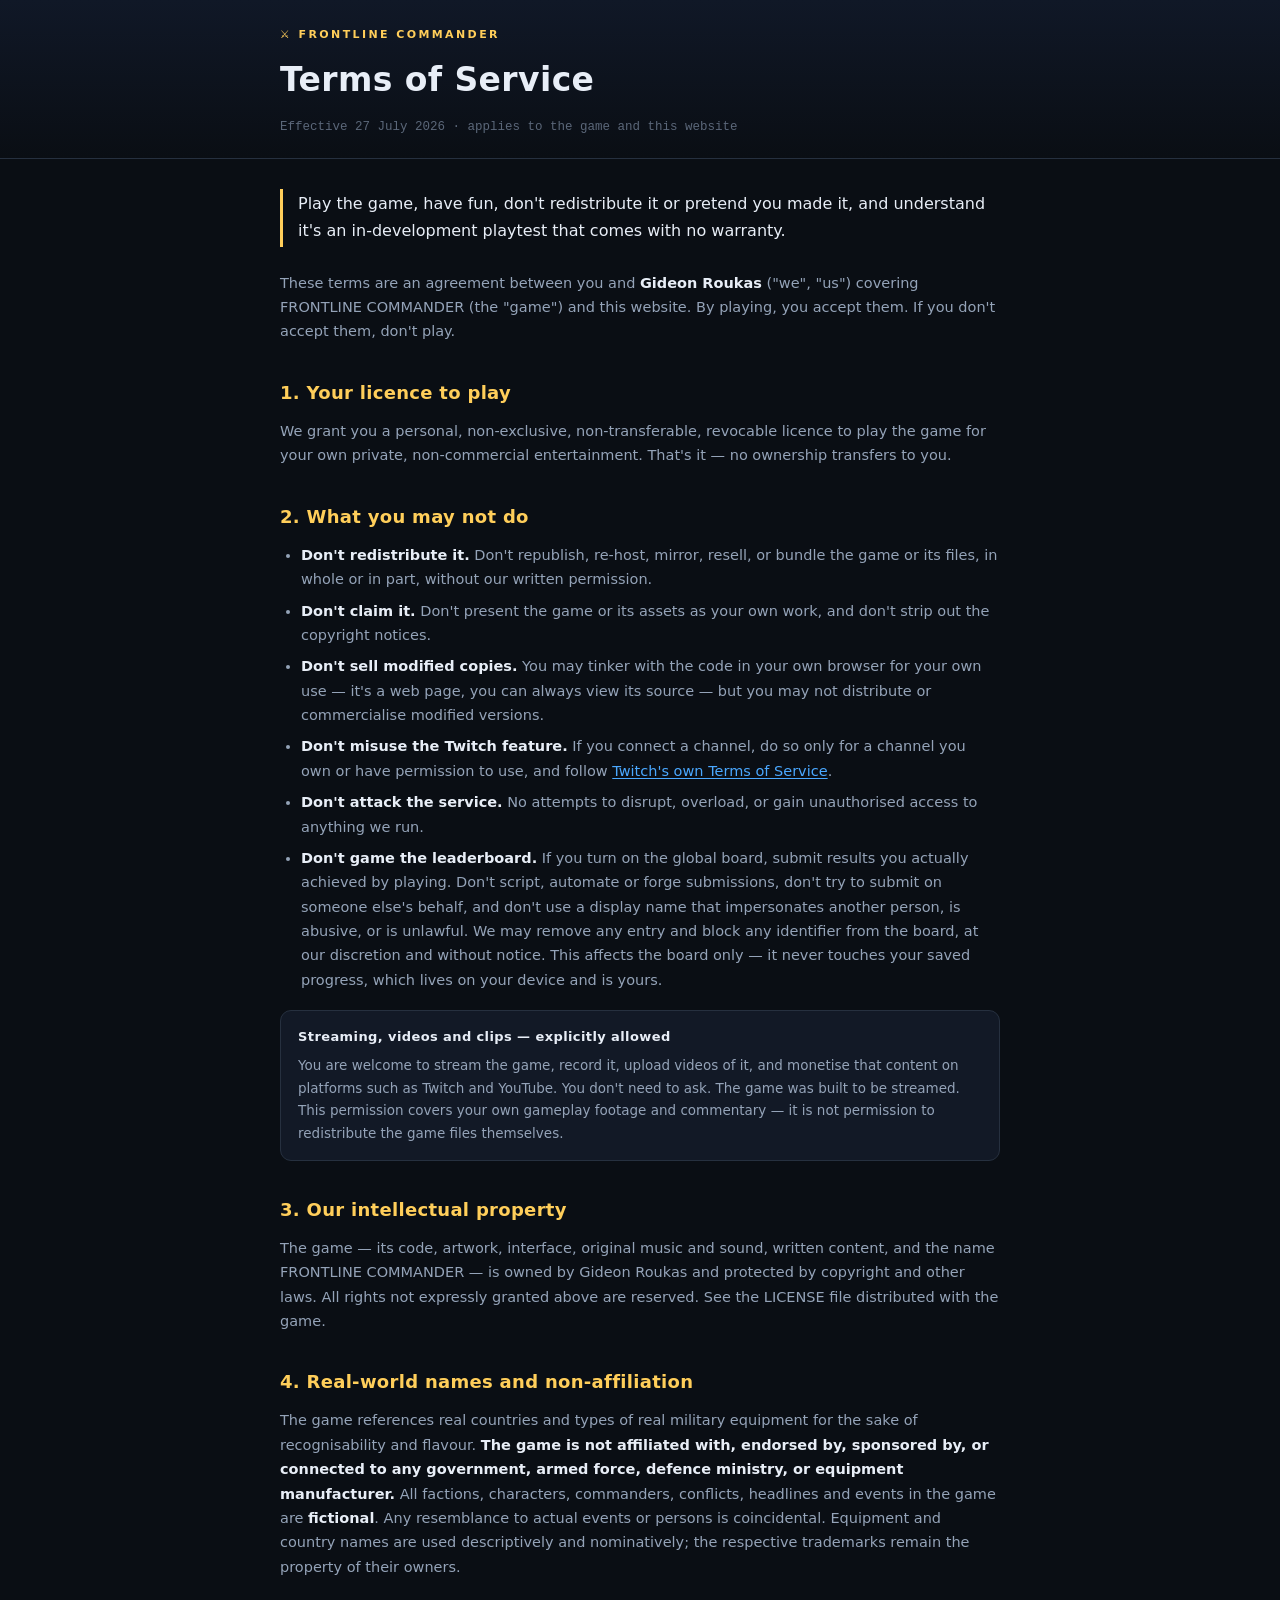
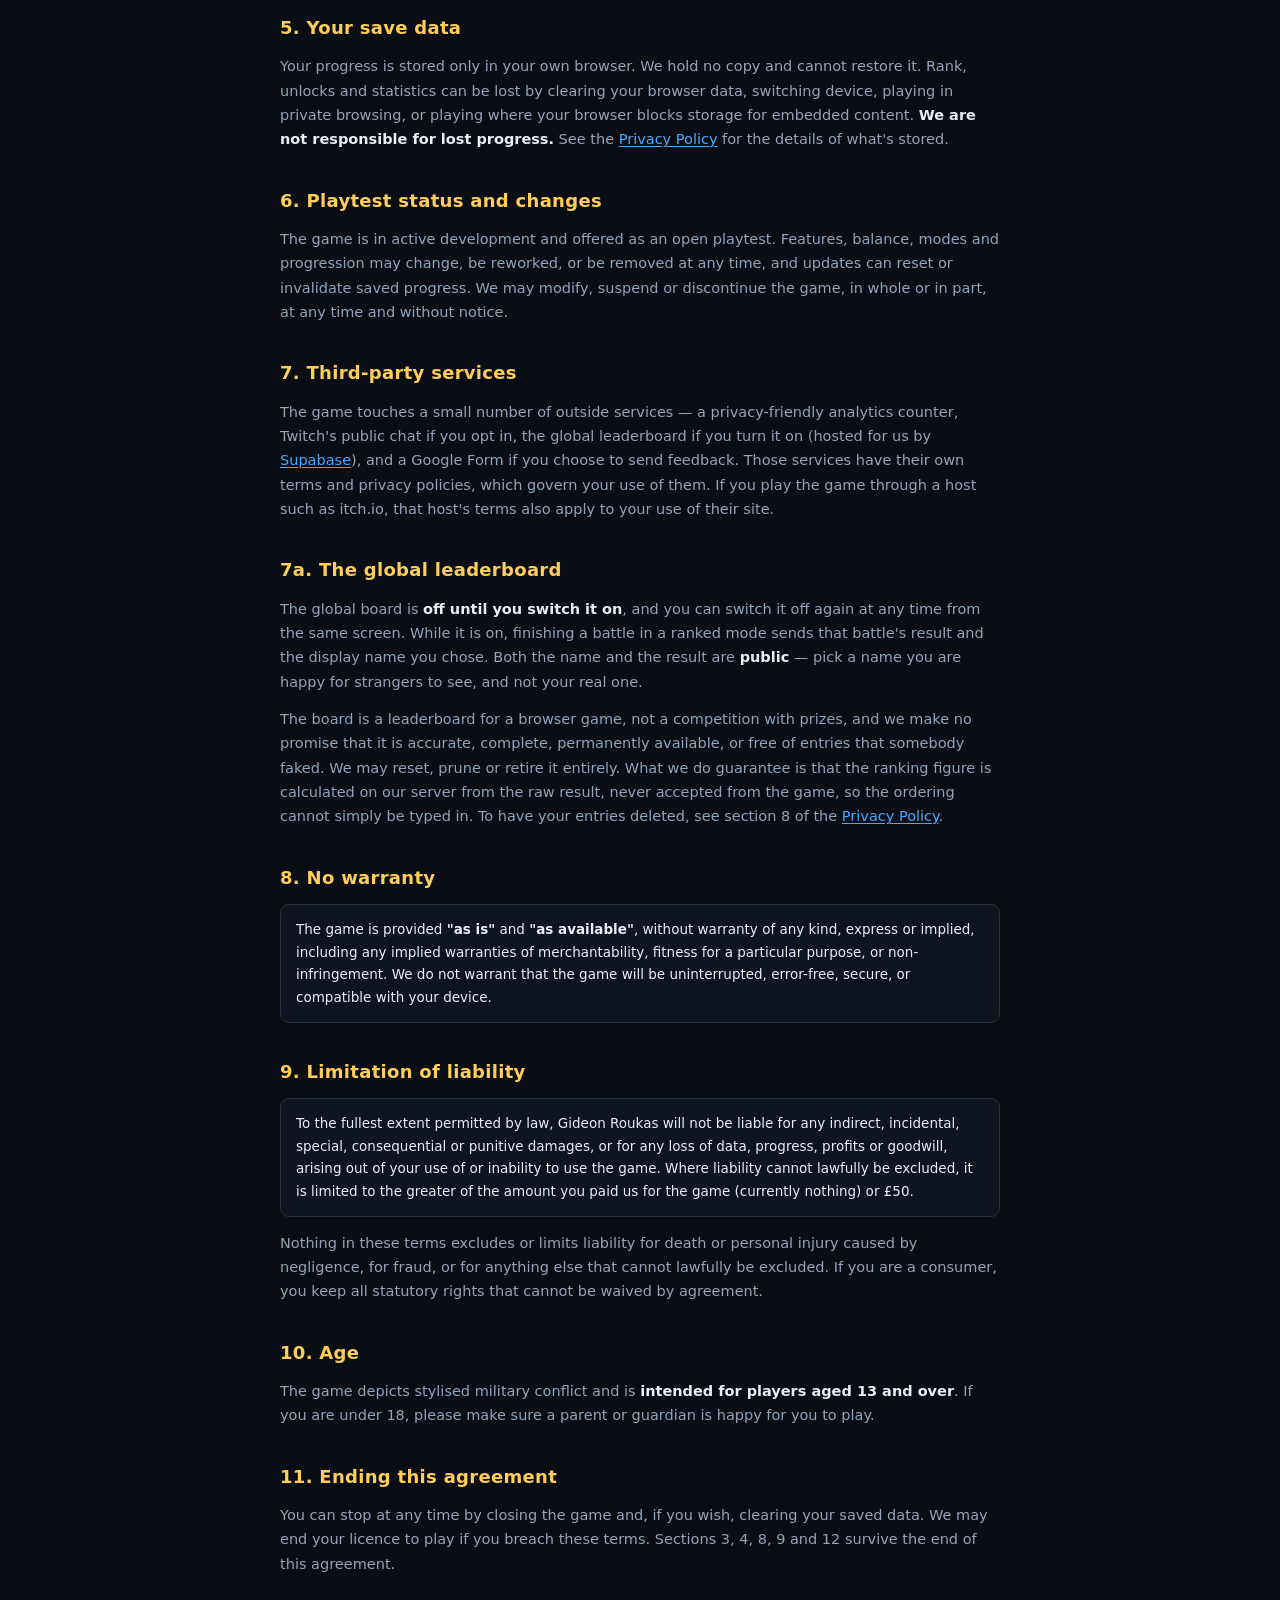
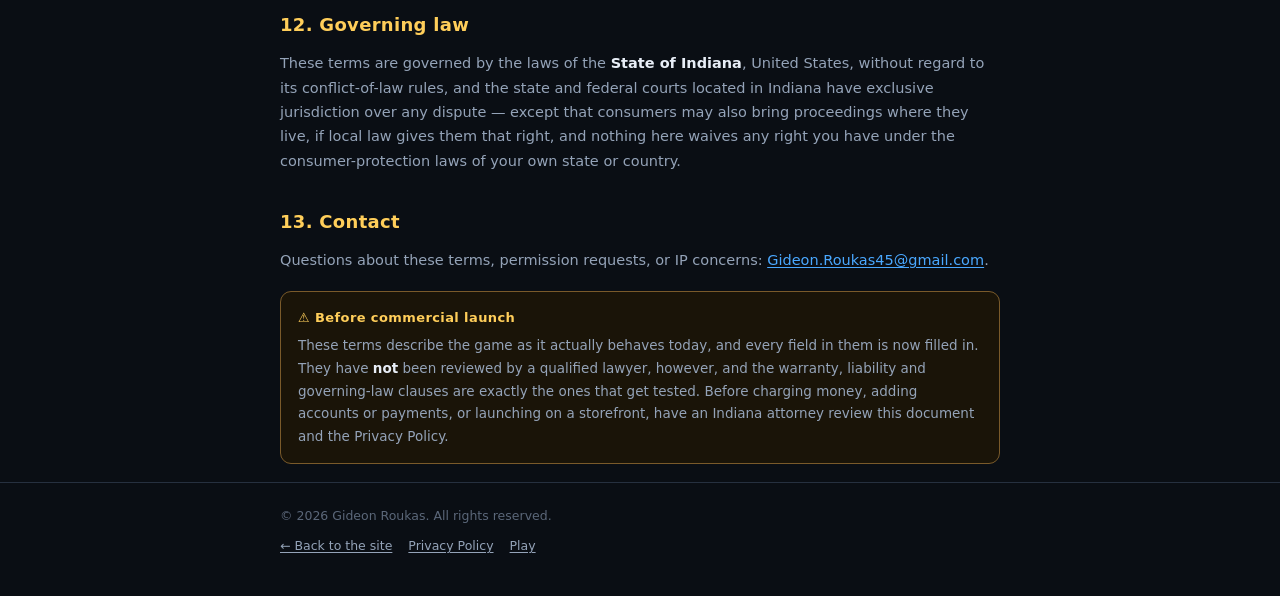
<file: terms.html>
<!DOCTYPE html>
<html lang="en">
<head>
<!-- FRONTLINE COMMANDER — Copyright (c) 2026 Gideon Roukas. All rights reserved. See LICENSE. -->
<meta charset="utf-8">
<meta name="viewport" content="width=device-width,initial-scale=1">
<title>Terms of Service — FRONTLINE COMMANDER</title>
<meta name="description" content="The terms you agree to by playing FRONTLINE COMMANDER.">
<meta name="theme-color" content="#0a0e14">
<meta name="robots" content="index,follow">
<link rel="icon" href="data:image/svg+xml,%3Csvg xmlns='http://www.w3.org/2000/svg' viewBox='0 0 100 100'%3E%3Ctext y='.9em' font-size='90'%3E%E2%9A%94%EF%B8%8F%3C/text%3E%3C/svg%3E">
<meta http-equiv="Content-Security-Policy" content="script-src 'none'; object-src 'none'; base-uri 'none'">
<style>
  :root{
    --bg:#0a0e14; --panel:#121926; --panel2:#0e1520; --line:#26303f;
    --ink:#e8eef7; --dim:#94a3b8; --faint:#5b6779;
    --gold:#ffce5a; --blue:#4aa8ff; --red:#ff5a4a; --good:#3fd07a;
    --font:'Segoe UI',system-ui,-apple-system,Roboto,Helvetica,Arial,sans-serif;
    --mono:'SFMono-Regular',Consolas,'Liberation Mono',Menlo,monospace;
  }
  *{margin:0;padding:0;box-sizing:border-box;}
  body{background:var(--bg);color:var(--ink);font-family:var(--font);line-height:1.68;
    -webkit-text-size-adjust:100%;}
  .wrap{max-width:760px;margin:0 auto;padding:0 20px;}
  header{border-bottom:1px solid var(--line);padding:26px 0 20px;margin-bottom:30px;
    background:linear-gradient(180deg,#101827,#0a0e14);}
  .eyebrow{font-size:11px;font-weight:800;letter-spacing:2.4px;color:var(--gold);
    text-transform:uppercase;margin-bottom:8px;}
  h1{font-size:clamp(24px,5vw,33px);font-weight:800;letter-spacing:.4px;text-wrap:balance;}
  .meta{font-size:12.5px;color:var(--faint);margin-top:9px;font-family:var(--mono);}
  main{padding-bottom:56px;}
  h2{font-size:18px;font-weight:800;margin:34px 0 11px;color:var(--gold);
    letter-spacing:.3px;text-wrap:balance;}
  p{margin-bottom:13px;color:var(--dim);font-size:14.5px;}
  p strong,li strong{color:var(--ink);font-weight:700;}
  ul{margin:0 0 14px 21px;color:var(--dim);font-size:14.5px;}
  li{margin-bottom:7px;}
  a{color:var(--blue);text-decoration:underline;text-underline-offset:2px;}
  a:hover{color:var(--gold);}
  a:focus-visible{outline:2px solid var(--gold);outline-offset:2px;border-radius:2px;}
  .lead{font-size:16px;color:var(--ink);border-left:3px solid var(--gold);
    padding:2px 0 2px 15px;margin-bottom:24px;}
  .box{background:var(--panel);border:1px solid var(--line);border-radius:11px;
    padding:15px 17px;margin:18px 0;}
  .box.warn{border-color:#7a5a2a;background:#1a1408;}
  .box.warn .bt{color:var(--gold);}
  .bt{font-size:13px;font-weight:800;letter-spacing:.4px;margin-bottom:6px;color:var(--ink);}
  .box p:last-child,.box ul:last-child{margin-bottom:0;}
  .box p,.box li{font-size:13.5px;}
  .fill{background:#3a2a08;color:var(--gold);padding:1px 7px;border-radius:5px;
    font-family:var(--mono);font-size:.92em;font-weight:700;
    border:1px dashed var(--gold);}
  .caps{font-size:13.5px;color:var(--ink);background:var(--panel2);
    border:1px solid var(--line);border-radius:9px;padding:13px 15px;margin-bottom:14px;}
  footer{border-top:1px solid var(--line);padding:22px 0 40px;color:var(--faint);
    font-size:12.5px;}
  footer a{color:var(--dim);}
  .navrow{display:flex;gap:16px;flex-wrap:wrap;margin-top:9px;}
</style>
</head>
<body>

<header>
  <div class="wrap">
    <div class="eyebrow">⚔ Frontline Commander</div>
    <h1>Terms of Service</h1>
    <div class="meta">Effective 27 July 2026 · applies to the game and this website</div>
  </div>
</header>

<main class="wrap">

  <p class="lead">Play the game, have fun, don't redistribute it or pretend you made it, and
  understand it's an in-development playtest that comes with no warranty.</p>

  <p>These terms are an agreement between you and <strong>Gideon Roukas</strong> ("we", "us") covering
  FRONTLINE COMMANDER (the "game") and this website. By playing, you accept them. If you don't
  accept them, don't play.</p>

  <h2>1. Your licence to play</h2>
  <p>We grant you a personal, non-exclusive, non-transferable, revocable licence to play the game for
  your own private, non-commercial entertainment. That's it — no ownership transfers to you.</p>

  <h2>2. What you may not do</h2>
  <ul>
    <li><strong>Don't redistribute it.</strong> Don't republish, re-host, mirror, resell, or bundle
    the game or its files, in whole or in part, without our written permission.</li>
    <li><strong>Don't claim it.</strong> Don't present the game or its assets as your own work, and
    don't strip out the copyright notices.</li>
    <li><strong>Don't sell modified copies.</strong> You may tinker with the code in your own browser
    for your own use — it's a web page, you can always view its source — but you may not distribute
    or commercialise modified versions.</li>
    <li><strong>Don't misuse the Twitch feature.</strong> If you connect a channel, do so only for a
    channel you own or have permission to use, and follow
    <a href="https://www.twitch.tv/p/legal/terms-of-service/" rel="noopener noreferrer" target="_blank">Twitch's
    own Terms of Service</a>.</li>
    <li><strong>Don't attack the service.</strong> No attempts to disrupt, overload, or gain
    unauthorised access to anything we run.</li>
    <li><strong>Don't game the leaderboard.</strong> If you turn on the global board, submit results
    you actually achieved by playing. Don't script, automate or forge submissions, don't try to
    submit on someone else's behalf, and don't use a display name that impersonates another person,
    is abusive, or is unlawful. We may remove any entry and block any identifier from the board,
    at our discretion and without notice. This affects the board only &mdash; it never touches your
    saved progress, which lives on your device and is yours.</li>
  </ul>

  <div class="box">
    <div class="bt">Streaming, videos and clips — explicitly allowed</div>
    <p>You are welcome to stream the game, record it, upload videos of it, and monetise that content
    on platforms such as Twitch and YouTube. You don't need to ask. The game was built to be
    streamed. This permission covers your own gameplay footage and commentary — it is not permission
    to redistribute the game files themselves.</p>
  </div>

  <h2>3. Our intellectual property</h2>
  <p>The game — its code, artwork, interface, original music and sound, written content, and the name
  FRONTLINE COMMANDER — is owned by Gideon Roukas and protected by copyright and other laws. All rights
  not expressly granted above are reserved. See the LICENSE file distributed with the game.</p>

  <h2>4. Real-world names and non-affiliation</h2>
  <p>The game references real countries and types of real military equipment for the sake of
  recognisability and flavour. <strong>The game is not affiliated with, endorsed by, sponsored by, or
  connected to any government, armed force, defence ministry, or equipment manufacturer.</strong>
  All factions, characters, commanders, conflicts, headlines and events in the game are
  <strong>fictional</strong>. Any resemblance to actual events or persons is coincidental. Equipment
  and country names are used descriptively and nominatively; the respective trademarks remain the
  property of their owners.</p>

  <h2>5. Your save data</h2>
  <p>Your progress is stored only in your own browser. We hold no copy and cannot restore it. Rank,
  unlocks and statistics can be lost by clearing your browser data, switching device, playing in
  private browsing, or playing where your browser blocks storage for embedded content.
  <strong>We are not responsible for lost progress.</strong> See the
  <a href="privacy.html">Privacy Policy</a> for the details of what's stored.</p>

  <h2>6. Playtest status and changes</h2>
  <p>The game is in active development and offered as an open playtest. Features, balance, modes and
  progression may change, be reworked, or be removed at any time, and updates can reset or
  invalidate saved progress. We may modify, suspend or discontinue the game, in whole or in part, at
  any time and without notice.</p>

  <h2>7. Third-party services</h2>
  <p>The game touches a small number of outside services — a privacy-friendly analytics counter,
  Twitch's public chat if you opt in, the global leaderboard if you turn it on (hosted for us by
  <a href="https://supabase.com" rel="noopener noreferrer" target="_blank">Supabase</a>), and a Google
  Form if you choose to send feedback. Those services have their own terms and privacy policies,
  which govern your use of them. If you play the game through a host such as itch.io, that host's
  terms also apply to your use of their site.</p>

  <h2>7a. The global leaderboard</h2>
  <p>The global board is <strong>off until you switch it on</strong>, and you can switch it off again
  at any time from the same screen. While it is on, finishing a battle in a ranked mode sends that
  battle's result and the display name you chose. Both the name and the result are
  <strong>public</strong> — pick a name you are happy for strangers to see, and not your real one.</p>
  <p>The board is a leaderboard for a browser game, not a competition with prizes, and we make no
  promise that it is accurate, complete, permanently available, or free of entries that somebody
  faked. We may reset, prune or retire it entirely. What we do guarantee is that the ranking figure
  is calculated on our server from the raw result, never accepted from the game, so the ordering
  cannot simply be typed in. To have your entries deleted, see section 8 of the
  <a href="privacy.html">Privacy Policy</a>.</p>

  <h2>8. No warranty</h2>
  <div class="caps">The game is provided <strong>"as is"</strong> and <strong>"as available"</strong>,
  without warranty of any kind, express or implied, including any implied warranties of
  merchantability, fitness for a particular purpose, or non-infringement. We do not warrant that the
  game will be uninterrupted, error-free, secure, or compatible with your device.</div>

  <h2>9. Limitation of liability</h2>
  <div class="caps">To the fullest extent permitted by law, Gideon Roukas will not be liable for any
  indirect, incidental, special, consequential or punitive damages, or for any loss of data, progress,
  profits or goodwill, arising out of your use of or inability to use the game. Where liability
  cannot lawfully be excluded, it is limited to the greater of the amount you paid us for the game
  (currently nothing) or £50.</div>
  <p>Nothing in these terms excludes or limits liability for death or personal injury caused by
  negligence, for fraud, or for anything else that cannot lawfully be excluded. If you are a
  consumer, you keep all statutory rights that cannot be waived by agreement.</p>

  <h2>10. Age</h2>
  <p>The game depicts stylised military conflict and is <strong>intended for players aged 13 and
  over</strong>. If you are under 18, please make sure a parent or guardian is happy for you to play.</p>

  <h2>11. Ending this agreement</h2>
  <p>You can stop at any time by closing the game and, if you wish, clearing your saved data. We may
  end your licence to play if you breach these terms. Sections 3, 4, 8, 9 and 12 survive the end of
  this agreement.</p>

  <h2>12. Governing law</h2>
  <p>These terms are governed by the laws of the <strong>State of Indiana</strong>, United States,
  without regard to its conflict-of-law rules, and the state and federal courts located in Indiana
  have exclusive jurisdiction over any dispute — except that consumers may also bring proceedings
  where they live, if local law gives them that right, and nothing here waives any right you have
  under the consumer-protection laws of your own state or country.</p>

  <h2>13. Contact</h2>
  <p>Questions about these terms, permission requests, or IP concerns:
  <a href="mailto:Gideon.Roukas45@gmail.com">Gideon.Roukas45@gmail.com</a>.</p>

  <div class="box warn">
    <div class="bt">⚠ Before commercial launch</div>
    <p>These terms describe the game as it actually behaves today, and every field in them is now
    filled in. They have <strong>not</strong> been reviewed by a qualified lawyer, however, and the
    warranty, liability and governing-law clauses are exactly the ones that get tested. Before
    charging money, adding accounts or payments, or launching on a storefront, have an Indiana
    attorney review this document and the Privacy Policy.</p>
  </div>

</main>

<footer>
  <div class="wrap">
    © 2026 Gideon Roukas. All rights reserved.
    <div class="navrow">
      <a href="index.html">← Back to the site</a>
      <a href="privacy.html">Privacy Policy</a>
      <a href="wargame.html">Play</a>
    </div>
  </div>
</footer>

</body>
</html>
</file>
